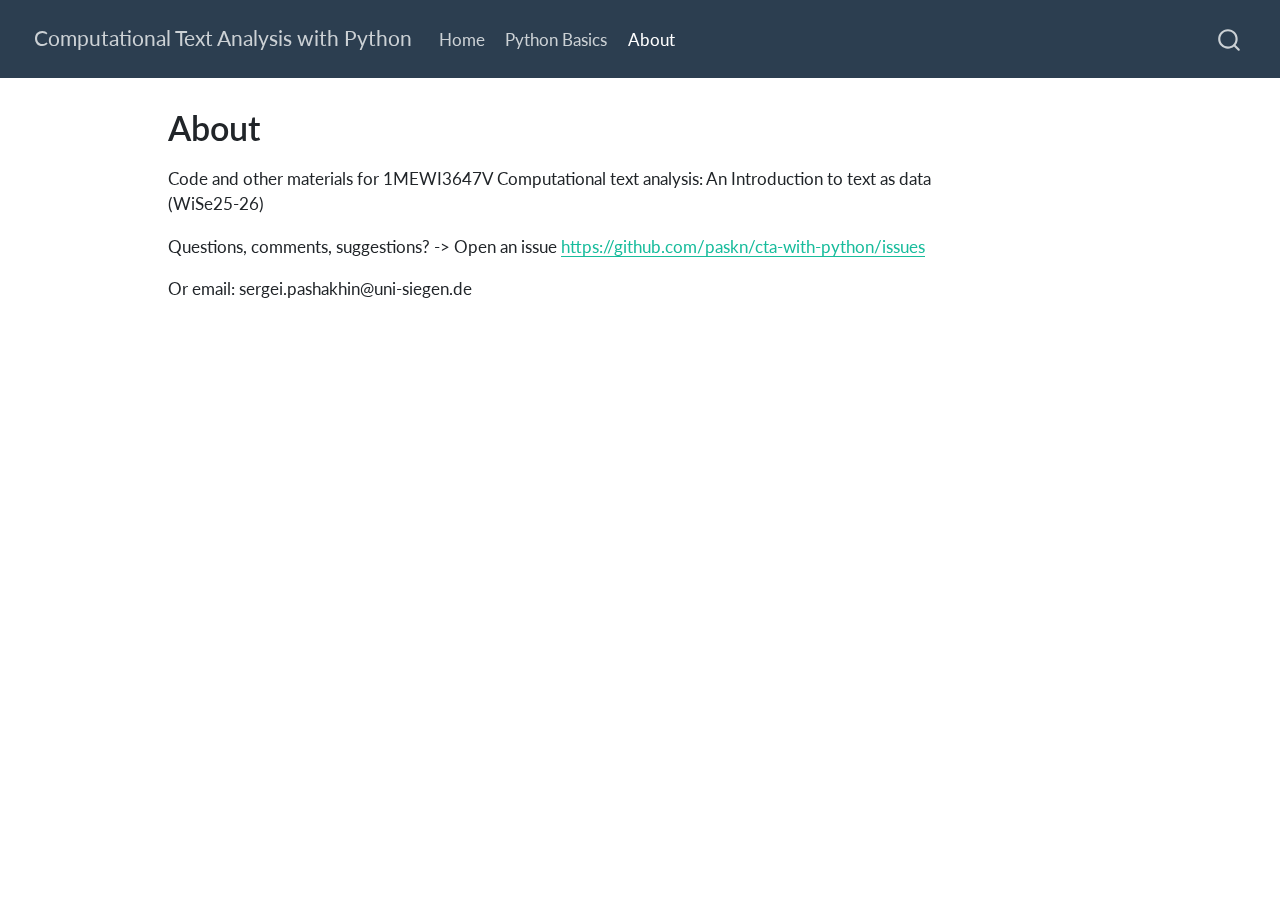
<file: about.html>
<!DOCTYPE html>
<html xmlns="http://www.w3.org/1999/xhtml" lang="en" xml:lang="en"><head>

<meta charset="utf-8">
<meta name="generator" content="quarto-1.8.25">

<meta name="viewport" content="width=device-width, initial-scale=1.0, user-scalable=yes">


<title>About – Computational Text Analysis with Python</title>
<style>
code{white-space: pre-wrap;}
span.smallcaps{font-variant: small-caps;}
div.columns{display: flex; gap: min(4vw, 1.5em);}
div.column{flex: auto; overflow-x: auto;}
div.hanging-indent{margin-left: 1.5em; text-indent: -1.5em;}
ul.task-list{list-style: none;}
ul.task-list li input[type="checkbox"] {
  width: 0.8em;
  margin: 0 0.8em 0.2em -1em; /* quarto-specific, see https://github.com/quarto-dev/quarto-cli/issues/4556 */ 
  vertical-align: middle;
}
</style>


<script src="site_libs/quarto-nav/quarto-nav.js"></script>
<script src="site_libs/quarto-nav/headroom.min.js"></script>
<script src="site_libs/clipboard/clipboard.min.js"></script>
<script src="site_libs/quarto-search/autocomplete.umd.js"></script>
<script src="site_libs/quarto-search/fuse.min.js"></script>
<script src="site_libs/quarto-search/quarto-search.js"></script>
<meta name="quarto:offset" content="./">
<script src="site_libs/quarto-html/quarto.js" type="module"></script>
<script src="site_libs/quarto-html/tabsets/tabsets.js" type="module"></script>
<script src="site_libs/quarto-html/axe/axe-check.js" type="module"></script>
<script src="site_libs/quarto-html/popper.min.js"></script>
<script src="site_libs/quarto-html/tippy.umd.min.js"></script>
<script src="site_libs/quarto-html/anchor.min.js"></script>
<link href="site_libs/quarto-html/tippy.css" rel="stylesheet">
<link href="site_libs/quarto-html/quarto-syntax-highlighting-7b89279ff1a6dce999919e0e67d4d9ec.css" rel="stylesheet" id="quarto-text-highlighting-styles">
<script src="site_libs/bootstrap/bootstrap.min.js"></script>
<link href="site_libs/bootstrap/bootstrap-icons.css" rel="stylesheet">
<link href="site_libs/bootstrap/bootstrap-1713a1406d2974de726a81ab5f352b8f.min.css" rel="stylesheet" append-hash="true" id="quarto-bootstrap" data-mode="light">
<script id="quarto-search-options" type="application/json">{
  "location": "navbar",
  "copy-button": false,
  "collapse-after": 3,
  "panel-placement": "end",
  "type": "overlay",
  "limit": 50,
  "keyboard-shortcut": [
    "f",
    "/",
    "s"
  ],
  "show-item-context": false,
  "language": {
    "search-no-results-text": "No results",
    "search-matching-documents-text": "matching documents",
    "search-copy-link-title": "Copy link to search",
    "search-hide-matches-text": "Hide additional matches",
    "search-more-match-text": "more match in this document",
    "search-more-matches-text": "more matches in this document",
    "search-clear-button-title": "Clear",
    "search-text-placeholder": "",
    "search-detached-cancel-button-title": "Cancel",
    "search-submit-button-title": "Submit",
    "search-label": "Search"
  }
}</script>


<link rel="stylesheet" href="styles.css">
</head>

<body class="nav-fixed quarto-light">

<div id="quarto-search-results"></div>
  <header id="quarto-header" class="headroom fixed-top">
    <nav class="navbar navbar-expand-lg " data-bs-theme="dark">
      <div class="navbar-container container-fluid">
      <div class="navbar-brand-container mx-auto">
    <a href="./index.html" class="navbar-brand navbar-brand-logo">
    </a>
    <a class="navbar-brand" href="./index.html">
    <span class="navbar-title">Computational Text Analysis with Python</span>
    </a>
  </div>
            <div id="quarto-search" class="" title="Search"></div>
          <button class="navbar-toggler" type="button" data-bs-toggle="collapse" data-bs-target="#navbarCollapse" aria-controls="navbarCollapse" role="menu" aria-expanded="false" aria-label="Toggle navigation" onclick="if (window.quartoToggleHeadroom) { window.quartoToggleHeadroom(); }">
  <span class="navbar-toggler-icon"></span>
</button>
          <div class="collapse navbar-collapse" id="navbarCollapse">
            <ul class="navbar-nav navbar-nav-scroll me-auto">
  <li class="nav-item">
    <a class="nav-link" href="./index.html"> 
<span class="menu-text">Home</span></a>
  </li>  
  <li class="nav-item">
    <a class="nav-link" href="./basic-python.html"> 
<span class="menu-text">Python Basics</span></a>
  </li>  
  <li class="nav-item">
    <a class="nav-link active" href="./about.html" aria-current="page"> 
<span class="menu-text">About</span></a>
  </li>  
</ul>
          </div> <!-- /navcollapse -->
            <div class="quarto-navbar-tools">
</div>
      </div> <!-- /container-fluid -->
    </nav>
</header>
<!-- content -->
<div id="quarto-content" class="quarto-container page-columns page-rows-contents page-layout-article page-navbar">
<!-- sidebar -->
<!-- margin-sidebar -->
    <div id="quarto-margin-sidebar" class="sidebar margin-sidebar zindex-bottom">
        
    </div>
<!-- main -->
<main class="content" id="quarto-document-content">

<header id="title-block-header" class="quarto-title-block default">
<div class="quarto-title">
<h1 class="title">About</h1>
</div>



<div class="quarto-title-meta">

    
  
    
  </div>
  


</header>


<p>Code and other materials for 1MEWI3647V Computational text analysis: An Introduction to text as data (WiSe25-26)</p>
<p>Questions, comments, suggestions? -&gt; Open an issue <a href="https://github.com/paskn/cta-with-python/issues">https://github.com/paskn/cta-with-python/issues</a></p>
<p>Or email: sergei.pashakhin@uni-siegen.de</p>



</main> <!-- /main -->
<script id="quarto-html-after-body" type="application/javascript">
  window.document.addEventListener("DOMContentLoaded", function (event) {
    const icon = "";
    const anchorJS = new window.AnchorJS();
    anchorJS.options = {
      placement: 'right',
      icon: icon
    };
    anchorJS.add('.anchored');
    const isCodeAnnotation = (el) => {
      for (const clz of el.classList) {
        if (clz.startsWith('code-annotation-')) {                     
          return true;
        }
      }
      return false;
    }
    const onCopySuccess = function(e) {
      // button target
      const button = e.trigger;
      // don't keep focus
      button.blur();
      // flash "checked"
      button.classList.add('code-copy-button-checked');
      var currentTitle = button.getAttribute("title");
      button.setAttribute("title", "Copied!");
      let tooltip;
      if (window.bootstrap) {
        button.setAttribute("data-bs-toggle", "tooltip");
        button.setAttribute("data-bs-placement", "left");
        button.setAttribute("data-bs-title", "Copied!");
        tooltip = new bootstrap.Tooltip(button, 
          { trigger: "manual", 
            customClass: "code-copy-button-tooltip",
            offset: [0, -8]});
        tooltip.show();    
      }
      setTimeout(function() {
        if (tooltip) {
          tooltip.hide();
          button.removeAttribute("data-bs-title");
          button.removeAttribute("data-bs-toggle");
          button.removeAttribute("data-bs-placement");
        }
        button.setAttribute("title", currentTitle);
        button.classList.remove('code-copy-button-checked');
      }, 1000);
      // clear code selection
      e.clearSelection();
    }
    const getTextToCopy = function(trigger) {
      const outerScaffold = trigger.parentElement.cloneNode(true);
      const codeEl = outerScaffold.querySelector('code');
      for (const childEl of codeEl.children) {
        if (isCodeAnnotation(childEl)) {
          childEl.remove();
        }
      }
      return codeEl.innerText;
    }
    const clipboard = new window.ClipboardJS('.code-copy-button:not([data-in-quarto-modal])', {
      text: getTextToCopy
    });
    clipboard.on('success', onCopySuccess);
    if (window.document.getElementById('quarto-embedded-source-code-modal')) {
      const clipboardModal = new window.ClipboardJS('.code-copy-button[data-in-quarto-modal]', {
        text: getTextToCopy,
        container: window.document.getElementById('quarto-embedded-source-code-modal')
      });
      clipboardModal.on('success', onCopySuccess);
    }
      var localhostRegex = new RegExp(/^(?:http|https):\/\/localhost\:?[0-9]*\//);
      var mailtoRegex = new RegExp(/^mailto:/);
        var filterRegex = new RegExp("https:\/\/paskn\.github\.io\/cta-with-python\/");
      var isInternal = (href) => {
          return filterRegex.test(href) || localhostRegex.test(href) || mailtoRegex.test(href);
      }
      // Inspect non-navigation links and adorn them if external
     var links = window.document.querySelectorAll('a[href]:not(.nav-link):not(.navbar-brand):not(.toc-action):not(.sidebar-link):not(.sidebar-item-toggle):not(.pagination-link):not(.no-external):not([aria-hidden]):not(.dropdown-item):not(.quarto-navigation-tool):not(.about-link)');
      for (var i=0; i<links.length; i++) {
        const link = links[i];
        if (!isInternal(link.href)) {
          // undo the damage that might have been done by quarto-nav.js in the case of
          // links that we want to consider external
          if (link.dataset.originalHref !== undefined) {
            link.href = link.dataset.originalHref;
          }
        }
      }
    function tippyHover(el, contentFn, onTriggerFn, onUntriggerFn) {
      const config = {
        allowHTML: true,
        maxWidth: 500,
        delay: 100,
        arrow: false,
        appendTo: function(el) {
            return el.parentElement;
        },
        interactive: true,
        interactiveBorder: 10,
        theme: 'quarto',
        placement: 'bottom-start',
      };
      if (contentFn) {
        config.content = contentFn;
      }
      if (onTriggerFn) {
        config.onTrigger = onTriggerFn;
      }
      if (onUntriggerFn) {
        config.onUntrigger = onUntriggerFn;
      }
      window.tippy(el, config); 
    }
    const noterefs = window.document.querySelectorAll('a[role="doc-noteref"]');
    for (var i=0; i<noterefs.length; i++) {
      const ref = noterefs[i];
      tippyHover(ref, function() {
        // use id or data attribute instead here
        let href = ref.getAttribute('data-footnote-href') || ref.getAttribute('href');
        try { href = new URL(href).hash; } catch {}
        const id = href.replace(/^#\/?/, "");
        const note = window.document.getElementById(id);
        if (note) {
          return note.innerHTML;
        } else {
          return "";
        }
      });
    }
    const xrefs = window.document.querySelectorAll('a.quarto-xref');
    const processXRef = (id, note) => {
      // Strip column container classes
      const stripColumnClz = (el) => {
        el.classList.remove("page-full", "page-columns");
        if (el.children) {
          for (const child of el.children) {
            stripColumnClz(child);
          }
        }
      }
      stripColumnClz(note)
      if (id === null || id.startsWith('sec-')) {
        // Special case sections, only their first couple elements
        const container = document.createElement("div");
        if (note.children && note.children.length > 2) {
          container.appendChild(note.children[0].cloneNode(true));
          for (let i = 1; i < note.children.length; i++) {
            const child = note.children[i];
            if (child.tagName === "P" && child.innerText === "") {
              continue;
            } else {
              container.appendChild(child.cloneNode(true));
              break;
            }
          }
          if (window.Quarto?.typesetMath) {
            window.Quarto.typesetMath(container);
          }
          return container.innerHTML
        } else {
          if (window.Quarto?.typesetMath) {
            window.Quarto.typesetMath(note);
          }
          return note.innerHTML;
        }
      } else {
        // Remove any anchor links if they are present
        const anchorLink = note.querySelector('a.anchorjs-link');
        if (anchorLink) {
          anchorLink.remove();
        }
        if (window.Quarto?.typesetMath) {
          window.Quarto.typesetMath(note);
        }
        if (note.classList.contains("callout")) {
          return note.outerHTML;
        } else {
          return note.innerHTML;
        }
      }
    }
    for (var i=0; i<xrefs.length; i++) {
      const xref = xrefs[i];
      tippyHover(xref, undefined, function(instance) {
        instance.disable();
        let url = xref.getAttribute('href');
        let hash = undefined; 
        if (url.startsWith('#')) {
          hash = url;
        } else {
          try { hash = new URL(url).hash; } catch {}
        }
        if (hash) {
          const id = hash.replace(/^#\/?/, "");
          const note = window.document.getElementById(id);
          if (note !== null) {
            try {
              const html = processXRef(id, note.cloneNode(true));
              instance.setContent(html);
            } finally {
              instance.enable();
              instance.show();
            }
          } else {
            // See if we can fetch this
            fetch(url.split('#')[0])
            .then(res => res.text())
            .then(html => {
              const parser = new DOMParser();
              const htmlDoc = parser.parseFromString(html, "text/html");
              const note = htmlDoc.getElementById(id);
              if (note !== null) {
                const html = processXRef(id, note);
                instance.setContent(html);
              } 
            }).finally(() => {
              instance.enable();
              instance.show();
            });
          }
        } else {
          // See if we can fetch a full url (with no hash to target)
          // This is a special case and we should probably do some content thinning / targeting
          fetch(url)
          .then(res => res.text())
          .then(html => {
            const parser = new DOMParser();
            const htmlDoc = parser.parseFromString(html, "text/html");
            const note = htmlDoc.querySelector('main.content');
            if (note !== null) {
              // This should only happen for chapter cross references
              // (since there is no id in the URL)
              // remove the first header
              if (note.children.length > 0 && note.children[0].tagName === "HEADER") {
                note.children[0].remove();
              }
              const html = processXRef(null, note);
              instance.setContent(html);
            } 
          }).finally(() => {
            instance.enable();
            instance.show();
          });
        }
      }, function(instance) {
      });
    }
        let selectedAnnoteEl;
        const selectorForAnnotation = ( cell, annotation) => {
          let cellAttr = 'data-code-cell="' + cell + '"';
          let lineAttr = 'data-code-annotation="' +  annotation + '"';
          const selector = 'span[' + cellAttr + '][' + lineAttr + ']';
          return selector;
        }
        const selectCodeLines = (annoteEl) => {
          const doc = window.document;
          const targetCell = annoteEl.getAttribute("data-target-cell");
          const targetAnnotation = annoteEl.getAttribute("data-target-annotation");
          const annoteSpan = window.document.querySelector(selectorForAnnotation(targetCell, targetAnnotation));
          const lines = annoteSpan.getAttribute("data-code-lines").split(",");
          const lineIds = lines.map((line) => {
            return targetCell + "-" + line;
          })
          let top = null;
          let height = null;
          let parent = null;
          if (lineIds.length > 0) {
              //compute the position of the single el (top and bottom and make a div)
              const el = window.document.getElementById(lineIds[0]);
              top = el.offsetTop;
              height = el.offsetHeight;
              parent = el.parentElement.parentElement;
            if (lineIds.length > 1) {
              const lastEl = window.document.getElementById(lineIds[lineIds.length - 1]);
              const bottom = lastEl.offsetTop + lastEl.offsetHeight;
              height = bottom - top;
            }
            if (top !== null && height !== null && parent !== null) {
              // cook up a div (if necessary) and position it 
              let div = window.document.getElementById("code-annotation-line-highlight");
              if (div === null) {
                div = window.document.createElement("div");
                div.setAttribute("id", "code-annotation-line-highlight");
                div.style.position = 'absolute';
                parent.appendChild(div);
              }
              div.style.top = top - 2 + "px";
              div.style.height = height + 4 + "px";
              div.style.left = 0;
              let gutterDiv = window.document.getElementById("code-annotation-line-highlight-gutter");
              if (gutterDiv === null) {
                gutterDiv = window.document.createElement("div");
                gutterDiv.setAttribute("id", "code-annotation-line-highlight-gutter");
                gutterDiv.style.position = 'absolute';
                const codeCell = window.document.getElementById(targetCell);
                const gutter = codeCell.querySelector('.code-annotation-gutter');
                gutter.appendChild(gutterDiv);
              }
              gutterDiv.style.top = top - 2 + "px";
              gutterDiv.style.height = height + 4 + "px";
            }
            selectedAnnoteEl = annoteEl;
          }
        };
        const unselectCodeLines = () => {
          const elementsIds = ["code-annotation-line-highlight", "code-annotation-line-highlight-gutter"];
          elementsIds.forEach((elId) => {
            const div = window.document.getElementById(elId);
            if (div) {
              div.remove();
            }
          });
          selectedAnnoteEl = undefined;
        };
          // Handle positioning of the toggle
      window.addEventListener(
        "resize",
        throttle(() => {
          elRect = undefined;
          if (selectedAnnoteEl) {
            selectCodeLines(selectedAnnoteEl);
          }
        }, 10)
      );
      function throttle(fn, ms) {
      let throttle = false;
      let timer;
        return (...args) => {
          if(!throttle) { // first call gets through
              fn.apply(this, args);
              throttle = true;
          } else { // all the others get throttled
              if(timer) clearTimeout(timer); // cancel #2
              timer = setTimeout(() => {
                fn.apply(this, args);
                timer = throttle = false;
              }, ms);
          }
        };
      }
        // Attach click handler to the DT
        const annoteDls = window.document.querySelectorAll('dt[data-target-cell]');
        for (const annoteDlNode of annoteDls) {
          annoteDlNode.addEventListener('click', (event) => {
            const clickedEl = event.target;
            if (clickedEl !== selectedAnnoteEl) {
              unselectCodeLines();
              const activeEl = window.document.querySelector('dt[data-target-cell].code-annotation-active');
              if (activeEl) {
                activeEl.classList.remove('code-annotation-active');
              }
              selectCodeLines(clickedEl);
              clickedEl.classList.add('code-annotation-active');
            } else {
              // Unselect the line
              unselectCodeLines();
              clickedEl.classList.remove('code-annotation-active');
            }
          });
        }
    const findCites = (el) => {
      const parentEl = el.parentElement;
      if (parentEl) {
        const cites = parentEl.dataset.cites;
        if (cites) {
          return {
            el,
            cites: cites.split(' ')
          };
        } else {
          return findCites(el.parentElement)
        }
      } else {
        return undefined;
      }
    };
    var bibliorefs = window.document.querySelectorAll('a[role="doc-biblioref"]');
    for (var i=0; i<bibliorefs.length; i++) {
      const ref = bibliorefs[i];
      const citeInfo = findCites(ref);
      if (citeInfo) {
        tippyHover(citeInfo.el, function() {
          var popup = window.document.createElement('div');
          citeInfo.cites.forEach(function(cite) {
            var citeDiv = window.document.createElement('div');
            citeDiv.classList.add('hanging-indent');
            citeDiv.classList.add('csl-entry');
            var biblioDiv = window.document.getElementById('ref-' + cite);
            if (biblioDiv) {
              citeDiv.innerHTML = biblioDiv.innerHTML;
            }
            popup.appendChild(citeDiv);
          });
          return popup.innerHTML;
        });
      }
    }
  });
  </script>
</div> <!-- /content -->




</body></html>
</file>
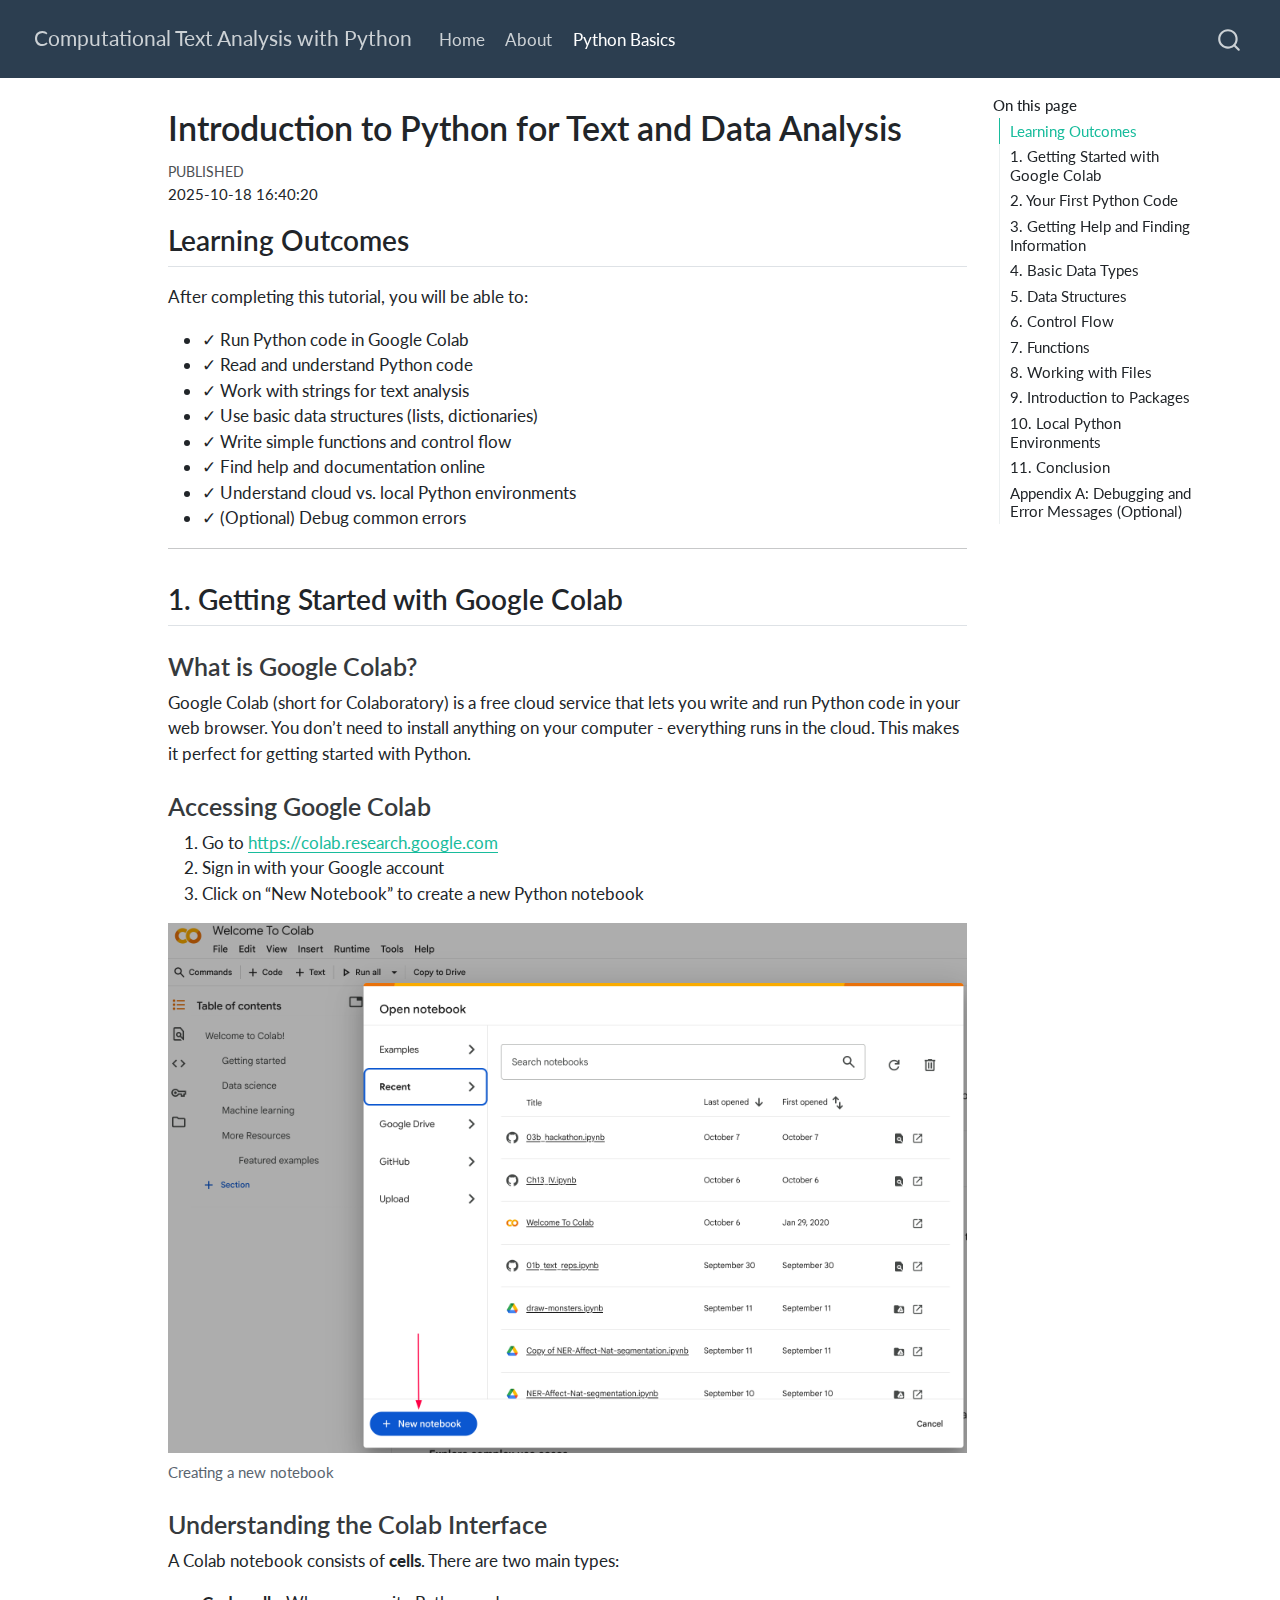
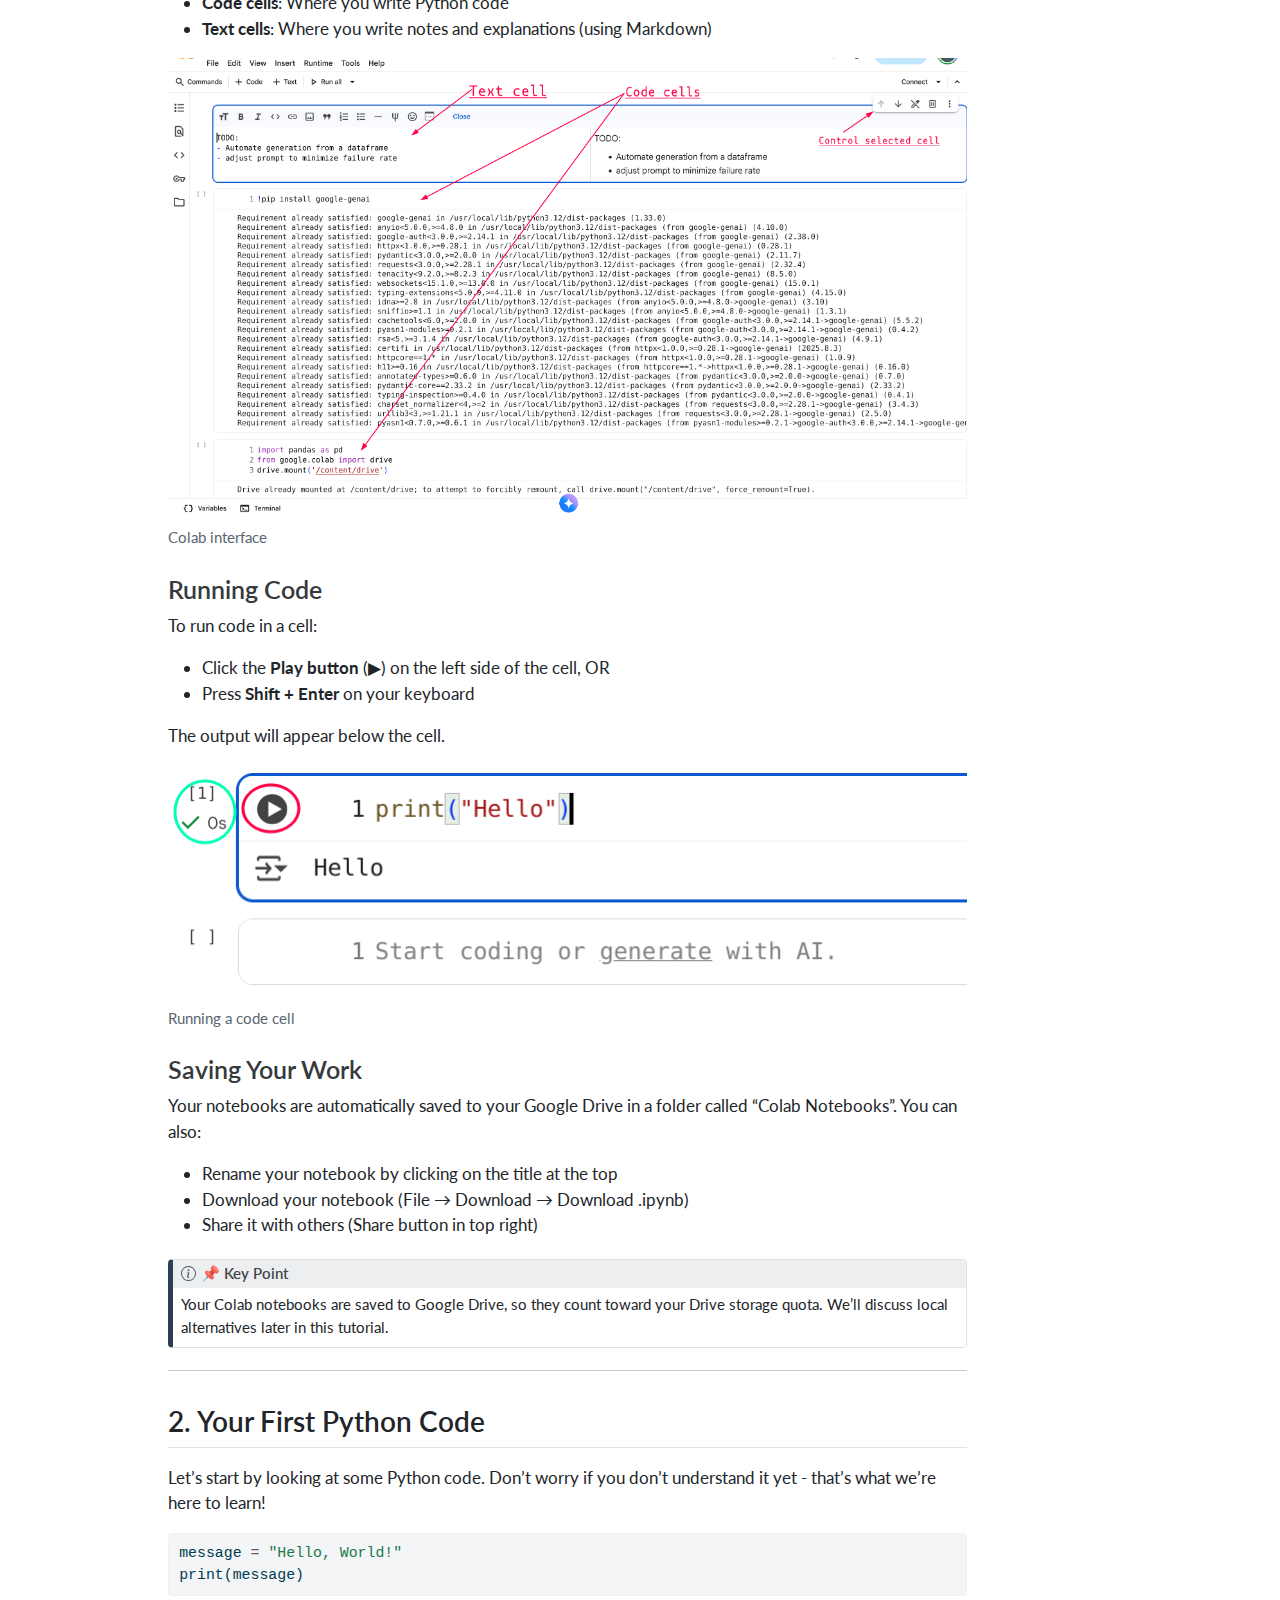
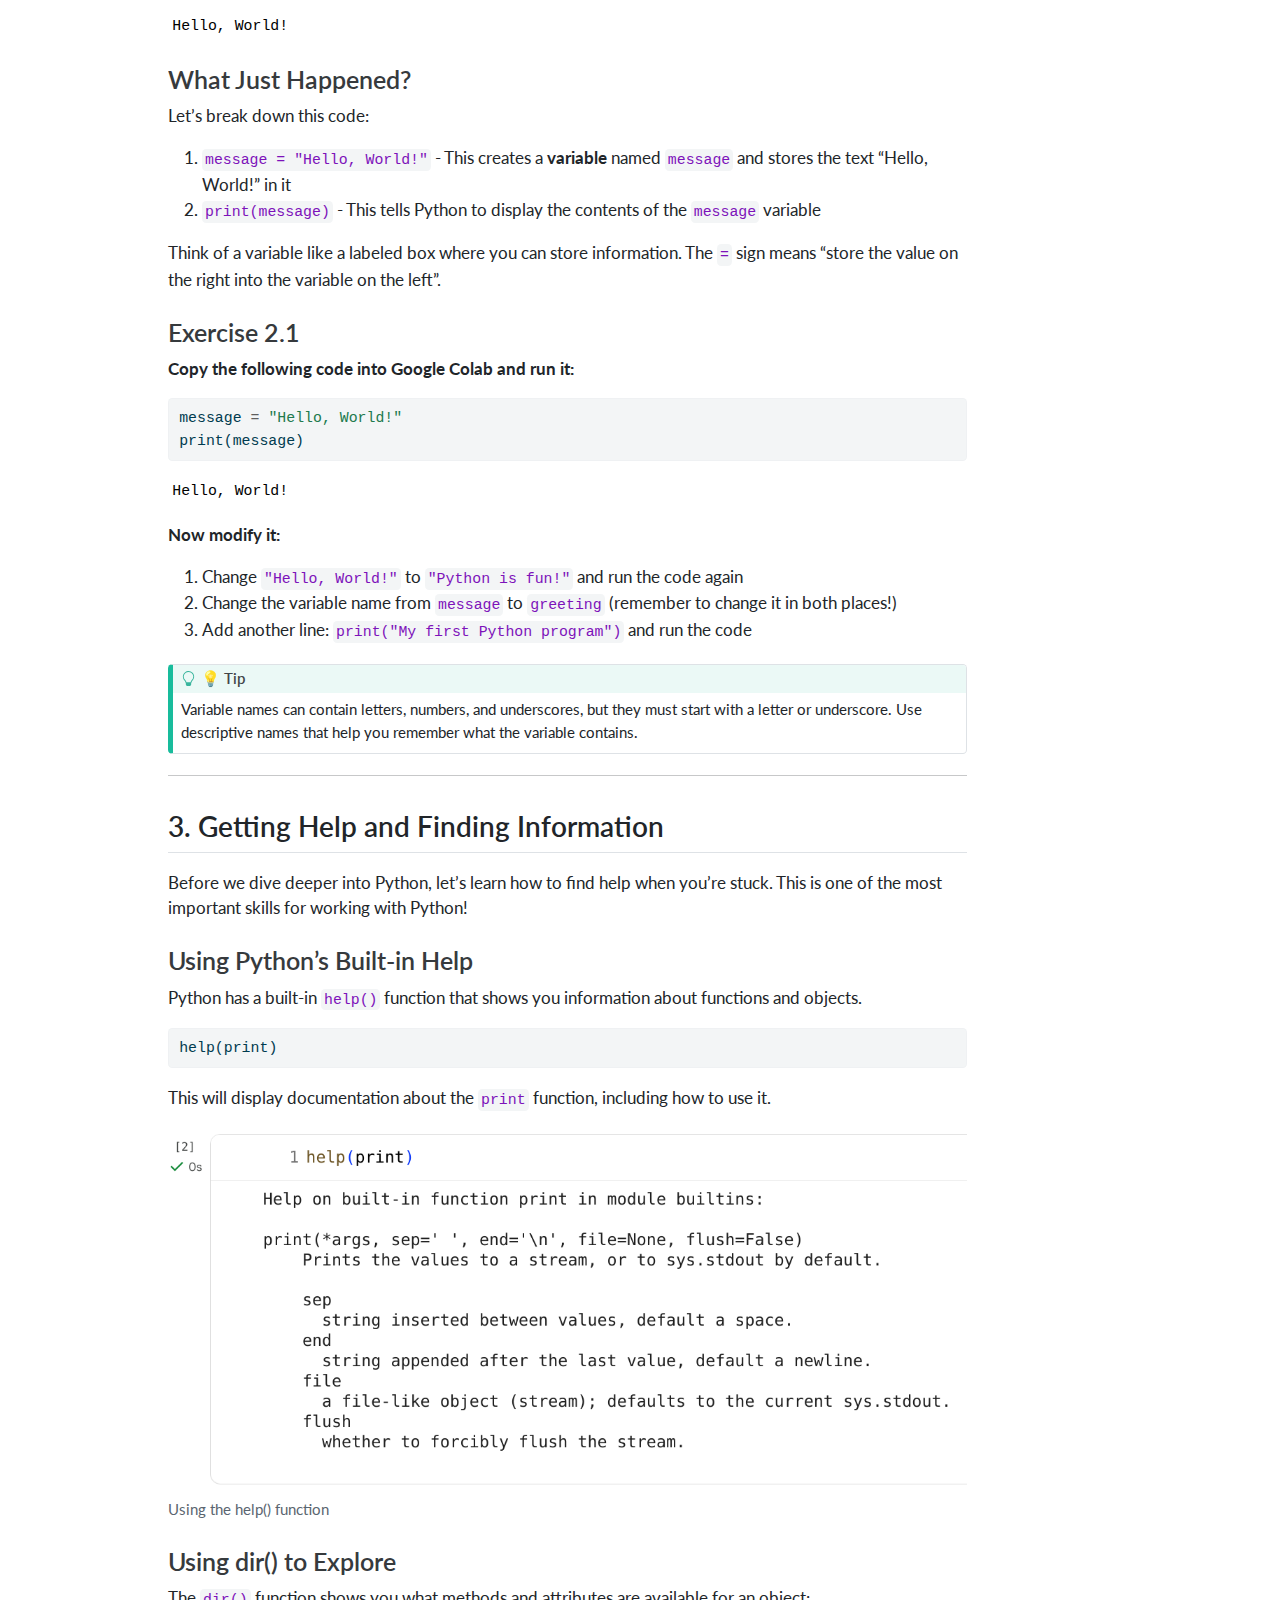
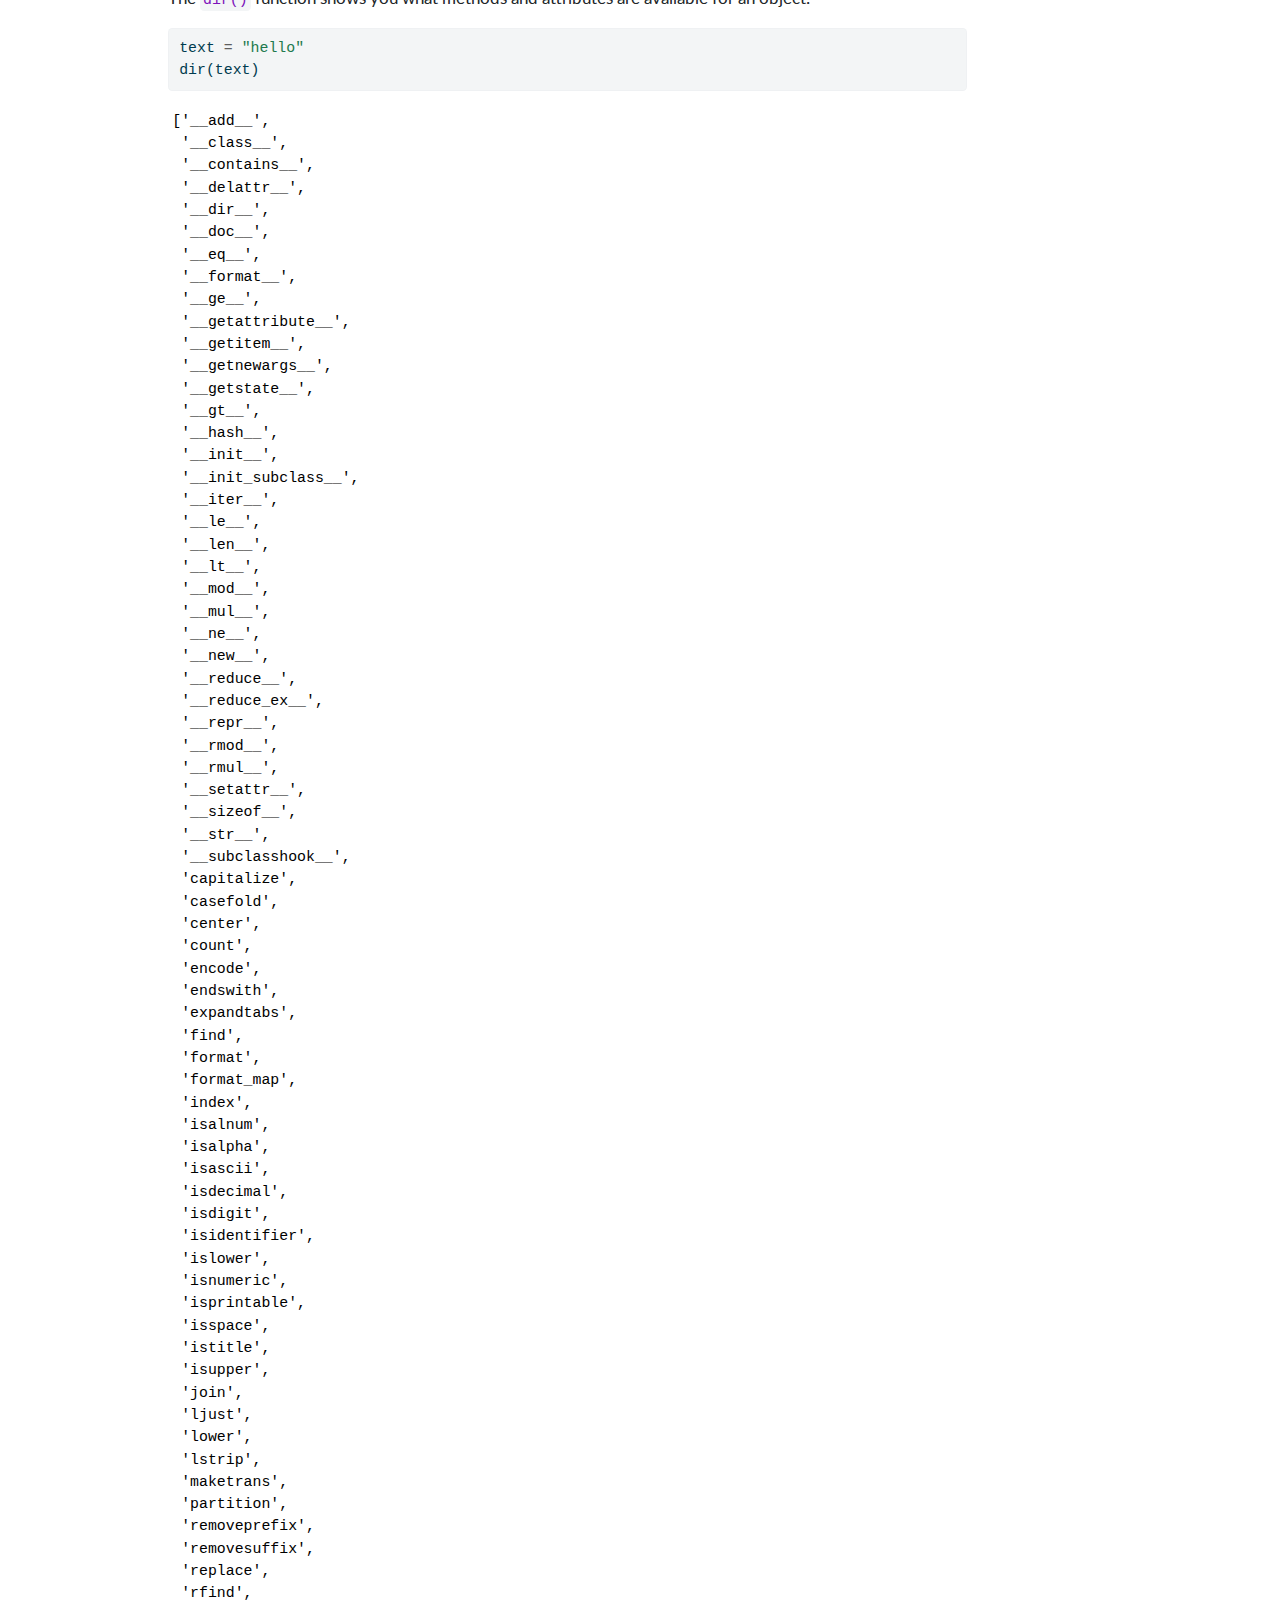
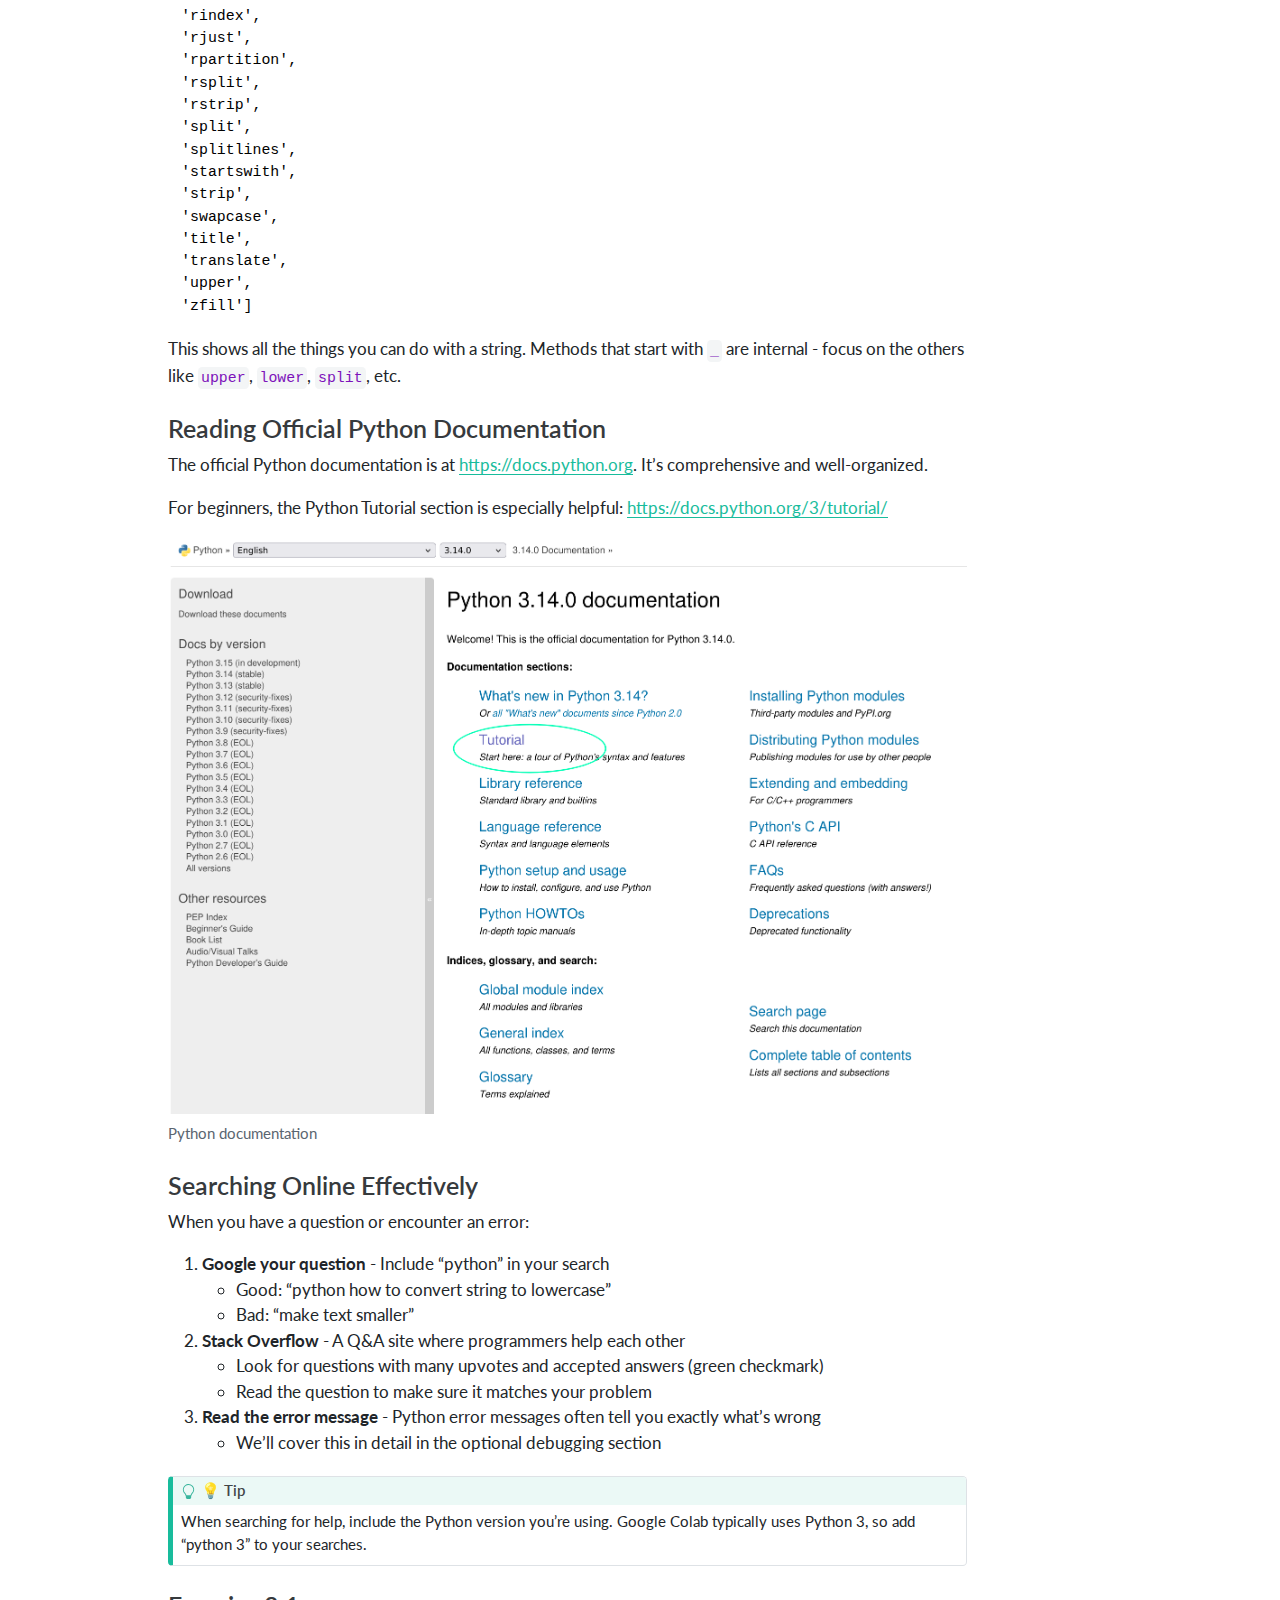
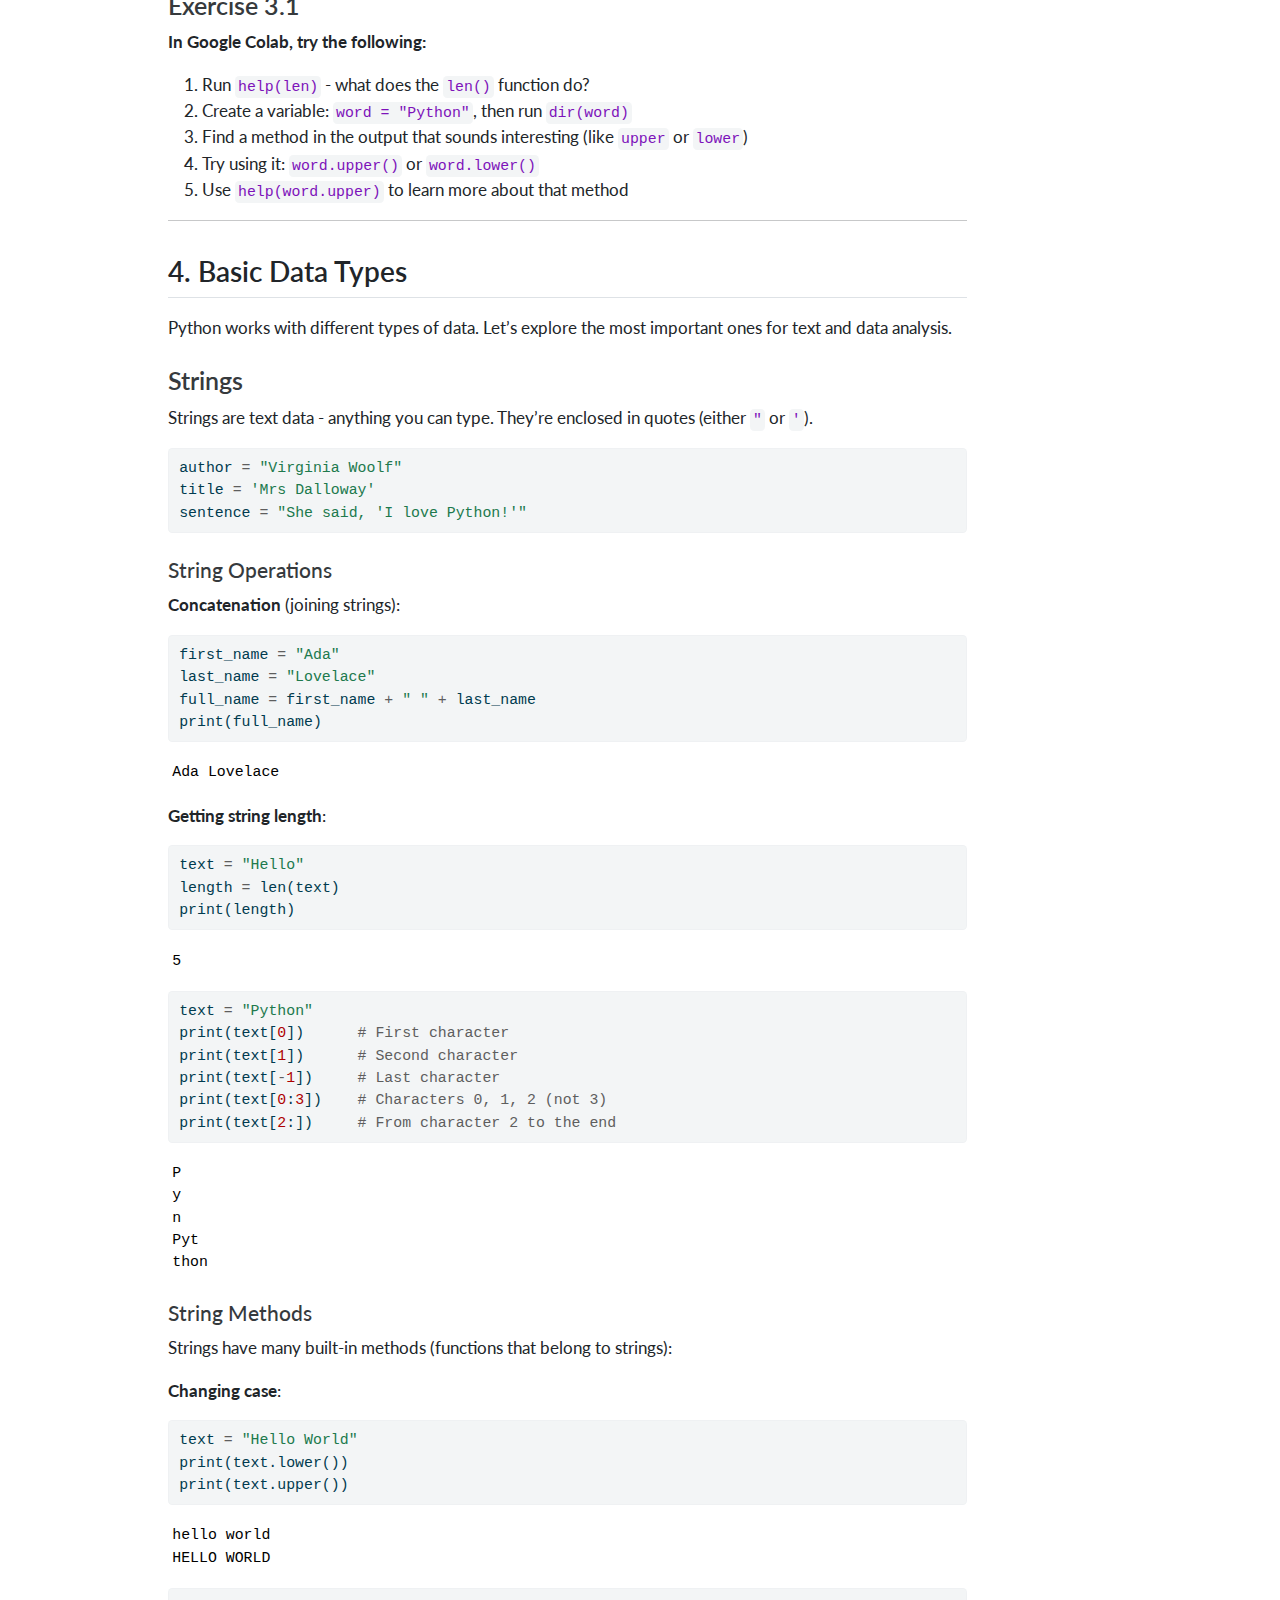
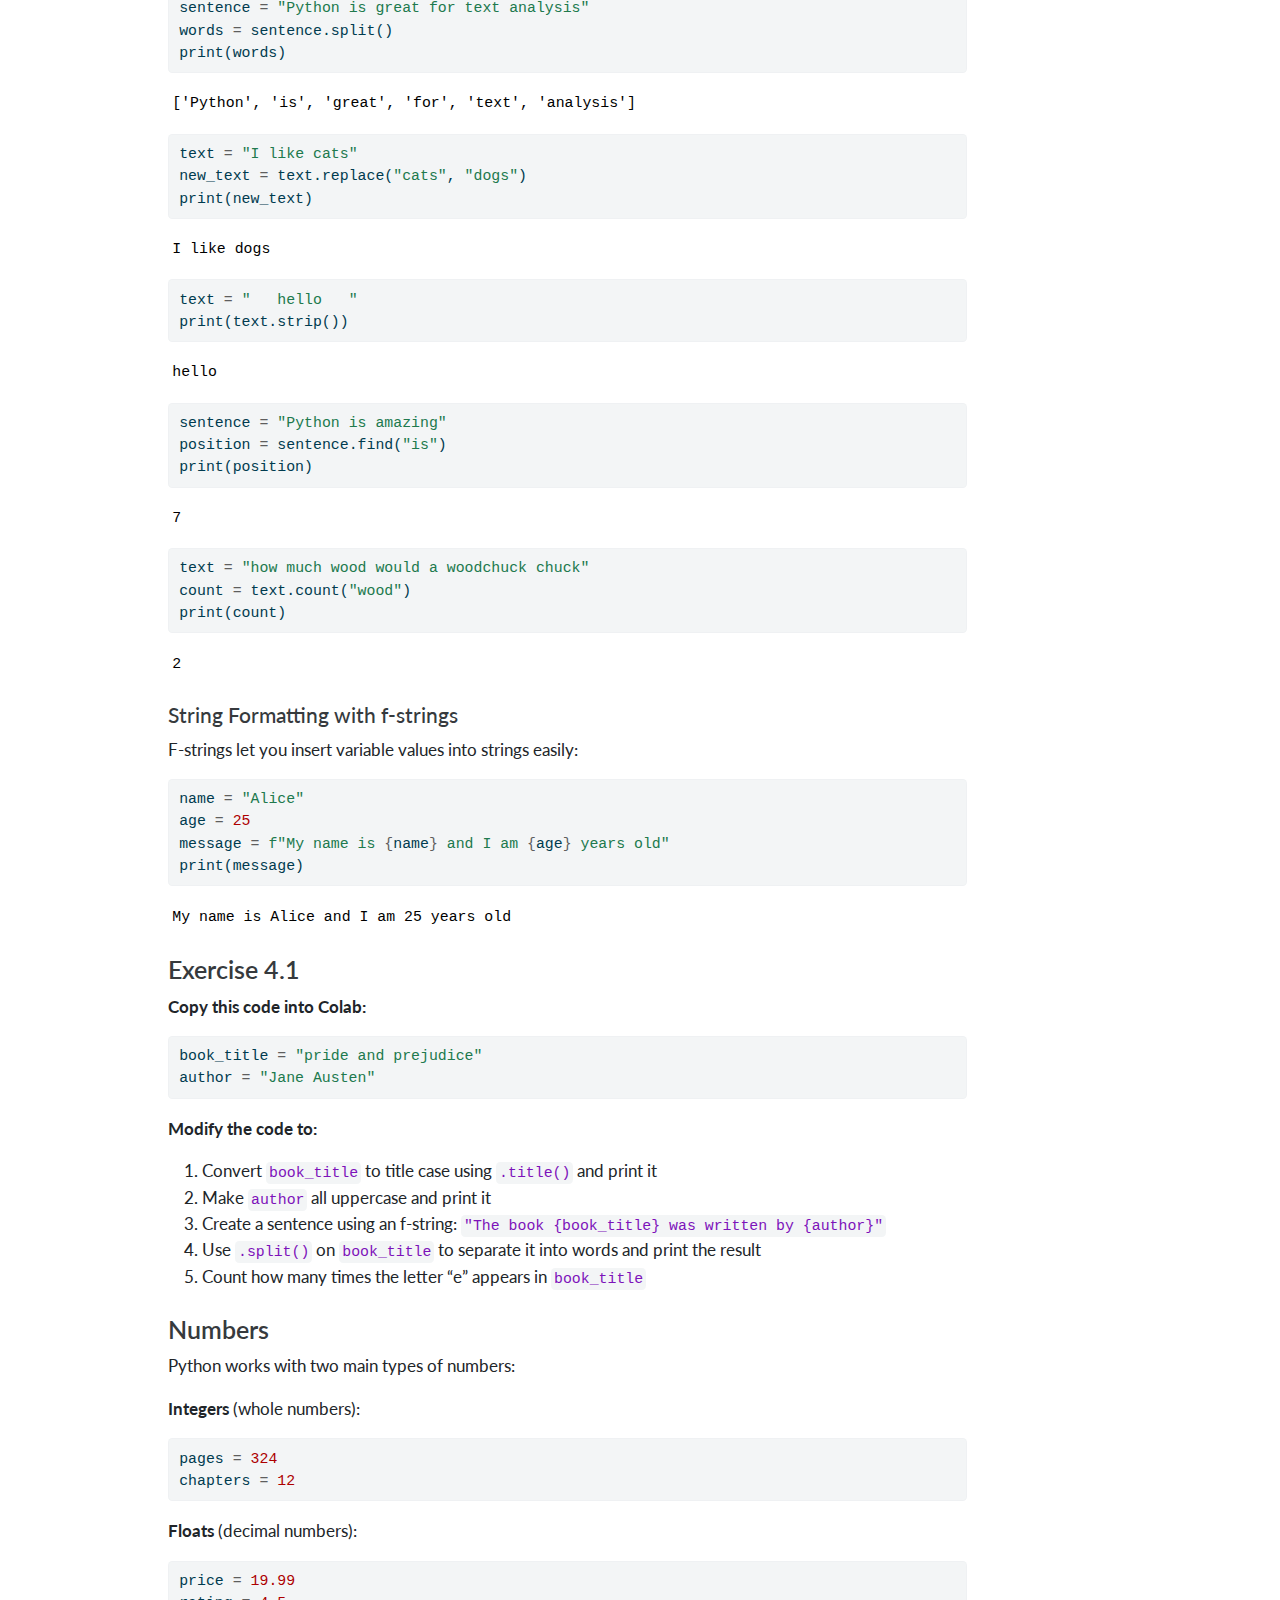
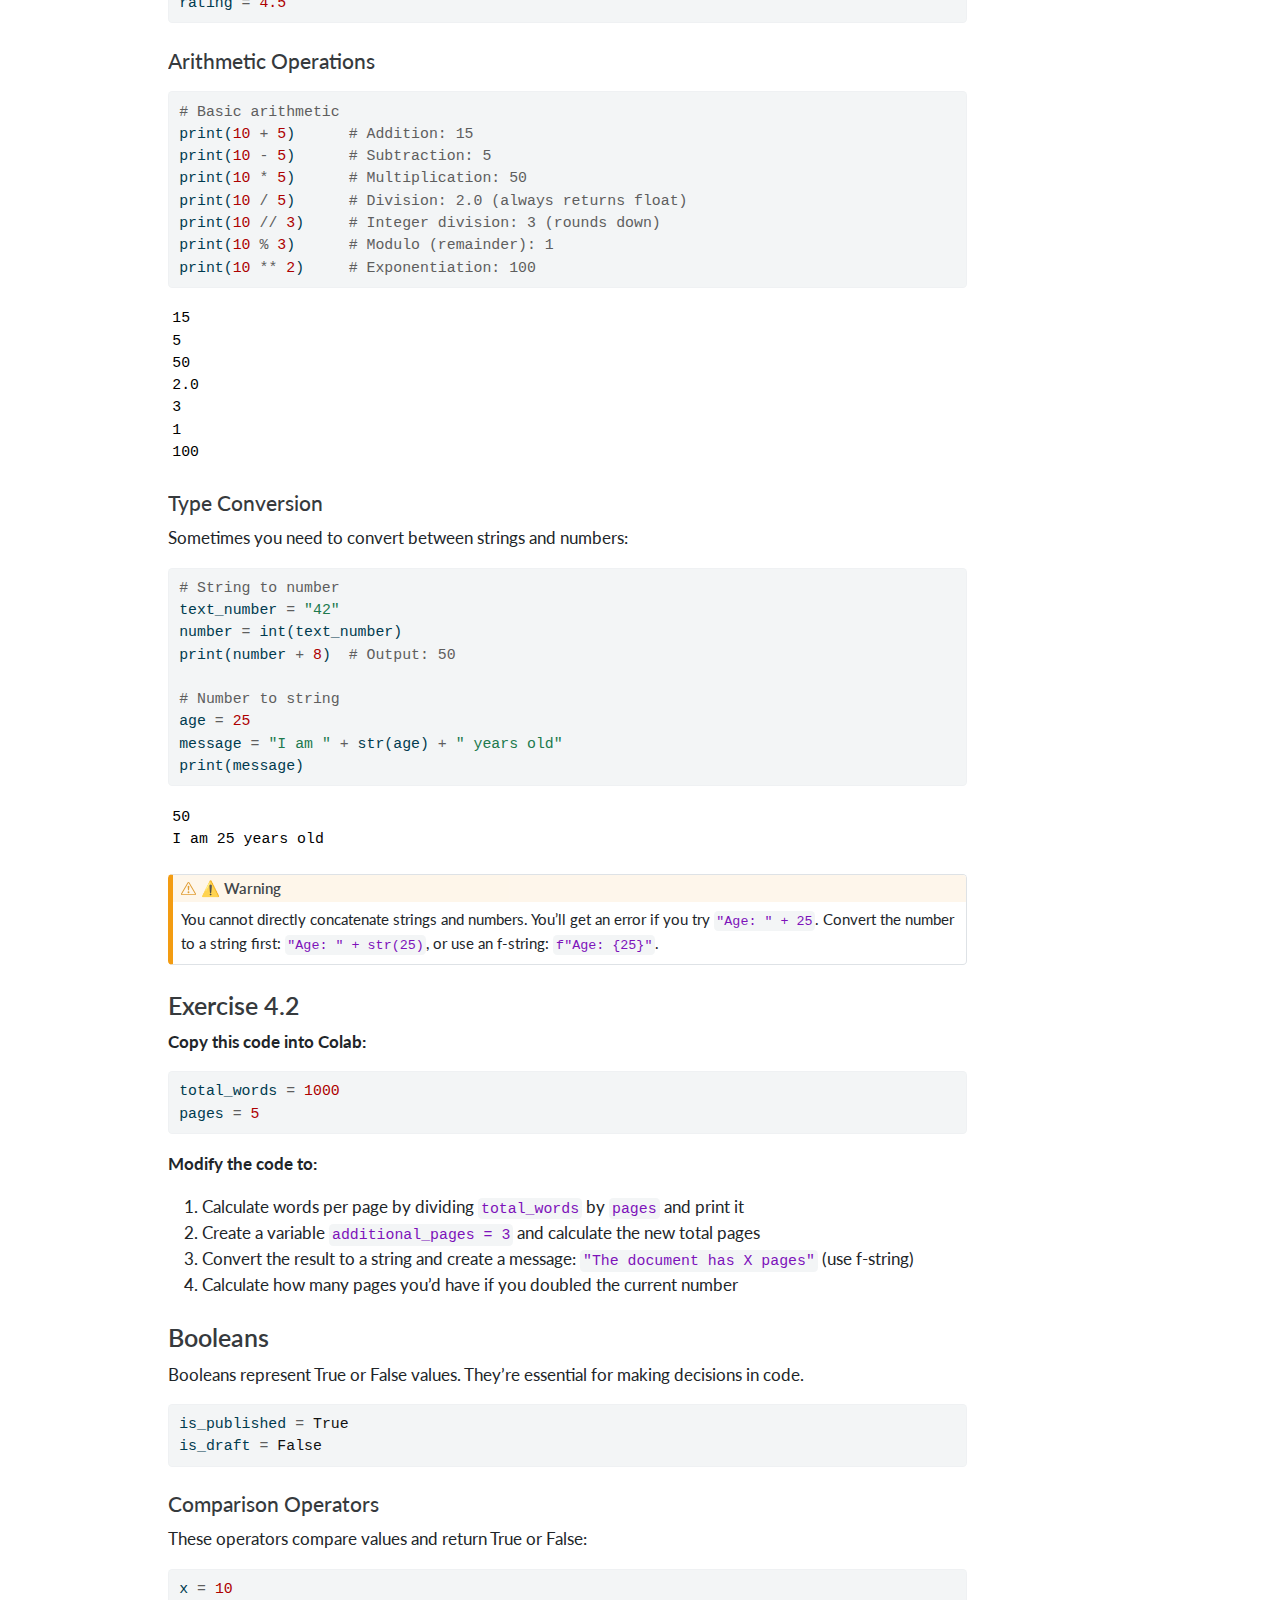
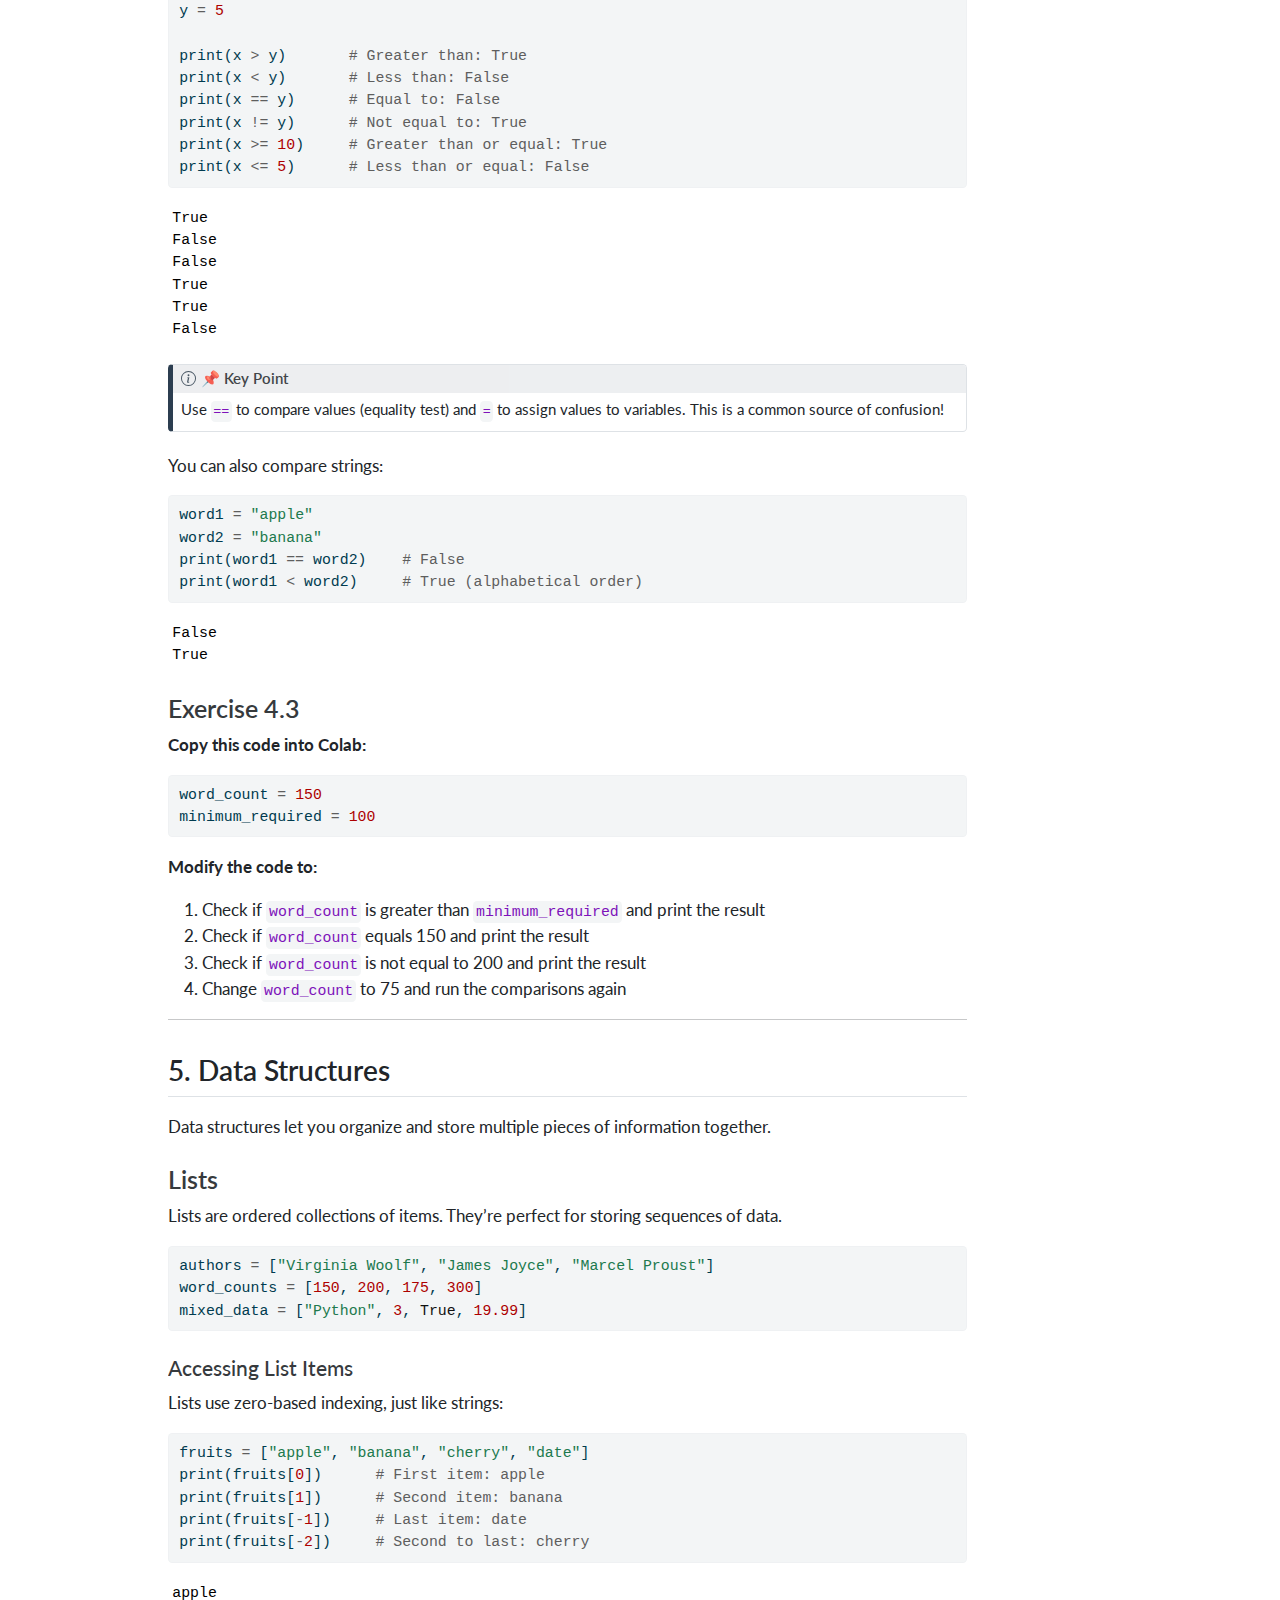
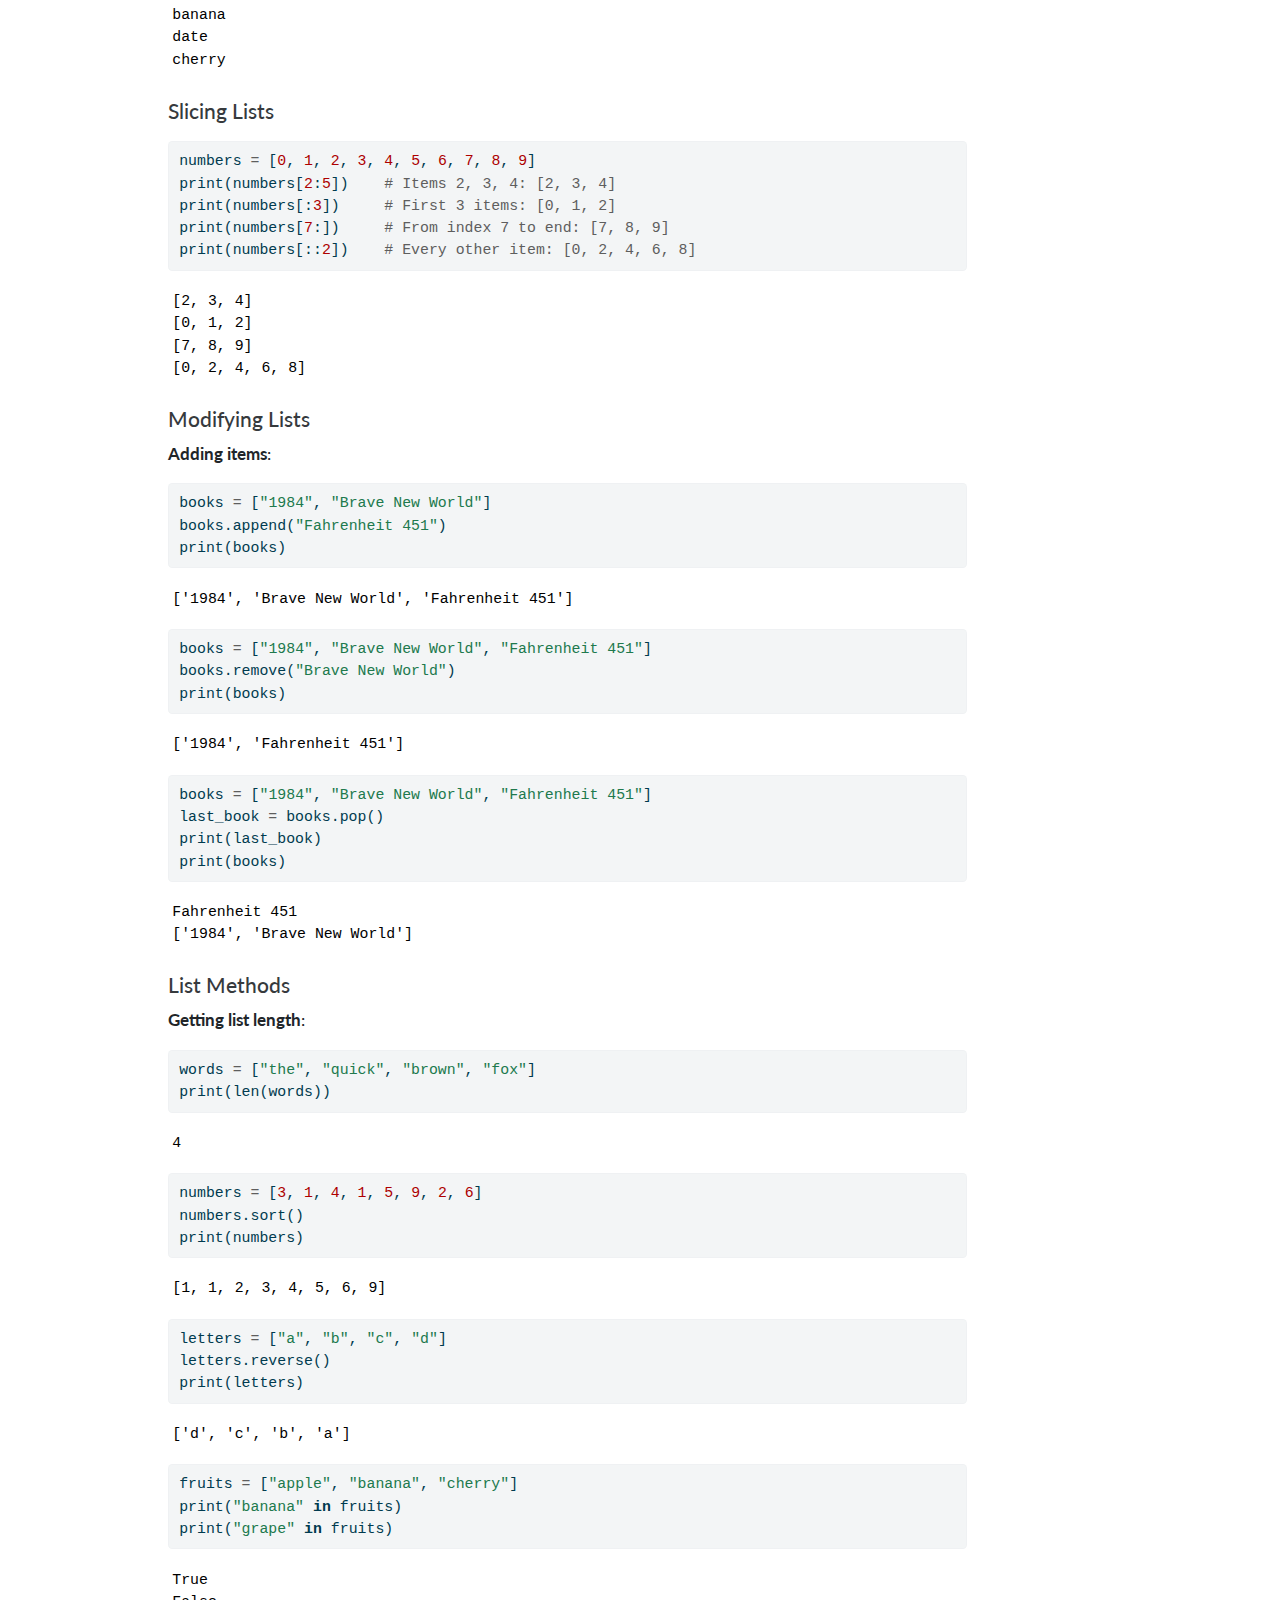
<file: basic-python.html>
<!DOCTYPE html>
<html xmlns="http://www.w3.org/1999/xhtml" lang="en" xml:lang="en"><head>

<meta charset="utf-8">
<meta name="generator" content="quarto-1.8.25">

<meta name="viewport" content="width=device-width, initial-scale=1.0, user-scalable=yes">


<title>Introduction to Python for Text and Data Analysis – Computational Text Analysis with Python</title>
<style>
code{white-space: pre-wrap;}
span.smallcaps{font-variant: small-caps;}
div.columns{display: flex; gap: min(4vw, 1.5em);}
div.column{flex: auto; overflow-x: auto;}
div.hanging-indent{margin-left: 1.5em; text-indent: -1.5em;}
ul.task-list{list-style: none;}
ul.task-list li input[type="checkbox"] {
  width: 0.8em;
  margin: 0 0.8em 0.2em -1em; /* quarto-specific, see https://github.com/quarto-dev/quarto-cli/issues/4556 */ 
  vertical-align: middle;
}
/* CSS for syntax highlighting */
html { -webkit-text-size-adjust: 100%; }
pre > code.sourceCode { white-space: pre; position: relative; }
pre > code.sourceCode > span { display: inline-block; line-height: 1.25; }
pre > code.sourceCode > span:empty { height: 1.2em; }
.sourceCode { overflow: visible; }
code.sourceCode > span { color: inherit; text-decoration: inherit; }
div.sourceCode { margin: 1em 0; }
pre.sourceCode { margin: 0; }
@media screen {
div.sourceCode { overflow: auto; }
}
@media print {
pre > code.sourceCode { white-space: pre-wrap; }
pre > code.sourceCode > span { text-indent: -5em; padding-left: 5em; }
}
pre.numberSource code
  { counter-reset: source-line 0; }
pre.numberSource code > span
  { position: relative; left: -4em; counter-increment: source-line; }
pre.numberSource code > span > a:first-child::before
  { content: counter(source-line);
    position: relative; left: -1em; text-align: right; vertical-align: baseline;
    border: none; display: inline-block;
    -webkit-touch-callout: none; -webkit-user-select: none;
    -khtml-user-select: none; -moz-user-select: none;
    -ms-user-select: none; user-select: none;
    padding: 0 4px; width: 4em;
  }
pre.numberSource { margin-left: 3em;  padding-left: 4px; }
div.sourceCode
  {   }
@media screen {
pre > code.sourceCode > span > a:first-child::before { text-decoration: underline; }
}
</style>


<script src="site_libs/quarto-nav/quarto-nav.js"></script>
<script src="site_libs/quarto-nav/headroom.min.js"></script>
<script src="site_libs/clipboard/clipboard.min.js"></script>
<script src="site_libs/quarto-search/autocomplete.umd.js"></script>
<script src="site_libs/quarto-search/fuse.min.js"></script>
<script src="site_libs/quarto-search/quarto-search.js"></script>
<meta name="quarto:offset" content="./">
<script src="site_libs/quarto-html/quarto.js" type="module"></script>
<script src="site_libs/quarto-html/tabsets/tabsets.js" type="module"></script>
<script src="site_libs/quarto-html/axe/axe-check.js" type="module"></script>
<script src="site_libs/quarto-html/popper.min.js"></script>
<script src="site_libs/quarto-html/tippy.umd.min.js"></script>
<script src="site_libs/quarto-html/anchor.min.js"></script>
<link href="site_libs/quarto-html/tippy.css" rel="stylesheet">
<link href="site_libs/quarto-html/quarto-syntax-highlighting-7b89279ff1a6dce999919e0e67d4d9ec.css" rel="stylesheet" id="quarto-text-highlighting-styles">
<script src="site_libs/bootstrap/bootstrap.min.js"></script>
<link href="site_libs/bootstrap/bootstrap-icons.css" rel="stylesheet">
<link href="site_libs/bootstrap/bootstrap-1713a1406d2974de726a81ab5f352b8f.min.css" rel="stylesheet" append-hash="true" id="quarto-bootstrap" data-mode="light">
<script id="quarto-search-options" type="application/json">{
  "location": "navbar",
  "copy-button": false,
  "collapse-after": 3,
  "panel-placement": "end",
  "type": "overlay",
  "limit": 50,
  "keyboard-shortcut": [
    "f",
    "/",
    "s"
  ],
  "show-item-context": false,
  "language": {
    "search-no-results-text": "No results",
    "search-matching-documents-text": "matching documents",
    "search-copy-link-title": "Copy link to search",
    "search-hide-matches-text": "Hide additional matches",
    "search-more-match-text": "more match in this document",
    "search-more-matches-text": "more matches in this document",
    "search-clear-button-title": "Clear",
    "search-text-placeholder": "",
    "search-detached-cancel-button-title": "Cancel",
    "search-submit-button-title": "Submit",
    "search-label": "Search"
  }
}</script>


<link rel="stylesheet" href="styles.css">
</head>

<body class="nav-fixed quarto-light">

<div id="quarto-search-results"></div>
  <header id="quarto-header" class="headroom fixed-top">
    <nav class="navbar navbar-expand-lg " data-bs-theme="dark">
      <div class="navbar-container container-fluid">
      <div class="navbar-brand-container mx-auto">
    <a href="./index.html" class="navbar-brand navbar-brand-logo">
    </a>
    <a class="navbar-brand" href="./index.html">
    <span class="navbar-title">Computational Text Analysis with Python</span>
    </a>
  </div>
            <div id="quarto-search" class="" title="Search"></div>
          <button class="navbar-toggler" type="button" data-bs-toggle="collapse" data-bs-target="#navbarCollapse" aria-controls="navbarCollapse" role="menu" aria-expanded="false" aria-label="Toggle navigation" onclick="if (window.quartoToggleHeadroom) { window.quartoToggleHeadroom(); }">
  <span class="navbar-toggler-icon"></span>
</button>
          <div class="collapse navbar-collapse" id="navbarCollapse">
            <ul class="navbar-nav navbar-nav-scroll me-auto">
  <li class="nav-item">
    <a class="nav-link" href="./index.html"> 
<span class="menu-text">Home</span></a>
  </li>  
  <li class="nav-item">
    <a class="nav-link" href="./about.html"> 
<span class="menu-text">About</span></a>
  </li>  
  <li class="nav-item">
    <a class="nav-link active" href="./basic-python.html" aria-current="page"> 
<span class="menu-text">Python Basics</span></a>
  </li>  
</ul>
          </div> <!-- /navcollapse -->
            <div class="quarto-navbar-tools">
</div>
      </div> <!-- /container-fluid -->
    </nav>
</header>
<!-- content -->
<div id="quarto-content" class="quarto-container page-columns page-rows-contents page-layout-article page-navbar">
<!-- sidebar -->
<!-- margin-sidebar -->
    <div id="quarto-margin-sidebar" class="sidebar margin-sidebar">
        <nav id="TOC" role="doc-toc" class="toc-active">
    <h2 id="toc-title">On this page</h2>
   
  <ul>
  <li><a href="#learning-outcomes" id="toc-learning-outcomes" class="nav-link active" data-scroll-target="#learning-outcomes">Learning Outcomes</a></li>
  <li><a href="#getting-started-with-google-colab" id="toc-getting-started-with-google-colab" class="nav-link" data-scroll-target="#getting-started-with-google-colab">1. Getting Started with Google Colab</a>
  <ul class="collapse">
  <li><a href="#what-is-google-colab" id="toc-what-is-google-colab" class="nav-link" data-scroll-target="#what-is-google-colab">What is Google Colab?</a></li>
  <li><a href="#accessing-google-colab" id="toc-accessing-google-colab" class="nav-link" data-scroll-target="#accessing-google-colab">Accessing Google Colab</a></li>
  <li><a href="#understanding-the-colab-interface" id="toc-understanding-the-colab-interface" class="nav-link" data-scroll-target="#understanding-the-colab-interface">Understanding the Colab Interface</a></li>
  <li><a href="#running-code" id="toc-running-code" class="nav-link" data-scroll-target="#running-code">Running Code</a></li>
  <li><a href="#saving-your-work" id="toc-saving-your-work" class="nav-link" data-scroll-target="#saving-your-work">Saving Your Work</a></li>
  </ul></li>
  <li><a href="#your-first-python-code" id="toc-your-first-python-code" class="nav-link" data-scroll-target="#your-first-python-code">2. Your First Python Code</a>
  <ul class="collapse">
  <li><a href="#what-just-happened" id="toc-what-just-happened" class="nav-link" data-scroll-target="#what-just-happened">What Just Happened?</a></li>
  <li><a href="#exercise-2.1" id="toc-exercise-2.1" class="nav-link" data-scroll-target="#exercise-2.1">Exercise 2.1</a></li>
  </ul></li>
  <li><a href="#getting-help-and-finding-information" id="toc-getting-help-and-finding-information" class="nav-link" data-scroll-target="#getting-help-and-finding-information">3. Getting Help and Finding Information</a>
  <ul class="collapse">
  <li><a href="#using-pythons-built-in-help" id="toc-using-pythons-built-in-help" class="nav-link" data-scroll-target="#using-pythons-built-in-help">Using Python’s Built-in Help</a></li>
  <li><a href="#using-dir-to-explore" id="toc-using-dir-to-explore" class="nav-link" data-scroll-target="#using-dir-to-explore">Using dir() to Explore</a></li>
  <li><a href="#reading-official-python-documentation" id="toc-reading-official-python-documentation" class="nav-link" data-scroll-target="#reading-official-python-documentation">Reading Official Python Documentation</a></li>
  <li><a href="#searching-online-effectively" id="toc-searching-online-effectively" class="nav-link" data-scroll-target="#searching-online-effectively">Searching Online Effectively</a></li>
  <li><a href="#exercise-3.1" id="toc-exercise-3.1" class="nav-link" data-scroll-target="#exercise-3.1">Exercise 3.1</a></li>
  </ul></li>
  <li><a href="#basic-data-types" id="toc-basic-data-types" class="nav-link" data-scroll-target="#basic-data-types">4. Basic Data Types</a>
  <ul class="collapse">
  <li><a href="#strings" id="toc-strings" class="nav-link" data-scroll-target="#strings">Strings</a></li>
  <li><a href="#exercise-4.1" id="toc-exercise-4.1" class="nav-link" data-scroll-target="#exercise-4.1">Exercise 4.1</a></li>
  <li><a href="#numbers" id="toc-numbers" class="nav-link" data-scroll-target="#numbers">Numbers</a></li>
  <li><a href="#exercise-4.2" id="toc-exercise-4.2" class="nav-link" data-scroll-target="#exercise-4.2">Exercise 4.2</a></li>
  <li><a href="#booleans" id="toc-booleans" class="nav-link" data-scroll-target="#booleans">Booleans</a></li>
  <li><a href="#exercise-4.3" id="toc-exercise-4.3" class="nav-link" data-scroll-target="#exercise-4.3">Exercise 4.3</a></li>
  </ul></li>
  <li><a href="#data-structures" id="toc-data-structures" class="nav-link" data-scroll-target="#data-structures">5. Data Structures</a>
  <ul class="collapse">
  <li><a href="#lists" id="toc-lists" class="nav-link" data-scroll-target="#lists">Lists</a></li>
  <li><a href="#exercise-5.1" id="toc-exercise-5.1" class="nav-link" data-scroll-target="#exercise-5.1">Exercise 5.1</a></li>
  <li><a href="#dictionaries" id="toc-dictionaries" class="nav-link" data-scroll-target="#dictionaries">Dictionaries</a></li>
  <li><a href="#exercise-5.2" id="toc-exercise-5.2" class="nav-link" data-scroll-target="#exercise-5.2">Exercise 5.2</a></li>
  </ul></li>
  <li><a href="#control-flow" id="toc-control-flow" class="nav-link" data-scroll-target="#control-flow">6. Control Flow</a>
  <ul class="collapse">
  <li><a href="#if-statements" id="toc-if-statements" class="nav-link" data-scroll-target="#if-statements">If Statements</a></li>
  <li><a href="#exercise-6.1" id="toc-exercise-6.1" class="nav-link" data-scroll-target="#exercise-6.1">Exercise 6.1</a></li>
  <li><a href="#loops" id="toc-loops" class="nav-link" data-scroll-target="#loops">Loops</a></li>
  <li><a href="#exercise-6.2" id="toc-exercise-6.2" class="nav-link" data-scroll-target="#exercise-6.2">Exercise 6.2</a></li>
  </ul></li>
  <li><a href="#functions" id="toc-functions" class="nav-link" data-scroll-target="#functions">7. Functions</a>
  <ul class="collapse">
  <li><a href="#looking-at-function-code-first" id="toc-looking-at-function-code-first" class="nav-link" data-scroll-target="#looking-at-function-code-first">Looking at Function Code First</a></li>
  <li><a href="#what-are-functions" id="toc-what-are-functions" class="nav-link" data-scroll-target="#what-are-functions">What Are Functions?</a></li>
  <li><a href="#built-in-functions-review" id="toc-built-in-functions-review" class="nav-link" data-scroll-target="#built-in-functions-review">Built-in Functions Review</a></li>
  <li><a href="#creating-custom-functions" id="toc-creating-custom-functions" class="nav-link" data-scroll-target="#creating-custom-functions">Creating Custom Functions</a></li>
  <li><a href="#exercise-7.1" id="toc-exercise-7.1" class="nav-link" data-scroll-target="#exercise-7.1">Exercise 7.1</a></li>
  </ul></li>
  <li><a href="#working-with-files" id="toc-working-with-files" class="nav-link" data-scroll-target="#working-with-files">8. Working with Files</a>
  <ul class="collapse">
  <li><a href="#reading-text-files" id="toc-reading-text-files" class="nav-link" data-scroll-target="#reading-text-files">Reading Text Files</a></li>
  <li><a href="#writing-to-text-files" id="toc-writing-to-text-files" class="nav-link" data-scroll-target="#writing-to-text-files">Writing to Text Files</a></li>
  <li><a href="#file-paths-in-google-colab" id="toc-file-paths-in-google-colab" class="nav-link" data-scroll-target="#file-paths-in-google-colab">File Paths in Google Colab</a></li>
  <li><a href="#text-analysis-example" id="toc-text-analysis-example" class="nav-link" data-scroll-target="#text-analysis-example">Text Analysis Example</a></li>
  <li><a href="#exercise-8.1" id="toc-exercise-8.1" class="nav-link" data-scroll-target="#exercise-8.1">Exercise 8.1</a></li>
  </ul></li>
  <li><a href="#introduction-to-packages" id="toc-introduction-to-packages" class="nav-link" data-scroll-target="#introduction-to-packages">9. Introduction to Packages</a>
  <ul class="collapse">
  <li><a href="#what-are-packages" id="toc-what-are-packages" class="nav-link" data-scroll-target="#what-are-packages">What Are Packages?</a></li>
  <li><a href="#importing-packages" id="toc-importing-packages" class="nav-link" data-scroll-target="#importing-packages">Importing Packages</a></li>
  <li><a href="#installing-packages-in-colab" id="toc-installing-packages-in-colab" class="nav-link" data-scroll-target="#installing-packages-in-colab">Installing Packages in Colab</a></li>
  <li><a href="#example-reading-csv-with-pandas" id="toc-example-reading-csv-with-pandas" class="nav-link" data-scroll-target="#example-reading-csv-with-pandas">Example: Reading CSV with Pandas</a></li>
  <li><a href="#exercise-9.1" id="toc-exercise-9.1" class="nav-link" data-scroll-target="#exercise-9.1">Exercise 9.1</a></li>
  </ul></li>
  <li><a href="#local-python-environments" id="toc-local-python-environments" class="nav-link" data-scroll-target="#local-python-environments">10. Local Python Environments</a>
  <ul class="collapse">
  <li><a href="#cloud-vs.-local-development" id="toc-cloud-vs.-local-development" class="nav-link" data-scroll-target="#cloud-vs.-local-development">Cloud vs.&nbsp;Local Development</a></li>
  <li><a href="#introduction-to-uv-recommended" id="toc-introduction-to-uv-recommended" class="nav-link" data-scroll-target="#introduction-to-uv-recommended">Introduction to uv (Recommended)</a></li>
  <li><a href="#introduction-to-conda-fallback-option" id="toc-introduction-to-conda-fallback-option" class="nav-link" data-scroll-target="#introduction-to-conda-fallback-option">Introduction to Conda (Fallback Option)</a></li>
  <li><a href="#using-jupyter-locally" id="toc-using-jupyter-locally" class="nav-link" data-scroll-target="#using-jupyter-locally">Using Jupyter Locally</a></li>
  <li><a href="#when-to-use-which-tool" id="toc-when-to-use-which-tool" class="nav-link" data-scroll-target="#when-to-use-which-tool">When to Use Which Tool</a></li>
  <li><a href="#exercise-10.1" id="toc-exercise-10.1" class="nav-link" data-scroll-target="#exercise-10.1">Exercise 10.1</a></li>
  </ul></li>
  <li><a href="#conclusion" id="toc-conclusion" class="nav-link" data-scroll-target="#conclusion">11. Conclusion</a>
  <ul class="collapse">
  <li><a href="#what-youve-learned" id="toc-what-youve-learned" class="nav-link" data-scroll-target="#what-youve-learned">What You’ve Learned</a></li>
  <li><a href="#next-steps" id="toc-next-steps" class="nav-link" data-scroll-target="#next-steps">Next Steps</a></li>
  <li><a href="#resources-for-continued-learning" id="toc-resources-for-continued-learning" class="nav-link" data-scroll-target="#resources-for-continued-learning">Resources for Continued Learning</a></li>
  <li><a href="#keep-learning" id="toc-keep-learning" class="nav-link" data-scroll-target="#keep-learning">Keep Learning!</a></li>
  </ul></li>
  <li><a href="#appendix-a-debugging-and-error-messages-optional" id="toc-appendix-a-debugging-and-error-messages-optional" class="nav-link" data-scroll-target="#appendix-a-debugging-and-error-messages-optional">Appendix A: Debugging and Error Messages (Optional)</a>
  <ul class="collapse">
  <li><a href="#why-errors-are-helpful" id="toc-why-errors-are-helpful" class="nav-link" data-scroll-target="#why-errors-are-helpful">Why Errors Are Helpful</a></li>
  <li><a href="#common-error-types" id="toc-common-error-types" class="nav-link" data-scroll-target="#common-error-types">Common Error Types</a></li>
  <li><a href="#how-to-read-error-messages" id="toc-how-to-read-error-messages" class="nav-link" data-scroll-target="#how-to-read-error-messages">How to Read Error Messages</a></li>
  <li><a href="#common-beginner-mistakes" id="toc-common-beginner-mistakes" class="nav-link" data-scroll-target="#common-beginner-mistakes">Common Beginner Mistakes</a></li>
  <li><a href="#debugging-strategies" id="toc-debugging-strategies" class="nav-link" data-scroll-target="#debugging-strategies">Debugging Strategies</a></li>
  <li><a href="#exercise-a.1" id="toc-exercise-a.1" class="nav-link" data-scroll-target="#exercise-a.1">Exercise A.1</a></li>
  <li><a href="#final-debugging-tips" id="toc-final-debugging-tips" class="nav-link" data-scroll-target="#final-debugging-tips">Final Debugging Tips</a></li>
  </ul></li>
  </ul>
</nav>
    </div>
<!-- main -->
<main class="content" id="quarto-document-content">

<header id="title-block-header" class="quarto-title-block default">
<div class="quarto-title">
<h1 class="title">Introduction to Python for Text and Data Analysis</h1>
</div>



<div class="quarto-title-meta">

    
    <div>
    <div class="quarto-title-meta-heading">Published</div>
    <div class="quarto-title-meta-contents">
      <p class="date">2025-10-18 16:40:20</p>
    </div>
  </div>
  
    
  </div>
  


</header>


<section id="learning-outcomes" class="level2">
<h2 class="anchored" data-anchor-id="learning-outcomes">Learning Outcomes</h2>
<p>After completing this tutorial, you will be able to:</p>
<ul>
<li>✓ Run Python code in Google Colab</li>
<li>✓ Read and understand Python code</li>
<li>✓ Work with strings for text analysis</li>
<li>✓ Use basic data structures (lists, dictionaries)</li>
<li>✓ Write simple functions and control flow</li>
<li>✓ Find help and documentation online</li>
<li>✓ Understand cloud vs.&nbsp;local Python environments</li>
<li>✓ (Optional) Debug common errors</li>
</ul>
<hr>
</section>
<section id="getting-started-with-google-colab" class="level2">
<h2 class="anchored" data-anchor-id="getting-started-with-google-colab">1. Getting Started with Google Colab</h2>
<section id="what-is-google-colab" class="level3">
<h3 class="anchored" data-anchor-id="what-is-google-colab">What is Google Colab?</h3>
<p>Google Colab (short for Colaboratory) is a free cloud service that lets you write and run Python code in your web browser. You don’t need to install anything on your computer - everything runs in the cloud. This makes it perfect for getting started with Python.</p>
</section>
<section id="accessing-google-colab" class="level3">
<h3 class="anchored" data-anchor-id="accessing-google-colab">Accessing Google Colab</h3>
<ol type="1">
<li>Go to <a href="https://colab.research.google.com">https://colab.research.google.com</a></li>
<li>Sign in with your Google account</li>
<li>Click on “New Notebook” to create a new Python notebook</li>
</ol>
<div class="quarto-figure quarto-figure-center">
<figure class="figure">
<p><img src="img/colab-new-notebook.png" class="img-fluid figure-img"></p>
<figcaption>Creating a new notebook</figcaption>
</figure>
</div>
</section>
<section id="understanding-the-colab-interface" class="level3">
<h3 class="anchored" data-anchor-id="understanding-the-colab-interface">Understanding the Colab Interface</h3>
<p>A Colab notebook consists of <strong>cells</strong>. There are two main types:</p>
<ul>
<li><strong>Code cells</strong>: Where you write Python code</li>
<li><strong>Text cells</strong>: Where you write notes and explanations (using Markdown)</li>
</ul>
<div class="quarto-figure quarto-figure-center">
<figure class="figure">
<p><img src="img/colab-interface.png" class="img-fluid figure-img"></p>
<figcaption>Colab interface</figcaption>
</figure>
</div>
</section>
<section id="running-code" class="level3">
<h3 class="anchored" data-anchor-id="running-code">Running Code</h3>
<p>To run code in a cell:</p>
<ul>
<li>Click the <strong>Play button</strong> (▶) on the left side of the cell, OR</li>
<li>Press <strong>Shift + Enter</strong> on your keyboard</li>
</ul>
<p>The output will appear below the cell.</p>
<div class="quarto-figure quarto-figure-center">
<figure class="figure">
<p><img src="img/colab-run-cell.png" class="img-fluid figure-img"></p>
<figcaption>Running a code cell</figcaption>
</figure>
</div>
</section>
<section id="saving-your-work" class="level3">
<h3 class="anchored" data-anchor-id="saving-your-work">Saving Your Work</h3>
<p>Your notebooks are automatically saved to your Google Drive in a folder called “Colab Notebooks”. You can also:</p>
<ul>
<li>Rename your notebook by clicking on the title at the top</li>
<li>Download your notebook (File → Download → Download .ipynb)</li>
<li>Share it with others (Share button in top right)</li>
</ul>
<div class="callout callout-style-default callout-note callout-titled">
<div class="callout-header d-flex align-content-center">
<div class="callout-icon-container">
<i class="callout-icon"></i>
</div>
<div class="callout-title-container flex-fill">
<span class="screen-reader-only">Note</span>📌 Key Point
</div>
</div>
<div class="callout-body-container callout-body">
<p>Your Colab notebooks are saved to Google Drive, so they count toward your Drive storage quota. We’ll discuss local alternatives later in this tutorial.</p>
</div>
</div>
<hr>
</section>
</section>
<section id="your-first-python-code" class="level2">
<h2 class="anchored" data-anchor-id="your-first-python-code">2. Your First Python Code</h2>
<p>Let’s start by looking at some Python code. Don’t worry if you don’t understand it yet - that’s what we’re here to learn!</p>
<div id="44b0071b" class="cell" data-execution_count="1">
<div class="code-copy-outer-scaffold"><div class="sourceCode cell-code" id="cb1"><pre class="sourceCode python code-with-copy"><code class="sourceCode python"><span id="cb1-1"><a href="#cb1-1" aria-hidden="true" tabindex="-1"></a>message <span class="op">=</span> <span class="st">"Hello, World!"</span></span>
<span id="cb1-2"><a href="#cb1-2" aria-hidden="true" tabindex="-1"></a><span class="bu">print</span>(message)</span></code></pre></div><button title="Copy to Clipboard" class="code-copy-button"><i class="bi"></i></button></div>
<div class="cell-output cell-output-stdout">
<pre><code>Hello, World!</code></pre>
</div>
</div>
<section id="what-just-happened" class="level3">
<h3 class="anchored" data-anchor-id="what-just-happened">What Just Happened?</h3>
<p>Let’s break down this code:</p>
<ol type="1">
<li><code>message = "Hello, World!"</code> - This creates a <strong>variable</strong> named <code>message</code> and stores the text “Hello, World!” in it</li>
<li><code>print(message)</code> - This tells Python to display the contents of the <code>message</code> variable</li>
</ol>
<p>Think of a variable like a labeled box where you can store information. The <code>=</code> sign means “store the value on the right into the variable on the left”.</p>
</section>
<section id="exercise-2.1" class="level3">
<h3 class="anchored" data-anchor-id="exercise-2.1">Exercise 2.1</h3>
<p><strong>Copy the following code into Google Colab and run it:</strong></p>
<div id="e467d7a7" class="cell" data-execution_count="2">
<div class="code-copy-outer-scaffold"><div class="sourceCode cell-code" id="cb3"><pre class="sourceCode python code-with-copy"><code class="sourceCode python"><span id="cb3-1"><a href="#cb3-1" aria-hidden="true" tabindex="-1"></a>message <span class="op">=</span> <span class="st">"Hello, World!"</span></span>
<span id="cb3-2"><a href="#cb3-2" aria-hidden="true" tabindex="-1"></a><span class="bu">print</span>(message)</span></code></pre></div><button title="Copy to Clipboard" class="code-copy-button"><i class="bi"></i></button></div>
<div class="cell-output cell-output-stdout">
<pre><code>Hello, World!</code></pre>
</div>
</div>
<p><strong>Now modify it:</strong></p>
<ol type="1">
<li>Change <code>"Hello, World!"</code> to <code>"Python is fun!"</code> and run the code again</li>
<li>Change the variable name from <code>message</code> to <code>greeting</code> (remember to change it in both places!)</li>
<li>Add another line: <code>print("My first Python program")</code> and run the code</li>
</ol>
<div class="callout callout-style-default callout-tip callout-titled">
<div class="callout-header d-flex align-content-center">
<div class="callout-icon-container">
<i class="callout-icon"></i>
</div>
<div class="callout-title-container flex-fill">
<span class="screen-reader-only">Tip</span>💡 Tip
</div>
</div>
<div class="callout-body-container callout-body">
<p>Variable names can contain letters, numbers, and underscores, but they must start with a letter or underscore. Use descriptive names that help you remember what the variable contains.</p>
</div>
</div>
<hr>
</section>
</section>
<section id="getting-help-and-finding-information" class="level2">
<h2 class="anchored" data-anchor-id="getting-help-and-finding-information">3. Getting Help and Finding Information</h2>
<p>Before we dive deeper into Python, let’s learn how to find help when you’re stuck. This is one of the most important skills for working with Python!</p>
<section id="using-pythons-built-in-help" class="level3">
<h3 class="anchored" data-anchor-id="using-pythons-built-in-help">Using Python’s Built-in Help</h3>
<p>Python has a built-in <code>help()</code> function that shows you information about functions and objects.</p>
<div id="23fd4dcc" class="cell" data-execution_count="3">
<div class="code-copy-outer-scaffold"><div class="sourceCode cell-code" id="cb5"><pre class="sourceCode python code-with-copy"><code class="sourceCode python"><span id="cb5-1"><a href="#cb5-1" aria-hidden="true" tabindex="-1"></a><span class="bu">help</span>(<span class="bu">print</span>)</span></code></pre></div><button title="Copy to Clipboard" class="code-copy-button"><i class="bi"></i></button></div>
</div>
<p>This will display documentation about the <code>print</code> function, including how to use it.</p>
<div class="quarto-figure quarto-figure-center">
<figure class="figure">
<p><img src="img/help-function.png" class="img-fluid figure-img"></p>
<figcaption>Using the help() function</figcaption>
</figure>
</div>
</section>
<section id="using-dir-to-explore" class="level3">
<h3 class="anchored" data-anchor-id="using-dir-to-explore">Using dir() to Explore</h3>
<p>The <code>dir()</code> function shows you what methods and attributes are available for an object:</p>
<div id="e80b5db0" class="cell" data-execution_count="4">
<div class="code-copy-outer-scaffold"><div class="sourceCode cell-code" id="cb6"><pre class="sourceCode python code-with-copy"><code class="sourceCode python"><span id="cb6-1"><a href="#cb6-1" aria-hidden="true" tabindex="-1"></a>text <span class="op">=</span> <span class="st">"hello"</span></span>
<span id="cb6-2"><a href="#cb6-2" aria-hidden="true" tabindex="-1"></a><span class="bu">dir</span>(text)</span></code></pre></div><button title="Copy to Clipboard" class="code-copy-button"><i class="bi"></i></button></div>
<div class="cell-output cell-output-display" data-execution_count="3">
<pre><code>['__add__',
 '__class__',
 '__contains__',
 '__delattr__',
 '__dir__',
 '__doc__',
 '__eq__',
 '__format__',
 '__ge__',
 '__getattribute__',
 '__getitem__',
 '__getnewargs__',
 '__getstate__',
 '__gt__',
 '__hash__',
 '__init__',
 '__init_subclass__',
 '__iter__',
 '__le__',
 '__len__',
 '__lt__',
 '__mod__',
 '__mul__',
 '__ne__',
 '__new__',
 '__reduce__',
 '__reduce_ex__',
 '__repr__',
 '__rmod__',
 '__rmul__',
 '__setattr__',
 '__sizeof__',
 '__str__',
 '__subclasshook__',
 'capitalize',
 'casefold',
 'center',
 'count',
 'encode',
 'endswith',
 'expandtabs',
 'find',
 'format',
 'format_map',
 'index',
 'isalnum',
 'isalpha',
 'isascii',
 'isdecimal',
 'isdigit',
 'isidentifier',
 'islower',
 'isnumeric',
 'isprintable',
 'isspace',
 'istitle',
 'isupper',
 'join',
 'ljust',
 'lower',
 'lstrip',
 'maketrans',
 'partition',
 'removeprefix',
 'removesuffix',
 'replace',
 'rfind',
 'rindex',
 'rjust',
 'rpartition',
 'rsplit',
 'rstrip',
 'split',
 'splitlines',
 'startswith',
 'strip',
 'swapcase',
 'title',
 'translate',
 'upper',
 'zfill']</code></pre>
</div>
</div>
<p>This shows all the things you can do with a string. Methods that start with <code>_</code> are internal - focus on the others like <code>upper</code>, <code>lower</code>, <code>split</code>, etc.</p>
</section>
<section id="reading-official-python-documentation" class="level3">
<h3 class="anchored" data-anchor-id="reading-official-python-documentation">Reading Official Python Documentation</h3>
<p>The official Python documentation is at <a href="https://docs.python.org">https://docs.python.org</a>. It’s comprehensive and well-organized.</p>
<p>For beginners, the Python Tutorial section is especially helpful: <a href="https://docs.python.org/3/tutorial/">https://docs.python.org/3/tutorial/</a></p>
<div class="quarto-figure quarto-figure-center">
<figure class="figure">
<p><img src="img/python-docs.png" class="img-fluid figure-img"></p>
<figcaption>Python documentation</figcaption>
</figure>
</div>
</section>
<section id="searching-online-effectively" class="level3">
<h3 class="anchored" data-anchor-id="searching-online-effectively">Searching Online Effectively</h3>
<p>When you have a question or encounter an error:</p>
<ol type="1">
<li><strong>Google your question</strong> - Include “python” in your search
<ul>
<li>Good: “python how to convert string to lowercase”</li>
<li>Bad: “make text smaller”</li>
</ul></li>
<li><strong>Stack Overflow</strong> - A Q&amp;A site where programmers help each other
<ul>
<li>Look for questions with many upvotes and accepted answers (green checkmark)</li>
<li>Read the question to make sure it matches your problem</li>
</ul></li>
<li><strong>Read the error message</strong> - Python error messages often tell you exactly what’s wrong
<ul>
<li>We’ll cover this in detail in the optional debugging section</li>
</ul></li>
</ol>
<div class="callout callout-style-default callout-tip callout-titled">
<div class="callout-header d-flex align-content-center">
<div class="callout-icon-container">
<i class="callout-icon"></i>
</div>
<div class="callout-title-container flex-fill">
<span class="screen-reader-only">Tip</span>💡 Tip
</div>
</div>
<div class="callout-body-container callout-body">
<p>When searching for help, include the Python version you’re using. Google Colab typically uses Python 3, so add “python 3” to your searches.</p>
</div>
</div>
</section>
<section id="exercise-3.1" class="level3">
<h3 class="anchored" data-anchor-id="exercise-3.1">Exercise 3.1</h3>
<p><strong>In Google Colab, try the following:</strong></p>
<ol type="1">
<li>Run <code>help(len)</code> - what does the <code>len()</code> function do?</li>
<li>Create a variable: <code>word = "Python"</code>, then run <code>dir(word)</code></li>
<li>Find a method in the output that sounds interesting (like <code>upper</code> or <code>lower</code>)</li>
<li>Try using it: <code>word.upper()</code> or <code>word.lower()</code></li>
<li>Use <code>help(word.upper)</code> to learn more about that method</li>
</ol>
<hr>
</section>
</section>
<section id="basic-data-types" class="level2">
<h2 class="anchored" data-anchor-id="basic-data-types">4. Basic Data Types</h2>
<p>Python works with different types of data. Let’s explore the most important ones for text and data analysis.</p>
<section id="strings" class="level3">
<h3 class="anchored" data-anchor-id="strings">Strings</h3>
<p>Strings are text data - anything you can type. They’re enclosed in quotes (either <code>"</code> or <code>'</code>).</p>
<div id="fbe2a33a" class="cell" data-execution_count="5">
<div class="code-copy-outer-scaffold"><div class="sourceCode cell-code" id="cb8"><pre class="sourceCode python code-with-copy"><code class="sourceCode python"><span id="cb8-1"><a href="#cb8-1" aria-hidden="true" tabindex="-1"></a>author <span class="op">=</span> <span class="st">"Virginia Woolf"</span></span>
<span id="cb8-2"><a href="#cb8-2" aria-hidden="true" tabindex="-1"></a>title <span class="op">=</span> <span class="st">'Mrs Dalloway'</span></span>
<span id="cb8-3"><a href="#cb8-3" aria-hidden="true" tabindex="-1"></a>sentence <span class="op">=</span> <span class="st">"She said, 'I love Python!'"</span></span></code></pre></div><button title="Copy to Clipboard" class="code-copy-button"><i class="bi"></i></button></div>
</div>
<section id="string-operations" class="level4">
<h4 class="anchored" data-anchor-id="string-operations">String Operations</h4>
<p><strong>Concatenation</strong> (joining strings):</p>
<div id="9be22b63" class="cell" data-execution_count="6">
<div class="code-copy-outer-scaffold"><div class="sourceCode cell-code" id="cb9"><pre class="sourceCode python code-with-copy"><code class="sourceCode python"><span id="cb9-1"><a href="#cb9-1" aria-hidden="true" tabindex="-1"></a>first_name <span class="op">=</span> <span class="st">"Ada"</span></span>
<span id="cb9-2"><a href="#cb9-2" aria-hidden="true" tabindex="-1"></a>last_name <span class="op">=</span> <span class="st">"Lovelace"</span></span>
<span id="cb9-3"><a href="#cb9-3" aria-hidden="true" tabindex="-1"></a>full_name <span class="op">=</span> first_name <span class="op">+</span> <span class="st">" "</span> <span class="op">+</span> last_name</span>
<span id="cb9-4"><a href="#cb9-4" aria-hidden="true" tabindex="-1"></a><span class="bu">print</span>(full_name)</span></code></pre></div><button title="Copy to Clipboard" class="code-copy-button"><i class="bi"></i></button></div>
<div class="cell-output cell-output-stdout">
<pre><code>Ada Lovelace</code></pre>
</div>
</div>
<p><strong>Getting string length</strong>:</p>
<div id="9e4f19d0" class="cell" data-execution_count="7">
<div class="code-copy-outer-scaffold"><div class="sourceCode cell-code" id="cb11"><pre class="sourceCode python code-with-copy"><code class="sourceCode python"><span id="cb11-1"><a href="#cb11-1" aria-hidden="true" tabindex="-1"></a>text <span class="op">=</span> <span class="st">"Hello"</span></span>
<span id="cb11-2"><a href="#cb11-2" aria-hidden="true" tabindex="-1"></a>length <span class="op">=</span> <span class="bu">len</span>(text)</span>
<span id="cb11-3"><a href="#cb11-3" aria-hidden="true" tabindex="-1"></a><span class="bu">print</span>(length)</span></code></pre></div><button title="Copy to Clipboard" class="code-copy-button"><i class="bi"></i></button></div>
<div class="cell-output cell-output-stdout">
<pre><code>5</code></pre>
</div>
</div>
<div id="52983e43" class="cell" data-execution_count="8">
<div class="code-copy-outer-scaffold"><div class="sourceCode cell-code" id="cb13"><pre class="sourceCode python code-with-copy"><code class="sourceCode python"><span id="cb13-1"><a href="#cb13-1" aria-hidden="true" tabindex="-1"></a>text <span class="op">=</span> <span class="st">"Python"</span></span>
<span id="cb13-2"><a href="#cb13-2" aria-hidden="true" tabindex="-1"></a><span class="bu">print</span>(text[<span class="dv">0</span>])      <span class="co"># First character</span></span>
<span id="cb13-3"><a href="#cb13-3" aria-hidden="true" tabindex="-1"></a><span class="bu">print</span>(text[<span class="dv">1</span>])      <span class="co"># Second character</span></span>
<span id="cb13-4"><a href="#cb13-4" aria-hidden="true" tabindex="-1"></a><span class="bu">print</span>(text[<span class="op">-</span><span class="dv">1</span>])     <span class="co"># Last character</span></span>
<span id="cb13-5"><a href="#cb13-5" aria-hidden="true" tabindex="-1"></a><span class="bu">print</span>(text[<span class="dv">0</span>:<span class="dv">3</span>])    <span class="co"># Characters 0, 1, 2 (not 3)</span></span>
<span id="cb13-6"><a href="#cb13-6" aria-hidden="true" tabindex="-1"></a><span class="bu">print</span>(text[<span class="dv">2</span>:])     <span class="co"># From character 2 to the end</span></span></code></pre></div><button title="Copy to Clipboard" class="code-copy-button"><i class="bi"></i></button></div>
<div class="cell-output cell-output-stdout">
<pre><code>P
y
n
Pyt
thon</code></pre>
</div>
</div>
</section>
<section id="string-methods" class="level4">
<h4 class="anchored" data-anchor-id="string-methods">String Methods</h4>
<p>Strings have many built-in methods (functions that belong to strings):</p>
<p><strong>Changing case</strong>:</p>
<div id="478bf842" class="cell" data-execution_count="9">
<div class="code-copy-outer-scaffold"><div class="sourceCode cell-code" id="cb15"><pre class="sourceCode python code-with-copy"><code class="sourceCode python"><span id="cb15-1"><a href="#cb15-1" aria-hidden="true" tabindex="-1"></a>text <span class="op">=</span> <span class="st">"Hello World"</span></span>
<span id="cb15-2"><a href="#cb15-2" aria-hidden="true" tabindex="-1"></a><span class="bu">print</span>(text.lower())</span>
<span id="cb15-3"><a href="#cb15-3" aria-hidden="true" tabindex="-1"></a><span class="bu">print</span>(text.upper())</span></code></pre></div><button title="Copy to Clipboard" class="code-copy-button"><i class="bi"></i></button></div>
<div class="cell-output cell-output-stdout">
<pre><code>hello world
HELLO WORLD</code></pre>
</div>
</div>
<div id="ea1e781d" class="cell" data-execution_count="10">
<div class="code-copy-outer-scaffold"><div class="sourceCode cell-code" id="cb17"><pre class="sourceCode python code-with-copy"><code class="sourceCode python"><span id="cb17-1"><a href="#cb17-1" aria-hidden="true" tabindex="-1"></a>sentence <span class="op">=</span> <span class="st">"Python is great for text analysis"</span></span>
<span id="cb17-2"><a href="#cb17-2" aria-hidden="true" tabindex="-1"></a>words <span class="op">=</span> sentence.split()</span>
<span id="cb17-3"><a href="#cb17-3" aria-hidden="true" tabindex="-1"></a><span class="bu">print</span>(words)</span></code></pre></div><button title="Copy to Clipboard" class="code-copy-button"><i class="bi"></i></button></div>
<div class="cell-output cell-output-stdout">
<pre><code>['Python', 'is', 'great', 'for', 'text', 'analysis']</code></pre>
</div>
</div>
<div id="e4f3cde6" class="cell" data-execution_count="11">
<div class="code-copy-outer-scaffold"><div class="sourceCode cell-code" id="cb19"><pre class="sourceCode python code-with-copy"><code class="sourceCode python"><span id="cb19-1"><a href="#cb19-1" aria-hidden="true" tabindex="-1"></a>text <span class="op">=</span> <span class="st">"I like cats"</span></span>
<span id="cb19-2"><a href="#cb19-2" aria-hidden="true" tabindex="-1"></a>new_text <span class="op">=</span> text.replace(<span class="st">"cats"</span>, <span class="st">"dogs"</span>)</span>
<span id="cb19-3"><a href="#cb19-3" aria-hidden="true" tabindex="-1"></a><span class="bu">print</span>(new_text)</span></code></pre></div><button title="Copy to Clipboard" class="code-copy-button"><i class="bi"></i></button></div>
<div class="cell-output cell-output-stdout">
<pre><code>I like dogs</code></pre>
</div>
</div>
<div id="d6d8856f" class="cell" data-execution_count="12">
<div class="code-copy-outer-scaffold"><div class="sourceCode cell-code" id="cb21"><pre class="sourceCode python code-with-copy"><code class="sourceCode python"><span id="cb21-1"><a href="#cb21-1" aria-hidden="true" tabindex="-1"></a>text <span class="op">=</span> <span class="st">"   hello   "</span></span>
<span id="cb21-2"><a href="#cb21-2" aria-hidden="true" tabindex="-1"></a><span class="bu">print</span>(text.strip())</span></code></pre></div><button title="Copy to Clipboard" class="code-copy-button"><i class="bi"></i></button></div>
<div class="cell-output cell-output-stdout">
<pre><code>hello</code></pre>
</div>
</div>
<div id="63f4a7ec" class="cell" data-execution_count="13">
<div class="code-copy-outer-scaffold"><div class="sourceCode cell-code" id="cb23"><pre class="sourceCode python code-with-copy"><code class="sourceCode python"><span id="cb23-1"><a href="#cb23-1" aria-hidden="true" tabindex="-1"></a>sentence <span class="op">=</span> <span class="st">"Python is amazing"</span></span>
<span id="cb23-2"><a href="#cb23-2" aria-hidden="true" tabindex="-1"></a>position <span class="op">=</span> sentence.find(<span class="st">"is"</span>)</span>
<span id="cb23-3"><a href="#cb23-3" aria-hidden="true" tabindex="-1"></a><span class="bu">print</span>(position)</span></code></pre></div><button title="Copy to Clipboard" class="code-copy-button"><i class="bi"></i></button></div>
<div class="cell-output cell-output-stdout">
<pre><code>7</code></pre>
</div>
</div>
<div id="0ebceaea" class="cell" data-execution_count="14">
<div class="code-copy-outer-scaffold"><div class="sourceCode cell-code" id="cb25"><pre class="sourceCode python code-with-copy"><code class="sourceCode python"><span id="cb25-1"><a href="#cb25-1" aria-hidden="true" tabindex="-1"></a>text <span class="op">=</span> <span class="st">"how much wood would a woodchuck chuck"</span></span>
<span id="cb25-2"><a href="#cb25-2" aria-hidden="true" tabindex="-1"></a>count <span class="op">=</span> text.count(<span class="st">"wood"</span>)</span>
<span id="cb25-3"><a href="#cb25-3" aria-hidden="true" tabindex="-1"></a><span class="bu">print</span>(count)</span></code></pre></div><button title="Copy to Clipboard" class="code-copy-button"><i class="bi"></i></button></div>
<div class="cell-output cell-output-stdout">
<pre><code>2</code></pre>
</div>
</div>
</section>
<section id="string-formatting-with-f-strings" class="level4">
<h4 class="anchored" data-anchor-id="string-formatting-with-f-strings">String Formatting with f-strings</h4>
<p>F-strings let you insert variable values into strings easily:</p>
<div id="d09e571a" class="cell" data-execution_count="15">
<div class="code-copy-outer-scaffold"><div class="sourceCode cell-code" id="cb27"><pre class="sourceCode python code-with-copy"><code class="sourceCode python"><span id="cb27-1"><a href="#cb27-1" aria-hidden="true" tabindex="-1"></a>name <span class="op">=</span> <span class="st">"Alice"</span></span>
<span id="cb27-2"><a href="#cb27-2" aria-hidden="true" tabindex="-1"></a>age <span class="op">=</span> <span class="dv">25</span></span>
<span id="cb27-3"><a href="#cb27-3" aria-hidden="true" tabindex="-1"></a>message <span class="op">=</span> <span class="ss">f"My name is </span><span class="sc">{</span>name<span class="sc">}</span><span class="ss"> and I am </span><span class="sc">{</span>age<span class="sc">}</span><span class="ss"> years old"</span></span>
<span id="cb27-4"><a href="#cb27-4" aria-hidden="true" tabindex="-1"></a><span class="bu">print</span>(message)</span></code></pre></div><button title="Copy to Clipboard" class="code-copy-button"><i class="bi"></i></button></div>
<div class="cell-output cell-output-stdout">
<pre><code>My name is Alice and I am 25 years old</code></pre>
</div>
</div>
</section>
</section>
<section id="exercise-4.1" class="level3">
<h3 class="anchored" data-anchor-id="exercise-4.1">Exercise 4.1</h3>
<p><strong>Copy this code into Colab:</strong></p>
<div id="33fc3f87" class="cell" data-execution_count="16">
<div class="code-copy-outer-scaffold"><div class="sourceCode cell-code" id="cb29"><pre class="sourceCode python code-with-copy"><code class="sourceCode python"><span id="cb29-1"><a href="#cb29-1" aria-hidden="true" tabindex="-1"></a>book_title <span class="op">=</span> <span class="st">"pride and prejudice"</span></span>
<span id="cb29-2"><a href="#cb29-2" aria-hidden="true" tabindex="-1"></a>author <span class="op">=</span> <span class="st">"Jane Austen"</span></span></code></pre></div><button title="Copy to Clipboard" class="code-copy-button"><i class="bi"></i></button></div>
</div>
<p><strong>Modify the code to:</strong></p>
<ol type="1">
<li>Convert <code>book_title</code> to title case using <code>.title()</code> and print it</li>
<li>Make <code>author</code> all uppercase and print it</li>
<li>Create a sentence using an f-string: <code>"The book {book_title} was written by {author}"</code></li>
<li>Use <code>.split()</code> on <code>book_title</code> to separate it into words and print the result</li>
<li>Count how many times the letter “e” appears in <code>book_title</code></li>
</ol>
</section>
<section id="numbers" class="level3">
<h3 class="anchored" data-anchor-id="numbers">Numbers</h3>
<p>Python works with two main types of numbers:</p>
<p><strong>Integers</strong> (whole numbers):</p>
<div id="e3d0ddba" class="cell" data-execution_count="17">
<div class="code-copy-outer-scaffold"><div class="sourceCode cell-code" id="cb30"><pre class="sourceCode python code-with-copy"><code class="sourceCode python"><span id="cb30-1"><a href="#cb30-1" aria-hidden="true" tabindex="-1"></a>pages <span class="op">=</span> <span class="dv">324</span></span>
<span id="cb30-2"><a href="#cb30-2" aria-hidden="true" tabindex="-1"></a>chapters <span class="op">=</span> <span class="dv">12</span></span></code></pre></div><button title="Copy to Clipboard" class="code-copy-button"><i class="bi"></i></button></div>
</div>
<p><strong>Floats</strong> (decimal numbers):</p>
<div id="1e446c01" class="cell" data-execution_count="18">
<div class="code-copy-outer-scaffold"><div class="sourceCode cell-code" id="cb31"><pre class="sourceCode python code-with-copy"><code class="sourceCode python"><span id="cb31-1"><a href="#cb31-1" aria-hidden="true" tabindex="-1"></a>price <span class="op">=</span> <span class="fl">19.99</span></span>
<span id="cb31-2"><a href="#cb31-2" aria-hidden="true" tabindex="-1"></a>rating <span class="op">=</span> <span class="fl">4.5</span></span></code></pre></div><button title="Copy to Clipboard" class="code-copy-button"><i class="bi"></i></button></div>
</div>
<section id="arithmetic-operations" class="level4">
<h4 class="anchored" data-anchor-id="arithmetic-operations">Arithmetic Operations</h4>
<div id="a69af94d" class="cell" data-execution_count="19">
<div class="code-copy-outer-scaffold"><div class="sourceCode cell-code" id="cb32"><pre class="sourceCode python code-with-copy"><code class="sourceCode python"><span id="cb32-1"><a href="#cb32-1" aria-hidden="true" tabindex="-1"></a><span class="co"># Basic arithmetic</span></span>
<span id="cb32-2"><a href="#cb32-2" aria-hidden="true" tabindex="-1"></a><span class="bu">print</span>(<span class="dv">10</span> <span class="op">+</span> <span class="dv">5</span>)      <span class="co"># Addition: 15</span></span>
<span id="cb32-3"><a href="#cb32-3" aria-hidden="true" tabindex="-1"></a><span class="bu">print</span>(<span class="dv">10</span> <span class="op">-</span> <span class="dv">5</span>)      <span class="co"># Subtraction: 5</span></span>
<span id="cb32-4"><a href="#cb32-4" aria-hidden="true" tabindex="-1"></a><span class="bu">print</span>(<span class="dv">10</span> <span class="op">*</span> <span class="dv">5</span>)      <span class="co"># Multiplication: 50</span></span>
<span id="cb32-5"><a href="#cb32-5" aria-hidden="true" tabindex="-1"></a><span class="bu">print</span>(<span class="dv">10</span> <span class="op">/</span> <span class="dv">5</span>)      <span class="co"># Division: 2.0 (always returns float)</span></span>
<span id="cb32-6"><a href="#cb32-6" aria-hidden="true" tabindex="-1"></a><span class="bu">print</span>(<span class="dv">10</span> <span class="op">//</span> <span class="dv">3</span>)     <span class="co"># Integer division: 3 (rounds down)</span></span>
<span id="cb32-7"><a href="#cb32-7" aria-hidden="true" tabindex="-1"></a><span class="bu">print</span>(<span class="dv">10</span> <span class="op">%</span> <span class="dv">3</span>)      <span class="co"># Modulo (remainder): 1</span></span>
<span id="cb32-8"><a href="#cb32-8" aria-hidden="true" tabindex="-1"></a><span class="bu">print</span>(<span class="dv">10</span> <span class="op">**</span> <span class="dv">2</span>)     <span class="co"># Exponentiation: 100</span></span></code></pre></div><button title="Copy to Clipboard" class="code-copy-button"><i class="bi"></i></button></div>
<div class="cell-output cell-output-stdout">
<pre><code>15
5
50
2.0
3
1
100</code></pre>
</div>
</div>
</section>
<section id="type-conversion" class="level4">
<h4 class="anchored" data-anchor-id="type-conversion">Type Conversion</h4>
<p>Sometimes you need to convert between strings and numbers:</p>
<div id="50522134" class="cell" data-execution_count="20">
<div class="code-copy-outer-scaffold"><div class="sourceCode cell-code" id="cb34"><pre class="sourceCode python code-with-copy"><code class="sourceCode python"><span id="cb34-1"><a href="#cb34-1" aria-hidden="true" tabindex="-1"></a><span class="co"># String to number</span></span>
<span id="cb34-2"><a href="#cb34-2" aria-hidden="true" tabindex="-1"></a>text_number <span class="op">=</span> <span class="st">"42"</span></span>
<span id="cb34-3"><a href="#cb34-3" aria-hidden="true" tabindex="-1"></a>number <span class="op">=</span> <span class="bu">int</span>(text_number)</span>
<span id="cb34-4"><a href="#cb34-4" aria-hidden="true" tabindex="-1"></a><span class="bu">print</span>(number <span class="op">+</span> <span class="dv">8</span>)  <span class="co"># Output: 50</span></span>
<span id="cb34-5"><a href="#cb34-5" aria-hidden="true" tabindex="-1"></a></span>
<span id="cb34-6"><a href="#cb34-6" aria-hidden="true" tabindex="-1"></a><span class="co"># Number to string</span></span>
<span id="cb34-7"><a href="#cb34-7" aria-hidden="true" tabindex="-1"></a>age <span class="op">=</span> <span class="dv">25</span></span>
<span id="cb34-8"><a href="#cb34-8" aria-hidden="true" tabindex="-1"></a>message <span class="op">=</span> <span class="st">"I am "</span> <span class="op">+</span> <span class="bu">str</span>(age) <span class="op">+</span> <span class="st">" years old"</span></span>
<span id="cb34-9"><a href="#cb34-9" aria-hidden="true" tabindex="-1"></a><span class="bu">print</span>(message)</span></code></pre></div><button title="Copy to Clipboard" class="code-copy-button"><i class="bi"></i></button></div>
<div class="cell-output cell-output-stdout">
<pre><code>50
I am 25 years old</code></pre>
</div>
</div>
<div class="callout callout-style-default callout-warning callout-titled">
<div class="callout-header d-flex align-content-center">
<div class="callout-icon-container">
<i class="callout-icon"></i>
</div>
<div class="callout-title-container flex-fill">
<span class="screen-reader-only">Warning</span>⚠️ Warning
</div>
</div>
<div class="callout-body-container callout-body">
<p>You cannot directly concatenate strings and numbers. You’ll get an error if you try <code>"Age: " + 25</code>. Convert the number to a string first: <code>"Age: " + str(25)</code>, or use an f-string: <code>f"Age: {25}"</code>.</p>
</div>
</div>
</section>
</section>
<section id="exercise-4.2" class="level3">
<h3 class="anchored" data-anchor-id="exercise-4.2">Exercise 4.2</h3>
<p><strong>Copy this code into Colab:</strong></p>
<div id="70d595bc" class="cell" data-execution_count="21">
<div class="code-copy-outer-scaffold"><div class="sourceCode cell-code" id="cb36"><pre class="sourceCode python code-with-copy"><code class="sourceCode python"><span id="cb36-1"><a href="#cb36-1" aria-hidden="true" tabindex="-1"></a>total_words <span class="op">=</span> <span class="dv">1000</span></span>
<span id="cb36-2"><a href="#cb36-2" aria-hidden="true" tabindex="-1"></a>pages <span class="op">=</span> <span class="dv">5</span></span></code></pre></div><button title="Copy to Clipboard" class="code-copy-button"><i class="bi"></i></button></div>
</div>
<p><strong>Modify the code to:</strong></p>
<ol type="1">
<li>Calculate words per page by dividing <code>total_words</code> by <code>pages</code> and print it</li>
<li>Create a variable <code>additional_pages = 3</code> and calculate the new total pages</li>
<li>Convert the result to a string and create a message: <code>"The document has X pages"</code> (use f-string)</li>
<li>Calculate how many pages you’d have if you doubled the current number</li>
</ol>
</section>
<section id="booleans" class="level3">
<h3 class="anchored" data-anchor-id="booleans">Booleans</h3>
<p>Booleans represent True or False values. They’re essential for making decisions in code.</p>
<div id="45e40fcf" class="cell" data-execution_count="22">
<div class="code-copy-outer-scaffold"><div class="sourceCode cell-code" id="cb37"><pre class="sourceCode python code-with-copy"><code class="sourceCode python"><span id="cb37-1"><a href="#cb37-1" aria-hidden="true" tabindex="-1"></a>is_published <span class="op">=</span> <span class="va">True</span></span>
<span id="cb37-2"><a href="#cb37-2" aria-hidden="true" tabindex="-1"></a>is_draft <span class="op">=</span> <span class="va">False</span></span></code></pre></div><button title="Copy to Clipboard" class="code-copy-button"><i class="bi"></i></button></div>
</div>
<section id="comparison-operators" class="level4">
<h4 class="anchored" data-anchor-id="comparison-operators">Comparison Operators</h4>
<p>These operators compare values and return True or False:</p>
<div id="57079a53" class="cell" data-execution_count="23">
<div class="code-copy-outer-scaffold"><div class="sourceCode cell-code" id="cb38"><pre class="sourceCode python code-with-copy"><code class="sourceCode python"><span id="cb38-1"><a href="#cb38-1" aria-hidden="true" tabindex="-1"></a>x <span class="op">=</span> <span class="dv">10</span></span>
<span id="cb38-2"><a href="#cb38-2" aria-hidden="true" tabindex="-1"></a>y <span class="op">=</span> <span class="dv">5</span></span>
<span id="cb38-3"><a href="#cb38-3" aria-hidden="true" tabindex="-1"></a></span>
<span id="cb38-4"><a href="#cb38-4" aria-hidden="true" tabindex="-1"></a><span class="bu">print</span>(x <span class="op">&gt;</span> y)       <span class="co"># Greater than: True</span></span>
<span id="cb38-5"><a href="#cb38-5" aria-hidden="true" tabindex="-1"></a><span class="bu">print</span>(x <span class="op">&lt;</span> y)       <span class="co"># Less than: False</span></span>
<span id="cb38-6"><a href="#cb38-6" aria-hidden="true" tabindex="-1"></a><span class="bu">print</span>(x <span class="op">==</span> y)      <span class="co"># Equal to: False</span></span>
<span id="cb38-7"><a href="#cb38-7" aria-hidden="true" tabindex="-1"></a><span class="bu">print</span>(x <span class="op">!=</span> y)      <span class="co"># Not equal to: True</span></span>
<span id="cb38-8"><a href="#cb38-8" aria-hidden="true" tabindex="-1"></a><span class="bu">print</span>(x <span class="op">&gt;=</span> <span class="dv">10</span>)     <span class="co"># Greater than or equal: True</span></span>
<span id="cb38-9"><a href="#cb38-9" aria-hidden="true" tabindex="-1"></a><span class="bu">print</span>(x <span class="op">&lt;=</span> <span class="dv">5</span>)      <span class="co"># Less than or equal: False</span></span></code></pre></div><button title="Copy to Clipboard" class="code-copy-button"><i class="bi"></i></button></div>
<div class="cell-output cell-output-stdout">
<pre><code>True
False
False
True
True
False</code></pre>
</div>
</div>
<div class="callout callout-style-default callout-note callout-titled">
<div class="callout-header d-flex align-content-center">
<div class="callout-icon-container">
<i class="callout-icon"></i>
</div>
<div class="callout-title-container flex-fill">
<span class="screen-reader-only">Note</span>📌 Key Point
</div>
</div>
<div class="callout-body-container callout-body">
<p>Use <code>==</code> to compare values (equality test) and <code>=</code> to assign values to variables. This is a common source of confusion!</p>
</div>
</div>
<p>You can also compare strings:</p>
<div id="5ada0d13" class="cell" data-execution_count="24">
<div class="code-copy-outer-scaffold"><div class="sourceCode cell-code" id="cb40"><pre class="sourceCode python code-with-copy"><code class="sourceCode python"><span id="cb40-1"><a href="#cb40-1" aria-hidden="true" tabindex="-1"></a>word1 <span class="op">=</span> <span class="st">"apple"</span></span>
<span id="cb40-2"><a href="#cb40-2" aria-hidden="true" tabindex="-1"></a>word2 <span class="op">=</span> <span class="st">"banana"</span></span>
<span id="cb40-3"><a href="#cb40-3" aria-hidden="true" tabindex="-1"></a><span class="bu">print</span>(word1 <span class="op">==</span> word2)    <span class="co"># False</span></span>
<span id="cb40-4"><a href="#cb40-4" aria-hidden="true" tabindex="-1"></a><span class="bu">print</span>(word1 <span class="op">&lt;</span> word2)     <span class="co"># True (alphabetical order)</span></span></code></pre></div><button title="Copy to Clipboard" class="code-copy-button"><i class="bi"></i></button></div>
<div class="cell-output cell-output-stdout">
<pre><code>False
True</code></pre>
</div>
</div>
</section>
</section>
<section id="exercise-4.3" class="level3">
<h3 class="anchored" data-anchor-id="exercise-4.3">Exercise 4.3</h3>
<p><strong>Copy this code into Colab:</strong></p>
<div id="4fb28935" class="cell" data-execution_count="25">
<div class="code-copy-outer-scaffold"><div class="sourceCode cell-code" id="cb42"><pre class="sourceCode python code-with-copy"><code class="sourceCode python"><span id="cb42-1"><a href="#cb42-1" aria-hidden="true" tabindex="-1"></a>word_count <span class="op">=</span> <span class="dv">150</span></span>
<span id="cb42-2"><a href="#cb42-2" aria-hidden="true" tabindex="-1"></a>minimum_required <span class="op">=</span> <span class="dv">100</span></span></code></pre></div><button title="Copy to Clipboard" class="code-copy-button"><i class="bi"></i></button></div>
</div>
<p><strong>Modify the code to:</strong></p>
<ol type="1">
<li>Check if <code>word_count</code> is greater than <code>minimum_required</code> and print the result</li>
<li>Check if <code>word_count</code> equals 150 and print the result</li>
<li>Check if <code>word_count</code> is not equal to 200 and print the result</li>
<li>Change <code>word_count</code> to 75 and run the comparisons again</li>
</ol>
<hr>
</section>
</section>
<section id="data-structures" class="level2">
<h2 class="anchored" data-anchor-id="data-structures">5. Data Structures</h2>
<p>Data structures let you organize and store multiple pieces of information together.</p>
<section id="lists" class="level3">
<h3 class="anchored" data-anchor-id="lists">Lists</h3>
<p>Lists are ordered collections of items. They’re perfect for storing sequences of data.</p>
<div id="7c8c92e9" class="cell" data-execution_count="26">
<div class="code-copy-outer-scaffold"><div class="sourceCode cell-code" id="cb43"><pre class="sourceCode python code-with-copy"><code class="sourceCode python"><span id="cb43-1"><a href="#cb43-1" aria-hidden="true" tabindex="-1"></a>authors <span class="op">=</span> [<span class="st">"Virginia Woolf"</span>, <span class="st">"James Joyce"</span>, <span class="st">"Marcel Proust"</span>]</span>
<span id="cb43-2"><a href="#cb43-2" aria-hidden="true" tabindex="-1"></a>word_counts <span class="op">=</span> [<span class="dv">150</span>, <span class="dv">200</span>, <span class="dv">175</span>, <span class="dv">300</span>]</span>
<span id="cb43-3"><a href="#cb43-3" aria-hidden="true" tabindex="-1"></a>mixed_data <span class="op">=</span> [<span class="st">"Python"</span>, <span class="dv">3</span>, <span class="va">True</span>, <span class="fl">19.99</span>]</span></code></pre></div><button title="Copy to Clipboard" class="code-copy-button"><i class="bi"></i></button></div>
</div>
<section id="accessing-list-items" class="level4">
<h4 class="anchored" data-anchor-id="accessing-list-items">Accessing List Items</h4>
<p>Lists use zero-based indexing, just like strings:</p>
<div id="98e16ad7" class="cell" data-execution_count="27">
<div class="code-copy-outer-scaffold"><div class="sourceCode cell-code" id="cb44"><pre class="sourceCode python code-with-copy"><code class="sourceCode python"><span id="cb44-1"><a href="#cb44-1" aria-hidden="true" tabindex="-1"></a>fruits <span class="op">=</span> [<span class="st">"apple"</span>, <span class="st">"banana"</span>, <span class="st">"cherry"</span>, <span class="st">"date"</span>]</span>
<span id="cb44-2"><a href="#cb44-2" aria-hidden="true" tabindex="-1"></a><span class="bu">print</span>(fruits[<span class="dv">0</span>])      <span class="co"># First item: apple</span></span>
<span id="cb44-3"><a href="#cb44-3" aria-hidden="true" tabindex="-1"></a><span class="bu">print</span>(fruits[<span class="dv">1</span>])      <span class="co"># Second item: banana</span></span>
<span id="cb44-4"><a href="#cb44-4" aria-hidden="true" tabindex="-1"></a><span class="bu">print</span>(fruits[<span class="op">-</span><span class="dv">1</span>])     <span class="co"># Last item: date</span></span>
<span id="cb44-5"><a href="#cb44-5" aria-hidden="true" tabindex="-1"></a><span class="bu">print</span>(fruits[<span class="op">-</span><span class="dv">2</span>])     <span class="co"># Second to last: cherry</span></span></code></pre></div><button title="Copy to Clipboard" class="code-copy-button"><i class="bi"></i></button></div>
<div class="cell-output cell-output-stdout">
<pre><code>apple
banana
date
cherry</code></pre>
</div>
</div>
</section>
<section id="slicing-lists" class="level4">
<h4 class="anchored" data-anchor-id="slicing-lists">Slicing Lists</h4>
<div id="56b98e83" class="cell" data-execution_count="28">
<div class="code-copy-outer-scaffold"><div class="sourceCode cell-code" id="cb46"><pre class="sourceCode python code-with-copy"><code class="sourceCode python"><span id="cb46-1"><a href="#cb46-1" aria-hidden="true" tabindex="-1"></a>numbers <span class="op">=</span> [<span class="dv">0</span>, <span class="dv">1</span>, <span class="dv">2</span>, <span class="dv">3</span>, <span class="dv">4</span>, <span class="dv">5</span>, <span class="dv">6</span>, <span class="dv">7</span>, <span class="dv">8</span>, <span class="dv">9</span>]</span>
<span id="cb46-2"><a href="#cb46-2" aria-hidden="true" tabindex="-1"></a><span class="bu">print</span>(numbers[<span class="dv">2</span>:<span class="dv">5</span>])    <span class="co"># Items 2, 3, 4: [2, 3, 4]</span></span>
<span id="cb46-3"><a href="#cb46-3" aria-hidden="true" tabindex="-1"></a><span class="bu">print</span>(numbers[:<span class="dv">3</span>])     <span class="co"># First 3 items: [0, 1, 2]</span></span>
<span id="cb46-4"><a href="#cb46-4" aria-hidden="true" tabindex="-1"></a><span class="bu">print</span>(numbers[<span class="dv">7</span>:])     <span class="co"># From index 7 to end: [7, 8, 9]</span></span>
<span id="cb46-5"><a href="#cb46-5" aria-hidden="true" tabindex="-1"></a><span class="bu">print</span>(numbers[::<span class="dv">2</span>])    <span class="co"># Every other item: [0, 2, 4, 6, 8]</span></span></code></pre></div><button title="Copy to Clipboard" class="code-copy-button"><i class="bi"></i></button></div>
<div class="cell-output cell-output-stdout">
<pre><code>[2, 3, 4]
[0, 1, 2]
[7, 8, 9]
[0, 2, 4, 6, 8]</code></pre>
</div>
</div>
</section>
<section id="modifying-lists" class="level4">
<h4 class="anchored" data-anchor-id="modifying-lists">Modifying Lists</h4>
<p><strong>Adding items</strong>:</p>
<div id="628f9f87" class="cell" data-execution_count="29">
<div class="code-copy-outer-scaffold"><div class="sourceCode cell-code" id="cb48"><pre class="sourceCode python code-with-copy"><code class="sourceCode python"><span id="cb48-1"><a href="#cb48-1" aria-hidden="true" tabindex="-1"></a>books <span class="op">=</span> [<span class="st">"1984"</span>, <span class="st">"Brave New World"</span>]</span>
<span id="cb48-2"><a href="#cb48-2" aria-hidden="true" tabindex="-1"></a>books.append(<span class="st">"Fahrenheit 451"</span>)</span>
<span id="cb48-3"><a href="#cb48-3" aria-hidden="true" tabindex="-1"></a><span class="bu">print</span>(books)</span></code></pre></div><button title="Copy to Clipboard" class="code-copy-button"><i class="bi"></i></button></div>
<div class="cell-output cell-output-stdout">
<pre><code>['1984', 'Brave New World', 'Fahrenheit 451']</code></pre>
</div>
</div>
<div id="c55a1590" class="cell" data-execution_count="30">
<div class="code-copy-outer-scaffold"><div class="sourceCode cell-code" id="cb50"><pre class="sourceCode python code-with-copy"><code class="sourceCode python"><span id="cb50-1"><a href="#cb50-1" aria-hidden="true" tabindex="-1"></a>books <span class="op">=</span> [<span class="st">"1984"</span>, <span class="st">"Brave New World"</span>, <span class="st">"Fahrenheit 451"</span>]</span>
<span id="cb50-2"><a href="#cb50-2" aria-hidden="true" tabindex="-1"></a>books.remove(<span class="st">"Brave New World"</span>)</span>
<span id="cb50-3"><a href="#cb50-3" aria-hidden="true" tabindex="-1"></a><span class="bu">print</span>(books)</span></code></pre></div><button title="Copy to Clipboard" class="code-copy-button"><i class="bi"></i></button></div>
<div class="cell-output cell-output-stdout">
<pre><code>['1984', 'Fahrenheit 451']</code></pre>
</div>
</div>
<div id="0c313322" class="cell" data-execution_count="31">
<div class="code-copy-outer-scaffold"><div class="sourceCode cell-code" id="cb52"><pre class="sourceCode python code-with-copy"><code class="sourceCode python"><span id="cb52-1"><a href="#cb52-1" aria-hidden="true" tabindex="-1"></a>books <span class="op">=</span> [<span class="st">"1984"</span>, <span class="st">"Brave New World"</span>, <span class="st">"Fahrenheit 451"</span>]</span>
<span id="cb52-2"><a href="#cb52-2" aria-hidden="true" tabindex="-1"></a>last_book <span class="op">=</span> books.pop()</span>
<span id="cb52-3"><a href="#cb52-3" aria-hidden="true" tabindex="-1"></a><span class="bu">print</span>(last_book)</span>
<span id="cb52-4"><a href="#cb52-4" aria-hidden="true" tabindex="-1"></a><span class="bu">print</span>(books)</span></code></pre></div><button title="Copy to Clipboard" class="code-copy-button"><i class="bi"></i></button></div>
<div class="cell-output cell-output-stdout">
<pre><code>Fahrenheit 451
['1984', 'Brave New World']</code></pre>
</div>
</div>
</section>
<section id="list-methods" class="level4">
<h4 class="anchored" data-anchor-id="list-methods">List Methods</h4>
<p><strong>Getting list length</strong>:</p>
<div id="d992e3ce" class="cell" data-execution_count="32">
<div class="code-copy-outer-scaffold"><div class="sourceCode cell-code" id="cb54"><pre class="sourceCode python code-with-copy"><code class="sourceCode python"><span id="cb54-1"><a href="#cb54-1" aria-hidden="true" tabindex="-1"></a>words <span class="op">=</span> [<span class="st">"the"</span>, <span class="st">"quick"</span>, <span class="st">"brown"</span>, <span class="st">"fox"</span>]</span>
<span id="cb54-2"><a href="#cb54-2" aria-hidden="true" tabindex="-1"></a><span class="bu">print</span>(<span class="bu">len</span>(words))</span></code></pre></div><button title="Copy to Clipboard" class="code-copy-button"><i class="bi"></i></button></div>
<div class="cell-output cell-output-stdout">
<pre><code>4</code></pre>
</div>
</div>
<div id="7b916e39" class="cell" data-execution_count="33">
<div class="code-copy-outer-scaffold"><div class="sourceCode cell-code" id="cb56"><pre class="sourceCode python code-with-copy"><code class="sourceCode python"><span id="cb56-1"><a href="#cb56-1" aria-hidden="true" tabindex="-1"></a>numbers <span class="op">=</span> [<span class="dv">3</span>, <span class="dv">1</span>, <span class="dv">4</span>, <span class="dv">1</span>, <span class="dv">5</span>, <span class="dv">9</span>, <span class="dv">2</span>, <span class="dv">6</span>]</span>
<span id="cb56-2"><a href="#cb56-2" aria-hidden="true" tabindex="-1"></a>numbers.sort()</span>
<span id="cb56-3"><a href="#cb56-3" aria-hidden="true" tabindex="-1"></a><span class="bu">print</span>(numbers)</span></code></pre></div><button title="Copy to Clipboard" class="code-copy-button"><i class="bi"></i></button></div>
<div class="cell-output cell-output-stdout">
<pre><code>[1, 1, 2, 3, 4, 5, 6, 9]</code></pre>
</div>
</div>
<div id="a8039251" class="cell" data-execution_count="34">
<div class="code-copy-outer-scaffold"><div class="sourceCode cell-code" id="cb58"><pre class="sourceCode python code-with-copy"><code class="sourceCode python"><span id="cb58-1"><a href="#cb58-1" aria-hidden="true" tabindex="-1"></a>letters <span class="op">=</span> [<span class="st">"a"</span>, <span class="st">"b"</span>, <span class="st">"c"</span>, <span class="st">"d"</span>]</span>
<span id="cb58-2"><a href="#cb58-2" aria-hidden="true" tabindex="-1"></a>letters.reverse()</span>
<span id="cb58-3"><a href="#cb58-3" aria-hidden="true" tabindex="-1"></a><span class="bu">print</span>(letters)</span></code></pre></div><button title="Copy to Clipboard" class="code-copy-button"><i class="bi"></i></button></div>
<div class="cell-output cell-output-stdout">
<pre><code>['d', 'c', 'b', 'a']</code></pre>
</div>
</div>
<div id="d9d7d5a3" class="cell" data-execution_count="35">
<div class="code-copy-outer-scaffold"><div class="sourceCode cell-code" id="cb60"><pre class="sourceCode python code-with-copy"><code class="sourceCode python"><span id="cb60-1"><a href="#cb60-1" aria-hidden="true" tabindex="-1"></a>fruits <span class="op">=</span> [<span class="st">"apple"</span>, <span class="st">"banana"</span>, <span class="st">"cherry"</span>]</span>
<span id="cb60-2"><a href="#cb60-2" aria-hidden="true" tabindex="-1"></a><span class="bu">print</span>(<span class="st">"banana"</span> <span class="kw">in</span> fruits)</span>
<span id="cb60-3"><a href="#cb60-3" aria-hidden="true" tabindex="-1"></a><span class="bu">print</span>(<span class="st">"grape"</span> <span class="kw">in</span> fruits)</span></code></pre></div><button title="Copy to Clipboard" class="code-copy-button"><i class="bi"></i></button></div>
<div class="cell-output cell-output-stdout">
<pre><code>True
False</code></pre>
</div>
</div>
</section>
<section id="lists-of-strings-text-analysis" class="level4">
<h4 class="anchored" data-anchor-id="lists-of-strings-text-analysis">Lists of Strings (Text Analysis)</h4>
<p>Lists are especially useful for working with text data:</p>
<div id="369d6f76" class="cell" data-execution_count="36">
<div class="code-copy-outer-scaffold"><div class="sourceCode cell-code" id="cb62"><pre class="sourceCode python code-with-copy"><code class="sourceCode python"><span id="cb62-1"><a href="#cb62-1" aria-hidden="true" tabindex="-1"></a>sentence <span class="op">=</span> <span class="st">"Python is great for text analysis"</span></span>
<span id="cb62-2"><a href="#cb62-2" aria-hidden="true" tabindex="-1"></a>words <span class="op">=</span> sentence.split()</span>
<span id="cb62-3"><a href="#cb62-3" aria-hidden="true" tabindex="-1"></a><span class="bu">print</span>(words)</span>
<span id="cb62-4"><a href="#cb62-4" aria-hidden="true" tabindex="-1"></a><span class="bu">print</span>(<span class="ss">f"Number of words: </span><span class="sc">{</span><span class="bu">len</span>(words)<span class="sc">}</span><span class="ss">"</span>)</span>
<span id="cb62-5"><a href="#cb62-5" aria-hidden="true" tabindex="-1"></a><span class="bu">print</span>(<span class="ss">f"First word: </span><span class="sc">{</span>words[<span class="dv">0</span>]<span class="sc">}</span><span class="ss">"</span>)</span>
<span id="cb62-6"><a href="#cb62-6" aria-hidden="true" tabindex="-1"></a><span class="bu">print</span>(<span class="ss">f"Last word: </span><span class="sc">{</span>words[<span class="op">-</span><span class="dv">1</span>]<span class="sc">}</span><span class="ss">"</span>)</span></code></pre></div><button title="Copy to Clipboard" class="code-copy-button"><i class="bi"></i></button></div>
<div class="cell-output cell-output-stdout">
<pre><code>['Python', 'is', 'great', 'for', 'text', 'analysis']
Number of words: 6
First word: Python
Last word: analysis</code></pre>
</div>
</div>
</section>
</section>
<section id="exercise-5.1" class="level3">
<h3 class="anchored" data-anchor-id="exercise-5.1">Exercise 5.1</h3>
<p><strong>Copy this code into Colab:</strong></p>
<div id="f644bc57" class="cell" data-execution_count="37">
<div class="code-copy-outer-scaffold"><div class="sourceCode cell-code" id="cb64"><pre class="sourceCode python code-with-copy"><code class="sourceCode python"><span id="cb64-1"><a href="#cb64-1" aria-hidden="true" tabindex="-1"></a>text <span class="op">=</span> <span class="st">"to be or not to be that is the question"</span></span>
<span id="cb64-2"><a href="#cb64-2" aria-hidden="true" tabindex="-1"></a>words <span class="op">=</span> text.split()</span></code></pre></div><button title="Copy to Clipboard" class="code-copy-button"><i class="bi"></i></button></div>
</div>
<p><strong>Modify the code to:</strong></p>
<ol type="1">
<li>Print the length of the <code>words</code> list</li>
<li>Print the first word and the last word</li>
<li>Use <code>.append()</code> to add the word “indeed” to the end of the list</li>
<li>Use <code>.remove()</code> to remove the first occurrence of “to”</li>
<li>Sort the words alphabetically and print the result</li>
</ol>
</section>
<section id="dictionaries" class="level3">
<h3 class="anchored" data-anchor-id="dictionaries">Dictionaries</h3>
<p>Dictionaries store data as <strong>key-value pairs</strong>. They’re like a real dictionary where you look up a word (key) to find its definition (value).</p>
<div id="a6b828a7" class="cell" data-execution_count="38">
<div class="code-copy-outer-scaffold"><div class="sourceCode cell-code" id="cb65"><pre class="sourceCode python code-with-copy"><code class="sourceCode python"><span id="cb65-1"><a href="#cb65-1" aria-hidden="true" tabindex="-1"></a>book <span class="op">=</span> {</span>
<span id="cb65-2"><a href="#cb65-2" aria-hidden="true" tabindex="-1"></a>    <span class="st">"title"</span>: <span class="st">"1984"</span>,</span>
<span id="cb65-3"><a href="#cb65-3" aria-hidden="true" tabindex="-1"></a>    <span class="st">"author"</span>: <span class="st">"George Orwell"</span>,</span>
<span id="cb65-4"><a href="#cb65-4" aria-hidden="true" tabindex="-1"></a>    <span class="st">"year"</span>: <span class="dv">1949</span>,</span>
<span id="cb65-5"><a href="#cb65-5" aria-hidden="true" tabindex="-1"></a>    <span class="st">"pages"</span>: <span class="dv">328</span></span>
<span id="cb65-6"><a href="#cb65-6" aria-hidden="true" tabindex="-1"></a>}</span></code></pre></div><button title="Copy to Clipboard" class="code-copy-button"><i class="bi"></i></button></div>
</div>
<section id="accessing-dictionary-values" class="level4">
<h4 class="anchored" data-anchor-id="accessing-dictionary-values">Accessing Dictionary Values</h4>
<p>Use keys to access values:</p>
<div id="987acdb0" class="cell" data-execution_count="39">
<div class="code-copy-outer-scaffold"><div class="sourceCode cell-code" id="cb66"><pre class="sourceCode python code-with-copy"><code class="sourceCode python"><span id="cb66-1"><a href="#cb66-1" aria-hidden="true" tabindex="-1"></a>book <span class="op">=</span> {</span>
<span id="cb66-2"><a href="#cb66-2" aria-hidden="true" tabindex="-1"></a>    <span class="st">"title"</span>: <span class="st">"1984"</span>,</span>
<span id="cb66-3"><a href="#cb66-3" aria-hidden="true" tabindex="-1"></a>    <span class="st">"author"</span>: <span class="st">"George Orwell"</span>,</span>
<span id="cb66-4"><a href="#cb66-4" aria-hidden="true" tabindex="-1"></a>    <span class="st">"year"</span>: <span class="dv">1949</span></span>
<span id="cb66-5"><a href="#cb66-5" aria-hidden="true" tabindex="-1"></a>}</span>
<span id="cb66-6"><a href="#cb66-6" aria-hidden="true" tabindex="-1"></a></span>
<span id="cb66-7"><a href="#cb66-7" aria-hidden="true" tabindex="-1"></a><span class="bu">print</span>(book[<span class="st">"title"</span>])</span>
<span id="cb66-8"><a href="#cb66-8" aria-hidden="true" tabindex="-1"></a><span class="bu">print</span>(book[<span class="st">"author"</span>])</span></code></pre></div><button title="Copy to Clipboard" class="code-copy-button"><i class="bi"></i></button></div>
<div class="cell-output cell-output-stdout">
<pre><code>1984
George Orwell</code></pre>
</div>
</div>
</section>
<section id="adding-or-modifying-entries" class="level4">
<h4 class="anchored" data-anchor-id="adding-or-modifying-entries">Adding or Modifying Entries</h4>
<div id="bdefbe8b" class="cell" data-execution_count="40">
<div class="code-copy-outer-scaffold"><div class="sourceCode cell-code" id="cb68"><pre class="sourceCode python code-with-copy"><code class="sourceCode python"><span id="cb68-1"><a href="#cb68-1" aria-hidden="true" tabindex="-1"></a>book <span class="op">=</span> {<span class="st">"title"</span>: <span class="st">"1984"</span>, <span class="st">"author"</span>: <span class="st">"George Orwell"</span>}</span>
<span id="cb68-2"><a href="#cb68-2" aria-hidden="true" tabindex="-1"></a></span>
<span id="cb68-3"><a href="#cb68-3" aria-hidden="true" tabindex="-1"></a><span class="co"># Add a new entry</span></span>
<span id="cb68-4"><a href="#cb68-4" aria-hidden="true" tabindex="-1"></a>book[<span class="st">"year"</span>] <span class="op">=</span> <span class="dv">1949</span></span>
<span id="cb68-5"><a href="#cb68-5" aria-hidden="true" tabindex="-1"></a><span class="bu">print</span>(book)</span>
<span id="cb68-6"><a href="#cb68-6" aria-hidden="true" tabindex="-1"></a></span>
<span id="cb68-7"><a href="#cb68-7" aria-hidden="true" tabindex="-1"></a><span class="co"># Modify an existing entry</span></span>
<span id="cb68-8"><a href="#cb68-8" aria-hidden="true" tabindex="-1"></a>book[<span class="st">"year"</span>] <span class="op">=</span> <span class="dv">1950</span></span>
<span id="cb68-9"><a href="#cb68-9" aria-hidden="true" tabindex="-1"></a><span class="bu">print</span>(book)</span></code></pre></div><button title="Copy to Clipboard" class="code-copy-button"><i class="bi"></i></button></div>
<div class="cell-output cell-output-stdout">
<pre><code>{'title': '1984', 'author': 'George Orwell', 'year': 1949}
{'title': '1984', 'author': 'George Orwell', 'year': 1950}</code></pre>
</div>
</div>
</section>
<section id="dictionary-methods" class="level4">
<h4 class="anchored" data-anchor-id="dictionary-methods">Dictionary Methods</h4>
<p><strong>Getting all keys</strong>:</p>
<div id="d0c90db4" class="cell" data-execution_count="41">
<div class="code-copy-outer-scaffold"><div class="sourceCode cell-code" id="cb70"><pre class="sourceCode python code-with-copy"><code class="sourceCode python"><span id="cb70-1"><a href="#cb70-1" aria-hidden="true" tabindex="-1"></a>book <span class="op">=</span> {<span class="st">"title"</span>: <span class="st">"1984"</span>, <span class="st">"author"</span>: <span class="st">"George Orwell"</span>, <span class="st">"year"</span>: <span class="dv">1949</span>}</span>
<span id="cb70-2"><a href="#cb70-2" aria-hidden="true" tabindex="-1"></a><span class="bu">print</span>(book.keys())</span></code></pre></div><button title="Copy to Clipboard" class="code-copy-button"><i class="bi"></i></button></div>
<div class="cell-output cell-output-stdout">
<pre><code>dict_keys(['title', 'author', 'year'])</code></pre>
</div>
</div>
<div id="30b9029e" class="cell" data-execution_count="42">
<div class="code-copy-outer-scaffold"><div class="sourceCode cell-code" id="cb72"><pre class="sourceCode python code-with-copy"><code class="sourceCode python"><span id="cb72-1"><a href="#cb72-1" aria-hidden="true" tabindex="-1"></a><span class="bu">print</span>(book.values())</span></code></pre></div><button title="Copy to Clipboard" class="code-copy-button"><i class="bi"></i></button></div>
<div class="cell-output cell-output-stdout">
<pre><code>dict_values(['1984', 'George Orwell', 1949])</code></pre>
</div>
</div>
<div id="c8eaa9b7" class="cell" data-execution_count="43">
<div class="code-copy-outer-scaffold"><div class="sourceCode cell-code" id="cb74"><pre class="sourceCode python code-with-copy"><code class="sourceCode python"><span id="cb74-1"><a href="#cb74-1" aria-hidden="true" tabindex="-1"></a><span class="bu">print</span>(book.items())</span></code></pre></div><button title="Copy to Clipboard" class="code-copy-button"><i class="bi"></i></button></div>
<div class="cell-output cell-output-stdout">
<pre><code>dict_items([('title', '1984'), ('author', 'George Orwell'), ('year', 1949)])</code></pre>
</div>
</div>
<div id="cf1ca304" class="cell" data-execution_count="44">
<div class="code-copy-outer-scaffold"><div class="sourceCode cell-code" id="cb76"><pre class="sourceCode python code-with-copy"><code class="sourceCode python"><span id="cb76-1"><a href="#cb76-1" aria-hidden="true" tabindex="-1"></a><span class="bu">print</span>(<span class="st">"author"</span> <span class="kw">in</span> book)</span>
<span id="cb76-2"><a href="#cb76-2" aria-hidden="true" tabindex="-1"></a><span class="bu">print</span>(<span class="st">"publisher"</span> <span class="kw">in</span> book)</span></code></pre></div><button title="Copy to Clipboard" class="code-copy-button"><i class="bi"></i></button></div>
<div class="cell-output cell-output-stdout">
<pre><code>True
False</code></pre>
</div>
</div>
</section>
<section id="dictionaries-for-text-analysis" class="level4">
<h4 class="anchored" data-anchor-id="dictionaries-for-text-analysis">Dictionaries for Text Analysis</h4>
<p>Dictionaries are useful for counting and organizing text data:</p>
<div id="94d8b23e" class="cell" data-execution_count="45">
<div class="code-copy-outer-scaffold"><div class="sourceCode cell-code" id="cb78"><pre class="sourceCode python code-with-copy"><code class="sourceCode python"><span id="cb78-1"><a href="#cb78-1" aria-hidden="true" tabindex="-1"></a>word_frequencies <span class="op">=</span> {</span>
<span id="cb78-2"><a href="#cb78-2" aria-hidden="true" tabindex="-1"></a>    <span class="st">"the"</span>: <span class="dv">150</span>,</span>
<span id="cb78-3"><a href="#cb78-3" aria-hidden="true" tabindex="-1"></a>    <span class="st">"and"</span>: <span class="dv">89</span>,</span>
<span id="cb78-4"><a href="#cb78-4" aria-hidden="true" tabindex="-1"></a>    <span class="st">"to"</span>: <span class="dv">76</span>,</span>
<span id="cb78-5"><a href="#cb78-5" aria-hidden="true" tabindex="-1"></a>    <span class="st">"of"</span>: <span class="dv">72</span></span>
<span id="cb78-6"><a href="#cb78-6" aria-hidden="true" tabindex="-1"></a>}</span>
<span id="cb78-7"><a href="#cb78-7" aria-hidden="true" tabindex="-1"></a></span>
<span id="cb78-8"><a href="#cb78-8" aria-hidden="true" tabindex="-1"></a><span class="bu">print</span>(<span class="ss">f"The word 'the' appears </span><span class="sc">{</span>word_frequencies[<span class="st">'the'</span>]<span class="sc">}</span><span class="ss"> times"</span>)</span></code></pre></div><button title="Copy to Clipboard" class="code-copy-button"><i class="bi"></i></button></div>
<div class="cell-output cell-output-stdout">
<pre><code>The word 'the' appears 150 times</code></pre>
</div>
</div>
</section>
</section>
<section id="exercise-5.2" class="level3">
<h3 class="anchored" data-anchor-id="exercise-5.2">Exercise 5.2</h3>
<p><strong>Copy this code into Colab:</strong></p>
<div id="0d333a7c" class="cell" data-execution_count="46">
<div class="code-copy-outer-scaffold"><div class="sourceCode cell-code" id="cb80"><pre class="sourceCode python code-with-copy"><code class="sourceCode python"><span id="cb80-1"><a href="#cb80-1" aria-hidden="true" tabindex="-1"></a>poem <span class="op">=</span> {</span>
<span id="cb80-2"><a href="#cb80-2" aria-hidden="true" tabindex="-1"></a>    <span class="st">"title"</span>: <span class="st">"The Road Not Taken"</span>,</span>
<span id="cb80-3"><a href="#cb80-3" aria-hidden="true" tabindex="-1"></a>    <span class="st">"author"</span>: <span class="st">"Robert Frost"</span>,</span>
<span id="cb80-4"><a href="#cb80-4" aria-hidden="true" tabindex="-1"></a>    <span class="st">"year"</span>: <span class="dv">1916</span></span>
<span id="cb80-5"><a href="#cb80-5" aria-hidden="true" tabindex="-1"></a>}</span></code></pre></div><button title="Copy to Clipboard" class="code-copy-button"><i class="bi"></i></button></div>
</div>
<p><strong>Modify the code to:</strong></p>
<ol type="1">
<li>Print the poem’s title</li>
<li>Add a new key “lines” with the value 20</li>
<li>Change the year to 1915</li>
<li>Print all the keys in the dictionary</li>
<li>Print all the values in the dictionary</li>
<li>Check if “publisher” is a key in the dictionary and print the result</li>
</ol>
<hr>
</section>
</section>
<section id="control-flow" class="level2">
<h2 class="anchored" data-anchor-id="control-flow">6. Control Flow</h2>
<p>Control flow lets you make decisions and repeat actions in your code.</p>
<section id="if-statements" class="level3">
<h3 class="anchored" data-anchor-id="if-statements">If Statements</h3>
<p>If statements let your code make decisions based on conditions.</p>
<div id="0ad2242a" class="cell" data-execution_count="47">
<div class="code-copy-outer-scaffold"><div class="sourceCode cell-code" id="cb81"><pre class="sourceCode python code-with-copy"><code class="sourceCode python"><span id="cb81-1"><a href="#cb81-1" aria-hidden="true" tabindex="-1"></a>word_count <span class="op">=</span> <span class="dv">150</span></span>
<span id="cb81-2"><a href="#cb81-2" aria-hidden="true" tabindex="-1"></a>minimum <span class="op">=</span> <span class="dv">100</span></span>
<span id="cb81-3"><a href="#cb81-3" aria-hidden="true" tabindex="-1"></a></span>
<span id="cb81-4"><a href="#cb81-4" aria-hidden="true" tabindex="-1"></a><span class="cf">if</span> word_count <span class="op">&gt;=</span> minimum:</span>
<span id="cb81-5"><a href="#cb81-5" aria-hidden="true" tabindex="-1"></a>    <span class="bu">print</span>(<span class="st">"You have enough words!"</span>)</span>
<span id="cb81-6"><a href="#cb81-6" aria-hidden="true" tabindex="-1"></a>    <span class="bu">print</span>(<span class="st">"Good job!"</span>)</span></code></pre></div><button title="Copy to Clipboard" class="code-copy-button"><i class="bi"></i></button></div>
<div class="cell-output cell-output-stdout">
<pre><code>You have enough words!
Good job!</code></pre>
</div>
</div>
<p>Output (if word_count is 150):</p>
<pre><code>You have enough words!
Good job!</code></pre>
<div class="callout callout-style-default callout-note callout-titled">
<div class="callout-header d-flex align-content-center">
<div class="callout-icon-container">
<i class="callout-icon"></i>
</div>
<div class="callout-title-container flex-fill">
<span class="screen-reader-only">Note</span>📌 Key Point
</div>
</div>
<div class="callout-body-container callout-body">
<p>Notice the <strong>indentation</strong> (spaces at the start of lines). Python uses indentation to group code together. Everything indented under the <code>if</code> statement runs only if the condition is True.</p>
</div>
</div>
<section id="if-else" class="level4">
<h4 class="anchored" data-anchor-id="if-else">If-Else</h4>
<div id="5b569fbd" class="cell" data-execution_count="48">
<div class="code-copy-outer-scaffold"><div class="sourceCode cell-code" id="cb84"><pre class="sourceCode python code-with-copy"><code class="sourceCode python"><span id="cb84-1"><a href="#cb84-1" aria-hidden="true" tabindex="-1"></a>word_count <span class="op">=</span> <span class="dv">75</span></span>
<span id="cb84-2"><a href="#cb84-2" aria-hidden="true" tabindex="-1"></a>minimum <span class="op">=</span> <span class="dv">100</span></span>
<span id="cb84-3"><a href="#cb84-3" aria-hidden="true" tabindex="-1"></a></span>
<span id="cb84-4"><a href="#cb84-4" aria-hidden="true" tabindex="-1"></a><span class="cf">if</span> word_count <span class="op">&gt;=</span> minimum:</span>
<span id="cb84-5"><a href="#cb84-5" aria-hidden="true" tabindex="-1"></a>    <span class="bu">print</span>(<span class="st">"You have enough words!"</span>)</span>
<span id="cb84-6"><a href="#cb84-6" aria-hidden="true" tabindex="-1"></a><span class="cf">else</span>:</span>
<span id="cb84-7"><a href="#cb84-7" aria-hidden="true" tabindex="-1"></a>    <span class="bu">print</span>(<span class="st">"You need more words"</span>)</span>
<span id="cb84-8"><a href="#cb84-8" aria-hidden="true" tabindex="-1"></a>    words_needed <span class="op">=</span> minimum <span class="op">-</span> word_count</span>
<span id="cb84-9"><a href="#cb84-9" aria-hidden="true" tabindex="-1"></a>    <span class="bu">print</span>(<span class="ss">f"You need </span><span class="sc">{</span>words_needed<span class="sc">}</span><span class="ss"> more words"</span>)</span></code></pre></div><button title="Copy to Clipboard" class="code-copy-button"><i class="bi"></i></button></div>
<div class="cell-output cell-output-stdout">
<pre><code>You need more words
You need 25 more words</code></pre>
</div>
</div>
</section>
<section id="if-elif-else" class="level4">
<h4 class="anchored" data-anchor-id="if-elif-else">If-Elif-Else</h4>
<p>Use <code>elif</code> (else-if) for multiple conditions:</p>
<div id="8bae5d07" class="cell" data-execution_count="49">
<div class="code-copy-outer-scaffold"><div class="sourceCode cell-code" id="cb86"><pre class="sourceCode python code-with-copy"><code class="sourceCode python"><span id="cb86-1"><a href="#cb86-1" aria-hidden="true" tabindex="-1"></a>score <span class="op">=</span> <span class="dv">85</span></span>
<span id="cb86-2"><a href="#cb86-2" aria-hidden="true" tabindex="-1"></a></span>
<span id="cb86-3"><a href="#cb86-3" aria-hidden="true" tabindex="-1"></a><span class="cf">if</span> score <span class="op">&gt;=</span> <span class="dv">90</span>:</span>
<span id="cb86-4"><a href="#cb86-4" aria-hidden="true" tabindex="-1"></a>    grade <span class="op">=</span> <span class="st">"A"</span></span>
<span id="cb86-5"><a href="#cb86-5" aria-hidden="true" tabindex="-1"></a><span class="cf">elif</span> score <span class="op">&gt;=</span> <span class="dv">80</span>:</span>
<span id="cb86-6"><a href="#cb86-6" aria-hidden="true" tabindex="-1"></a>    grade <span class="op">=</span> <span class="st">"B"</span></span>
<span id="cb86-7"><a href="#cb86-7" aria-hidden="true" tabindex="-1"></a><span class="cf">elif</span> score <span class="op">&gt;=</span> <span class="dv">70</span>:</span>
<span id="cb86-8"><a href="#cb86-8" aria-hidden="true" tabindex="-1"></a>    grade <span class="op">=</span> <span class="st">"C"</span></span>
<span id="cb86-9"><a href="#cb86-9" aria-hidden="true" tabindex="-1"></a><span class="cf">else</span>:</span>
<span id="cb86-10"><a href="#cb86-10" aria-hidden="true" tabindex="-1"></a>    grade <span class="op">=</span> <span class="st">"F"</span></span>
<span id="cb86-11"><a href="#cb86-11" aria-hidden="true" tabindex="-1"></a></span>
<span id="cb86-12"><a href="#cb86-12" aria-hidden="true" tabindex="-1"></a><span class="bu">print</span>(<span class="ss">f"Your grade is: </span><span class="sc">{</span>grade<span class="sc">}</span><span class="ss">"</span>)</span></code></pre></div><button title="Copy to Clipboard" class="code-copy-button"><i class="bi"></i></button></div>
<div class="cell-output cell-output-stdout">
<pre><code>Your grade is: B</code></pre>
</div>
</div>
</section>
</section>
<section id="exercise-6.1" class="level3">
<h3 class="anchored" data-anchor-id="exercise-6.1">Exercise 6.1</h3>
<p><strong>Copy this code into Colab:</strong></p>
<div id="746c1688" class="cell" data-execution_count="50">
<div class="code-copy-outer-scaffold"><div class="sourceCode cell-code" id="cb88"><pre class="sourceCode python code-with-copy"><code class="sourceCode python"><span id="cb88-1"><a href="#cb88-1" aria-hidden="true" tabindex="-1"></a>text <span class="op">=</span> <span class="st">"Python"</span></span></code></pre></div><button title="Copy to Clipboard" class="code-copy-button"><i class="bi"></i></button></div>
</div>
<p><strong>Modify the code to:</strong></p>
<ol type="1">
<li>Check if the length of <code>text</code> is greater than 5. If it is, print “Long word”, otherwise print “Short word”</li>
<li>Change <code>text</code> to different words and test your code</li>
<li>Modify your code to handle three cases: length &gt; 8 (print “Very long”), length &gt; 5 (print “Medium”), otherwise (print “Short”)</li>
</ol>
</section>
<section id="loops" class="level3">
<h3 class="anchored" data-anchor-id="loops">Loops</h3>
<p>Loops let you repeat actions multiple times.</p>
<section id="for-loops" class="level4">
<h4 class="anchored" data-anchor-id="for-loops">For Loops</h4>
<p>For loops iterate over sequences (lists, strings, etc.):</p>
<p><strong>Looping over a list</strong>:</p>
<div id="6f49ca7d" class="cell" data-execution_count="51">
<div class="code-copy-outer-scaffold"><div class="sourceCode cell-code" id="cb89"><pre class="sourceCode python code-with-copy"><code class="sourceCode python"><span id="cb89-1"><a href="#cb89-1" aria-hidden="true" tabindex="-1"></a>words <span class="op">=</span> [<span class="st">"Python"</span>, <span class="st">"is"</span>, <span class="st">"great"</span>]</span>
<span id="cb89-2"><a href="#cb89-2" aria-hidden="true" tabindex="-1"></a><span class="cf">for</span> word <span class="kw">in</span> words:</span>
<span id="cb89-3"><a href="#cb89-3" aria-hidden="true" tabindex="-1"></a>    <span class="bu">print</span>(word)</span></code></pre></div><button title="Copy to Clipboard" class="code-copy-button"><i class="bi"></i></button></div>
<div class="cell-output cell-output-stdout">
<pre><code>Python
is
great</code></pre>
</div>
</div>
<div id="e68fd15a" class="cell" data-execution_count="52">
<div class="code-copy-outer-scaffold"><div class="sourceCode cell-code" id="cb91"><pre class="sourceCode python code-with-copy"><code class="sourceCode python"><span id="cb91-1"><a href="#cb91-1" aria-hidden="true" tabindex="-1"></a>text <span class="op">=</span> <span class="st">"Python"</span></span>
<span id="cb91-2"><a href="#cb91-2" aria-hidden="true" tabindex="-1"></a><span class="cf">for</span> letter <span class="kw">in</span> text:</span>
<span id="cb91-3"><a href="#cb91-3" aria-hidden="true" tabindex="-1"></a>    <span class="bu">print</span>(letter)</span></code></pre></div><button title="Copy to Clipboard" class="code-copy-button"><i class="bi"></i></button></div>
<div class="cell-output cell-output-stdout">
<pre><code>P
y
t
h
o
n</code></pre>
</div>
</div>
<div id="bdcfd244" class="cell" data-execution_count="53">
<div class="code-copy-outer-scaffold"><div class="sourceCode cell-code" id="cb93"><pre class="sourceCode python code-with-copy"><code class="sourceCode python"><span id="cb93-1"><a href="#cb93-1" aria-hidden="true" tabindex="-1"></a><span class="cf">for</span> i <span class="kw">in</span> <span class="bu">range</span>(<span class="dv">5</span>):</span>
<span id="cb93-2"><a href="#cb93-2" aria-hidden="true" tabindex="-1"></a>    <span class="bu">print</span>(i)</span></code></pre></div><button title="Copy to Clipboard" class="code-copy-button"><i class="bi"></i></button></div>
<div class="cell-output cell-output-stdout">
<pre><code>0
1
2
3
4</code></pre>
</div>
</div>
<div id="fbcbb583" class="cell" data-execution_count="54">
<div class="code-copy-outer-scaffold"><div class="sourceCode cell-code" id="cb95"><pre class="sourceCode python code-with-copy"><code class="sourceCode python"><span id="cb95-1"><a href="#cb95-1" aria-hidden="true" tabindex="-1"></a><span class="co"># From 1 to 5</span></span>
<span id="cb95-2"><a href="#cb95-2" aria-hidden="true" tabindex="-1"></a><span class="cf">for</span> i <span class="kw">in</span> <span class="bu">range</span>(<span class="dv">1</span>, <span class="dv">6</span>):</span>
<span id="cb95-3"><a href="#cb95-3" aria-hidden="true" tabindex="-1"></a>    <span class="bu">print</span>(i)</span>
<span id="cb95-4"><a href="#cb95-4" aria-hidden="true" tabindex="-1"></a></span>
<span id="cb95-5"><a href="#cb95-5" aria-hidden="true" tabindex="-1"></a><span class="co"># From 0 to 10, counting by 2</span></span>
<span id="cb95-6"><a href="#cb95-6" aria-hidden="true" tabindex="-1"></a><span class="cf">for</span> i <span class="kw">in</span> <span class="bu">range</span>(<span class="dv">0</span>, <span class="dv">11</span>, <span class="dv">2</span>):</span>
<span id="cb95-7"><a href="#cb95-7" aria-hidden="true" tabindex="-1"></a>    <span class="bu">print</span>(i)</span></code></pre></div><button title="Copy to Clipboard" class="code-copy-button"><i class="bi"></i></button></div>
<div class="cell-output cell-output-stdout">
<pre><code>1
2
3
4
5
0
2
4
6
8
10</code></pre>
</div>
</div>
<p><strong>Combining loops and if statements</strong>:</p>
<div id="eeb605a2" class="cell" data-execution_count="55">
<div class="code-copy-outer-scaffold"><div class="sourceCode cell-code" id="cb97"><pre class="sourceCode python code-with-copy"><code class="sourceCode python"><span id="cb97-1"><a href="#cb97-1" aria-hidden="true" tabindex="-1"></a>words <span class="op">=</span> [<span class="st">"apple"</span>, <span class="st">"banana"</span>, <span class="st">"cherry"</span>, <span class="st">"date"</span>]</span>
<span id="cb97-2"><a href="#cb97-2" aria-hidden="true" tabindex="-1"></a><span class="cf">for</span> word <span class="kw">in</span> words:</span>
<span id="cb97-3"><a href="#cb97-3" aria-hidden="true" tabindex="-1"></a>    <span class="cf">if</span> <span class="bu">len</span>(word) <span class="op">&gt;</span> <span class="dv">5</span>:</span>
<span id="cb97-4"><a href="#cb97-4" aria-hidden="true" tabindex="-1"></a>        <span class="bu">print</span>(<span class="ss">f"</span><span class="sc">{</span>word<span class="sc">}</span><span class="ss"> is a long word"</span>)</span></code></pre></div><button title="Copy to Clipboard" class="code-copy-button"><i class="bi"></i></button></div>
<div class="cell-output cell-output-stdout">
<pre><code>banana is a long word
cherry is a long word</code></pre>
</div>
</div>
<div id="4c442e5a" class="cell" data-execution_count="56">
<div class="code-copy-outer-scaffold"><div class="sourceCode cell-code" id="cb99"><pre class="sourceCode python code-with-copy"><code class="sourceCode python"><span id="cb99-1"><a href="#cb99-1" aria-hidden="true" tabindex="-1"></a>word_counts <span class="op">=</span> {<span class="st">"the"</span>: <span class="dv">150</span>, <span class="st">"and"</span>: <span class="dv">89</span>, <span class="st">"to"</span>: <span class="dv">76</span>}</span>
<span id="cb99-2"><a href="#cb99-2" aria-hidden="true" tabindex="-1"></a></span>
<span id="cb99-3"><a href="#cb99-3" aria-hidden="true" tabindex="-1"></a><span class="co"># Loop over keys</span></span>
<span id="cb99-4"><a href="#cb99-4" aria-hidden="true" tabindex="-1"></a><span class="cf">for</span> word <span class="kw">in</span> word_counts:</span>
<span id="cb99-5"><a href="#cb99-5" aria-hidden="true" tabindex="-1"></a>    <span class="bu">print</span>(word)</span>
<span id="cb99-6"><a href="#cb99-6" aria-hidden="true" tabindex="-1"></a></span>
<span id="cb99-7"><a href="#cb99-7" aria-hidden="true" tabindex="-1"></a><span class="co"># Loop over keys and values</span></span>
<span id="cb99-8"><a href="#cb99-8" aria-hidden="true" tabindex="-1"></a><span class="cf">for</span> word, count <span class="kw">in</span> word_counts.items():</span>
<span id="cb99-9"><a href="#cb99-9" aria-hidden="true" tabindex="-1"></a>    <span class="bu">print</span>(<span class="ss">f"</span><span class="sc">{</span>word<span class="sc">}</span><span class="ss">: </span><span class="sc">{</span>count<span class="sc">}</span><span class="ss">"</span>)</span></code></pre></div><button title="Copy to Clipboard" class="code-copy-button"><i class="bi"></i></button></div>
<div class="cell-output cell-output-stdout">
<pre><code>the
and
to
the: 150
and: 89
to: 76</code></pre>
</div>
</div>
</section>
<section id="while-loops" class="level4">
<h4 class="anchored" data-anchor-id="while-loops">While Loops</h4>
<p>While loops repeat as long as a condition is True:</p>
<div id="871e4f20" class="cell" data-execution_count="57">
<div class="code-copy-outer-scaffold"><div class="sourceCode cell-code" id="cb101"><pre class="sourceCode python code-with-copy"><code class="sourceCode python"><span id="cb101-1"><a href="#cb101-1" aria-hidden="true" tabindex="-1"></a>count <span class="op">=</span> <span class="dv">0</span></span>
<span id="cb101-2"><a href="#cb101-2" aria-hidden="true" tabindex="-1"></a><span class="cf">while</span> count <span class="op">&lt;</span> <span class="dv">5</span>:</span>
<span id="cb101-3"><a href="#cb101-3" aria-hidden="true" tabindex="-1"></a>    <span class="bu">print</span>(count)</span>
<span id="cb101-4"><a href="#cb101-4" aria-hidden="true" tabindex="-1"></a>    count <span class="op">=</span> count <span class="op">+</span> <span class="dv">1</span></span></code></pre></div><button title="Copy to Clipboard" class="code-copy-button"><i class="bi"></i></button></div>
<div class="cell-output cell-output-stdout">
<pre><code>0
1
2
3
4</code></pre>
</div>
</div>
</section>
</section>
<section id="exercise-6.2" class="level3">
<h3 class="anchored" data-anchor-id="exercise-6.2">Exercise 6.2</h3>
<p><strong>Copy this code into Colab:</strong></p>
<div id="2223f2a9" class="cell" data-execution_count="58">
<div class="code-copy-outer-scaffold"><div class="sourceCode cell-code" id="cb103"><pre class="sourceCode python code-with-copy"><code class="sourceCode python"><span id="cb103-1"><a href="#cb103-1" aria-hidden="true" tabindex="-1"></a>sentence <span class="op">=</span> <span class="st">"the quick brown fox jumps over the lazy dog"</span></span>
<span id="cb103-2"><a href="#cb103-2" aria-hidden="true" tabindex="-1"></a>words <span class="op">=</span> sentence.split()</span></code></pre></div><button title="Copy to Clipboard" class="code-copy-button"><i class="bi"></i></button></div>
</div>
<p><strong>Modify the code to:</strong></p>
<ol type="1">
<li>Use a for loop to print each word in <code>words</code></li>
<li>Use a for loop with an if statement to print only words with more than 3 letters</li>
<li>Use a for loop to count how many words start with the letter “t” (use <code>.startswith("t")</code>)</li>
<li>Use <code>range()</code> to print the first 5 numbers (0-4)</li>
<li>Change the range to print numbers from 1 to 10</li>
</ol>
<hr>
</section>
</section>
<section id="functions" class="level2">
<h2 class="anchored" data-anchor-id="functions">7. Functions</h2>
<p>Functions are reusable blocks of code that perform specific tasks.</p>
<section id="looking-at-function-code-first" class="level3">
<h3 class="anchored" data-anchor-id="looking-at-function-code-first">Looking at Function Code First</h3>
<div id="00966491" class="cell" data-execution_count="59">
<div class="code-copy-outer-scaffold"><div class="sourceCode cell-code" id="cb104"><pre class="sourceCode python code-with-copy"><code class="sourceCode python"><span id="cb104-1"><a href="#cb104-1" aria-hidden="true" tabindex="-1"></a><span class="kw">def</span> greet(name):</span>
<span id="cb104-2"><a href="#cb104-2" aria-hidden="true" tabindex="-1"></a>    message <span class="op">=</span> <span class="ss">f"Hello, </span><span class="sc">{</span>name<span class="sc">}</span><span class="ss">!"</span></span>
<span id="cb104-3"><a href="#cb104-3" aria-hidden="true" tabindex="-1"></a>    <span class="cf">return</span> message</span>
<span id="cb104-4"><a href="#cb104-4" aria-hidden="true" tabindex="-1"></a></span>
<span id="cb104-5"><a href="#cb104-5" aria-hidden="true" tabindex="-1"></a>result <span class="op">=</span> greet(<span class="st">"Alice"</span>)</span>
<span id="cb104-6"><a href="#cb104-6" aria-hidden="true" tabindex="-1"></a><span class="bu">print</span>(result)</span></code></pre></div><button title="Copy to Clipboard" class="code-copy-button"><i class="bi"></i></button></div>
<div class="cell-output cell-output-stdout">
<pre><code>Hello, Alice!</code></pre>
</div>
</div>
</section>
<section id="what-are-functions" class="level3">
<h3 class="anchored" data-anchor-id="what-are-functions">What Are Functions?</h3>
<p>Let’s break down that code:</p>
<ol type="1">
<li><code>def greet(name):</code> - This <strong>defines</strong> a function named <code>greet</code> that takes one <strong>parameter</strong> called <code>name</code></li>
<li>The indented code is the <strong>function body</strong> - what the function does</li>
<li><code>return message</code> - This sends the result back to whoever called the function</li>
<li><code>greet("Alice")</code> - This <strong>calls</strong> (runs) the function with the argument <code>"Alice"</code></li>
</ol>
<p>Think of functions like recipes: you define the recipe once, then you can follow it many times with different ingredients.</p>
</section>
<section id="built-in-functions-review" class="level3">
<h3 class="anchored" data-anchor-id="built-in-functions-review">Built-in Functions Review</h3>
<p>We’ve already been using Python’s built-in functions:</p>
<div id="e472c01e" class="cell" data-execution_count="60">
<div class="code-copy-outer-scaffold"><div class="sourceCode cell-code" id="cb106"><pre class="sourceCode python code-with-copy"><code class="sourceCode python"><span id="cb106-1"><a href="#cb106-1" aria-hidden="true" tabindex="-1"></a><span class="co"># len() - get length</span></span>
<span id="cb106-2"><a href="#cb106-2" aria-hidden="true" tabindex="-1"></a>text <span class="op">=</span> <span class="st">"Python"</span></span>
<span id="cb106-3"><a href="#cb106-3" aria-hidden="true" tabindex="-1"></a><span class="bu">print</span>(<span class="bu">len</span>(text))  <span class="co"># 6</span></span>
<span id="cb106-4"><a href="#cb106-4" aria-hidden="true" tabindex="-1"></a></span>
<span id="cb106-5"><a href="#cb106-5" aria-hidden="true" tabindex="-1"></a><span class="co"># type() - check data type</span></span>
<span id="cb106-6"><a href="#cb106-6" aria-hidden="true" tabindex="-1"></a><span class="bu">print</span>(<span class="bu">type</span>(<span class="dv">42</span>))        <span class="co"># &lt;class 'int'&gt;</span></span>
<span id="cb106-7"><a href="#cb106-7" aria-hidden="true" tabindex="-1"></a><span class="bu">print</span>(<span class="bu">type</span>(<span class="st">"hello"</span>))   <span class="co"># &lt;class 'str'&gt;</span></span>
<span id="cb106-8"><a href="#cb106-8" aria-hidden="true" tabindex="-1"></a><span class="bu">print</span>(<span class="bu">type</span>([<span class="dv">1</span>, <span class="dv">2</span>, <span class="dv">3</span>])) <span class="co"># &lt;class 'list'&gt;</span></span>
<span id="cb106-9"><a href="#cb106-9" aria-hidden="true" tabindex="-1"></a></span>
<span id="cb106-10"><a href="#cb106-10" aria-hidden="true" tabindex="-1"></a><span class="co"># print() - display output</span></span>
<span id="cb106-11"><a href="#cb106-11" aria-hidden="true" tabindex="-1"></a><span class="bu">print</span>(<span class="st">"Hello, World!"</span>)</span>
<span id="cb106-12"><a href="#cb106-12" aria-hidden="true" tabindex="-1"></a></span>
<span id="cb106-13"><a href="#cb106-13" aria-hidden="true" tabindex="-1"></a><span class="co"># input() - get user input (works in Colab!)</span></span>
<span id="cb106-14"><a href="#cb106-14" aria-hidden="true" tabindex="-1"></a>name <span class="op">=</span> <span class="bu">input</span>(<span class="st">"What is your name? "</span>)</span>
<span id="cb106-15"><a href="#cb106-15" aria-hidden="true" tabindex="-1"></a><span class="bu">print</span>(<span class="ss">f"Hello, </span><span class="sc">{</span>name<span class="sc">}</span><span class="ss">"</span>)</span></code></pre></div><button title="Copy to Clipboard" class="code-copy-button"><i class="bi"></i></button></div>
</div>
</section>
<section id="creating-custom-functions" class="level3">
<h3 class="anchored" data-anchor-id="creating-custom-functions">Creating Custom Functions</h3>
<p><strong>Function without parameters</strong>:</p>
<div id="ee57e693" class="cell" data-execution_count="61">
<div class="code-copy-outer-scaffold"><div class="sourceCode cell-code" id="cb107"><pre class="sourceCode python code-with-copy"><code class="sourceCode python"><span id="cb107-1"><a href="#cb107-1" aria-hidden="true" tabindex="-1"></a><span class="kw">def</span> say_hello():</span>
<span id="cb107-2"><a href="#cb107-2" aria-hidden="true" tabindex="-1"></a>    <span class="bu">print</span>(<span class="st">"Hello, World!"</span>)</span>
<span id="cb107-3"><a href="#cb107-3" aria-hidden="true" tabindex="-1"></a>    </span>
<span id="cb107-4"><a href="#cb107-4" aria-hidden="true" tabindex="-1"></a>say_hello()</span></code></pre></div><button title="Copy to Clipboard" class="code-copy-button"><i class="bi"></i></button></div>
<div class="cell-output cell-output-stdout">
<pre><code>Hello, World!</code></pre>
</div>
</div>
<div id="52244200" class="cell" data-execution_count="62">
<div class="code-copy-outer-scaffold"><div class="sourceCode cell-code" id="cb109"><pre class="sourceCode python code-with-copy"><code class="sourceCode python"><span id="cb109-1"><a href="#cb109-1" aria-hidden="true" tabindex="-1"></a><span class="kw">def</span> create_greeting(first_name, last_name):</span>
<span id="cb109-2"><a href="#cb109-2" aria-hidden="true" tabindex="-1"></a>    full_name <span class="op">=</span> <span class="ss">f"</span><span class="sc">{</span>first_name<span class="sc">}</span><span class="ss"> </span><span class="sc">{</span>last_name<span class="sc">}</span><span class="ss">"</span></span>
<span id="cb109-3"><a href="#cb109-3" aria-hidden="true" tabindex="-1"></a>    greeting <span class="op">=</span> <span class="ss">f"Welcome, </span><span class="sc">{</span>full_name<span class="sc">}</span><span class="ss">!"</span></span>
<span id="cb109-4"><a href="#cb109-4" aria-hidden="true" tabindex="-1"></a>    <span class="cf">return</span> greeting</span>
<span id="cb109-5"><a href="#cb109-5" aria-hidden="true" tabindex="-1"></a></span>
<span id="cb109-6"><a href="#cb109-6" aria-hidden="true" tabindex="-1"></a>message <span class="op">=</span> create_greeting(<span class="st">"Ada"</span>, <span class="st">"Lovelace"</span>)</span>
<span id="cb109-7"><a href="#cb109-7" aria-hidden="true" tabindex="-1"></a><span class="bu">print</span>(message)</span></code></pre></div><button title="Copy to Clipboard" class="code-copy-button"><i class="bi"></i></button></div>
<div class="cell-output cell-output-stdout">
<pre><code>Welcome, Ada Lovelace!</code></pre>
</div>
</div>
<div id="abf6ab5a" class="cell" data-execution_count="63">
<div class="code-copy-outer-scaffold"><div class="sourceCode cell-code" id="cb111"><pre class="sourceCode python code-with-copy"><code class="sourceCode python"><span id="cb111-1"><a href="#cb111-1" aria-hidden="true" tabindex="-1"></a><span class="kw">def</span> greet(name, greeting<span class="op">=</span><span class="st">"Hello"</span>):</span>
<span id="cb111-2"><a href="#cb111-2" aria-hidden="true" tabindex="-1"></a>    <span class="cf">return</span> <span class="ss">f"</span><span class="sc">{</span>greeting<span class="sc">}</span><span class="ss">, </span><span class="sc">{</span>name<span class="sc">}</span><span class="ss">!"</span></span>
<span id="cb111-3"><a href="#cb111-3" aria-hidden="true" tabindex="-1"></a></span>
<span id="cb111-4"><a href="#cb111-4" aria-hidden="true" tabindex="-1"></a><span class="bu">print</span>(greet(<span class="st">"Alice"</span>))</span>
<span id="cb111-5"><a href="#cb111-5" aria-hidden="true" tabindex="-1"></a><span class="bu">print</span>(greet(<span class="st">"Bob"</span>, <span class="st">"Hi"</span>))</span></code></pre></div><button title="Copy to Clipboard" class="code-copy-button"><i class="bi"></i></button></div>
<div class="cell-output cell-output-stdout">
<pre><code>Hello, Alice!
Hi, Bob!</code></pre>
</div>
</div>
<div id="5eb6732a" class="cell" data-execution_count="64">
<div class="code-copy-outer-scaffold"><div class="sourceCode cell-code" id="cb113"><pre class="sourceCode python code-with-copy"><code class="sourceCode python"><span id="cb113-1"><a href="#cb113-1" aria-hidden="true" tabindex="-1"></a><span class="kw">def</span> count_words(text):</span>
<span id="cb113-2"><a href="#cb113-2" aria-hidden="true" tabindex="-1"></a>    words <span class="op">=</span> text.split()</span>
<span id="cb113-3"><a href="#cb113-3" aria-hidden="true" tabindex="-1"></a>    <span class="cf">return</span> <span class="bu">len</span>(words)</span>
<span id="cb113-4"><a href="#cb113-4" aria-hidden="true" tabindex="-1"></a></span>
<span id="cb113-5"><a href="#cb113-5" aria-hidden="true" tabindex="-1"></a>sentence <span class="op">=</span> <span class="st">"Python is great for text analysis"</span></span>
<span id="cb113-6"><a href="#cb113-6" aria-hidden="true" tabindex="-1"></a>num_words <span class="op">=</span> count_words(sentence)</span>
<span id="cb113-7"><a href="#cb113-7" aria-hidden="true" tabindex="-1"></a><span class="bu">print</span>(<span class="ss">f"The sentence has </span><span class="sc">{</span>num_words<span class="sc">}</span><span class="ss"> words"</span>)</span></code></pre></div><button title="Copy to Clipboard" class="code-copy-button"><i class="bi"></i></button></div>
<div class="cell-output cell-output-stdout">
<pre><code>The sentence has 6 words</code></pre>
</div>
</div>
<div id="f3931c3c" class="cell" data-execution_count="65">
<div class="code-copy-outer-scaffold"><div class="sourceCode cell-code" id="cb115"><pre class="sourceCode python code-with-copy"><code class="sourceCode python"><span id="cb115-1"><a href="#cb115-1" aria-hidden="true" tabindex="-1"></a><span class="kw">def</span> analyze_text(text):</span>
<span id="cb115-2"><a href="#cb115-2" aria-hidden="true" tabindex="-1"></a>    num_chars <span class="op">=</span> <span class="bu">len</span>(text)</span>
<span id="cb115-3"><a href="#cb115-3" aria-hidden="true" tabindex="-1"></a>    num_words <span class="op">=</span> <span class="bu">len</span>(text.split())</span>
<span id="cb115-4"><a href="#cb115-4" aria-hidden="true" tabindex="-1"></a>    <span class="cf">return</span> num_chars, num_words</span>
<span id="cb115-5"><a href="#cb115-5" aria-hidden="true" tabindex="-1"></a></span>
<span id="cb115-6"><a href="#cb115-6" aria-hidden="true" tabindex="-1"></a>text <span class="op">=</span> <span class="st">"Hello, World!"</span></span>
<span id="cb115-7"><a href="#cb115-7" aria-hidden="true" tabindex="-1"></a>chars, words <span class="op">=</span> analyze_text(text)</span>
<span id="cb115-8"><a href="#cb115-8" aria-hidden="true" tabindex="-1"></a><span class="bu">print</span>(<span class="ss">f"Characters: </span><span class="sc">{</span>chars<span class="sc">}</span><span class="ss">, Words: </span><span class="sc">{</span>words<span class="sc">}</span><span class="ss">"</span>)</span></code></pre></div><button title="Copy to Clipboard" class="code-copy-button"><i class="bi"></i></button></div>
<div class="cell-output cell-output-stdout">
<pre><code>Characters: 13, Words: 2</code></pre>
</div>
</div>
</section>
<section id="exercise-7.1" class="level3">
<h3 class="anchored" data-anchor-id="exercise-7.1">Exercise 7.1</h3>
<p><strong>Copy this code into Colab:</strong></p>
<div id="c0cca517" class="cell" data-execution_count="66">
<div class="code-copy-outer-scaffold"><div class="sourceCode cell-code" id="cb117"><pre class="sourceCode python code-with-copy"><code class="sourceCode python"><span id="cb117-1"><a href="#cb117-1" aria-hidden="true" tabindex="-1"></a><span class="kw">def</span> process_word(word):</span>
<span id="cb117-2"><a href="#cb117-2" aria-hidden="true" tabindex="-1"></a>    <span class="cf">return</span> word.upper()</span>
<span id="cb117-3"><a href="#cb117-3" aria-hidden="true" tabindex="-1"></a></span>
<span id="cb117-4"><a href="#cb117-4" aria-hidden="true" tabindex="-1"></a>result <span class="op">=</span> process_word(<span class="st">"python"</span>)</span>
<span id="cb117-5"><a href="#cb117-5" aria-hidden="true" tabindex="-1"></a><span class="bu">print</span>(result)</span></code></pre></div><button title="Copy to Clipboard" class="code-copy-button"><i class="bi"></i></button></div>
<div class="cell-output cell-output-stdout">
<pre><code>PYTHON</code></pre>
</div>
</div>
<p><strong>Modify the code to:</strong></p>
<ol type="1">
<li>Change the function to return <code>word.lower()</code> instead</li>
<li>Add a second parameter <code>case_type</code> and use an if statement to return either uppercase or lowercase based on the parameter</li>
<li>Create a new function <code>count_letter(text, letter)</code> that counts how many times a specific letter appears in text</li>
<li>Test your function with different texts and letters</li>
</ol>
<hr>
</section>
</section>
<section id="working-with-files" class="level2">
<h2 class="anchored" data-anchor-id="working-with-files">8. Working with Files</h2>
<p>Working with files lets you read and write data stored on your computer (or in Colab’s temporary storage).</p>
<section id="reading-text-files" class="level3">
<h3 class="anchored" data-anchor-id="reading-text-files">Reading Text Files</h3>
<div id="d1704477" class="cell" data-execution_count="67">
<div class="code-copy-outer-scaffold"><div class="sourceCode cell-code" id="cb119"><pre class="sourceCode python code-with-copy"><code class="sourceCode python"><span id="cb119-1"><a href="#cb119-1" aria-hidden="true" tabindex="-1"></a><span class="co"># Open and read a file</span></span>
<span id="cb119-2"><a href="#cb119-2" aria-hidden="true" tabindex="-1"></a><span class="bu">file</span> <span class="op">=</span> <span class="bu">open</span>(<span class="st">"sample.txt"</span>, <span class="st">"r"</span>)</span>
<span id="cb119-3"><a href="#cb119-3" aria-hidden="true" tabindex="-1"></a>content <span class="op">=</span> <span class="bu">file</span>.read()</span>
<span id="cb119-4"><a href="#cb119-4" aria-hidden="true" tabindex="-1"></a><span class="bu">print</span>(content)</span>
<span id="cb119-5"><a href="#cb119-5" aria-hidden="true" tabindex="-1"></a><span class="bu">file</span>.close()</span></code></pre></div><button title="Copy to Clipboard" class="code-copy-button"><i class="bi"></i></button></div>
<div class="cell-output cell-output-stdout">
<pre><code>This is line 1
This is line 2
This is line 3
</code></pre>
</div>
</div>
<div class="callout callout-style-default callout-note callout-titled">
<div class="callout-header d-flex align-content-center">
<div class="callout-icon-container">
<i class="callout-icon"></i>
</div>
<div class="callout-title-container flex-fill">
<span class="screen-reader-only">Note</span>📌 Key Point
</div>
</div>
<div class="callout-body-container callout-body">
<p>The <code>"r"</code> means “read mode”. Always close files when you’re done with <code>file.close()</code> to free up resources.</p>
</div>
</div>
<p><strong>Better way: Using <code>with</code> statement</strong> (automatically closes the file):</p>
<div id="8f7f35ac" class="cell" data-execution_count="68">
<div class="code-copy-outer-scaffold"><div class="sourceCode cell-code" id="cb121"><pre class="sourceCode python code-with-copy"><code class="sourceCode python"><span id="cb121-1"><a href="#cb121-1" aria-hidden="true" tabindex="-1"></a><span class="cf">with</span> <span class="bu">open</span>(<span class="st">"sample.txt"</span>, <span class="st">"r"</span>) <span class="im">as</span> <span class="bu">file</span>:</span>
<span id="cb121-2"><a href="#cb121-2" aria-hidden="true" tabindex="-1"></a>    content <span class="op">=</span> <span class="bu">file</span>.read()</span>
<span id="cb121-3"><a href="#cb121-3" aria-hidden="true" tabindex="-1"></a>    <span class="bu">print</span>(content)</span>
<span id="cb121-4"><a href="#cb121-4" aria-hidden="true" tabindex="-1"></a><span class="co"># File is automatically closed here</span></span></code></pre></div><button title="Copy to Clipboard" class="code-copy-button"><i class="bi"></i></button></div>
<div class="cell-output cell-output-stdout">
<pre><code>This is line 1
This is line 2
This is line 3
</code></pre>
</div>
</div>
<p><strong>Reading line by line</strong>:</p>
<div id="51efd17f" class="cell" data-execution_count="69">
<div class="code-copy-outer-scaffold"><div class="sourceCode cell-code" id="cb123"><pre class="sourceCode python code-with-copy"><code class="sourceCode python"><span id="cb123-1"><a href="#cb123-1" aria-hidden="true" tabindex="-1"></a><span class="cf">with</span> <span class="bu">open</span>(<span class="st">"sample.txt"</span>, <span class="st">"r"</span>) <span class="im">as</span> <span class="bu">file</span>:</span>
<span id="cb123-2"><a href="#cb123-2" aria-hidden="true" tabindex="-1"></a>    <span class="cf">for</span> line <span class="kw">in</span> <span class="bu">file</span>:</span>
<span id="cb123-3"><a href="#cb123-3" aria-hidden="true" tabindex="-1"></a>        <span class="bu">print</span>(line.strip())  <span class="co"># strip() removes extra whitespace/newlines</span></span></code></pre></div><button title="Copy to Clipboard" class="code-copy-button"><i class="bi"></i></button></div>
<div class="cell-output cell-output-stdout">
<pre><code>This is line 1
This is line 2
This is line 3</code></pre>
</div>
</div>
<p><strong>Reading all lines into a list</strong>:</p>
<div id="3ecb0102" class="cell" data-execution_count="70">
<div class="code-copy-outer-scaffold"><div class="sourceCode cell-code" id="cb125"><pre class="sourceCode python code-with-copy"><code class="sourceCode python"><span id="cb125-1"><a href="#cb125-1" aria-hidden="true" tabindex="-1"></a><span class="cf">with</span> <span class="bu">open</span>(<span class="st">"sample.txt"</span>, <span class="st">"r"</span>) <span class="im">as</span> <span class="bu">file</span>:</span>
<span id="cb125-2"><a href="#cb125-2" aria-hidden="true" tabindex="-1"></a>    lines <span class="op">=</span> <span class="bu">file</span>.readlines()</span>
<span id="cb125-3"><a href="#cb125-3" aria-hidden="true" tabindex="-1"></a>    <span class="bu">print</span>(<span class="ss">f"Number of lines: </span><span class="sc">{</span><span class="bu">len</span>(lines)<span class="sc">}</span><span class="ss">"</span>)</span>
<span id="cb125-4"><a href="#cb125-4" aria-hidden="true" tabindex="-1"></a>    <span class="bu">print</span>(<span class="ss">f"First line: </span><span class="sc">{</span>lines[<span class="dv">0</span>]<span class="sc">.</span>strip()<span class="sc">}</span><span class="ss">"</span>)</span></code></pre></div><button title="Copy to Clipboard" class="code-copy-button"><i class="bi"></i></button></div>
<div class="cell-output cell-output-stdout">
<pre><code>Number of lines: 3
First line: This is line 1</code></pre>
</div>
</div>
</section>
<section id="writing-to-text-files" class="level3">
<h3 class="anchored" data-anchor-id="writing-to-text-files">Writing to Text Files</h3>
<div id="4a9beb90" class="cell" data-execution_count="71">
<div class="code-copy-outer-scaffold"><div class="sourceCode cell-code" id="cb127"><pre class="sourceCode python code-with-copy"><code class="sourceCode python"><span id="cb127-1"><a href="#cb127-1" aria-hidden="true" tabindex="-1"></a><span class="co"># Writing to a file (creates new file or overwrites existing)</span></span>
<span id="cb127-2"><a href="#cb127-2" aria-hidden="true" tabindex="-1"></a><span class="cf">with</span> <span class="bu">open</span>(<span class="st">"output.txt"</span>, <span class="st">"w"</span>) <span class="im">as</span> <span class="bu">file</span>:</span>
<span id="cb127-3"><a href="#cb127-3" aria-hidden="true" tabindex="-1"></a>    <span class="bu">file</span>.write(<span class="st">"Hello, World!</span><span class="ch">\n</span><span class="st">"</span>)</span>
<span id="cb127-4"><a href="#cb127-4" aria-hidden="true" tabindex="-1"></a>    <span class="bu">file</span>.write(<span class="st">"This is a new line.</span><span class="ch">\n</span><span class="st">"</span>)</span></code></pre></div><button title="Copy to Clipboard" class="code-copy-button"><i class="bi"></i></button></div>
</div>
<div class="callout callout-style-default callout-warning callout-titled">
<div class="callout-header d-flex align-content-center">
<div class="callout-icon-container">
<i class="callout-icon"></i>
</div>
<div class="callout-title-container flex-fill">
<span class="screen-reader-only">Warning</span>⚠️ Warning
</div>
</div>
<div class="callout-body-container callout-body">
<p>Using <code>"w"</code> mode will <strong>overwrite</strong> the entire file if it exists. Use <code>"a"</code> (append mode) to add to the end of an existing file instead.</p>
</div>
</div>
<p><strong>Appending to a file</strong>:</p>
<div id="f56587c9" class="cell" data-execution_count="72">
<div class="code-copy-outer-scaffold"><div class="sourceCode cell-code" id="cb128"><pre class="sourceCode python code-with-copy"><code class="sourceCode python"><span id="cb128-1"><a href="#cb128-1" aria-hidden="true" tabindex="-1"></a><span class="cf">with</span> <span class="bu">open</span>(<span class="st">"output.txt"</span>, <span class="st">"a"</span>) <span class="im">as</span> <span class="bu">file</span>:</span>
<span id="cb128-2"><a href="#cb128-2" aria-hidden="true" tabindex="-1"></a>    <span class="bu">file</span>.write(<span class="st">"This line is added to the end.</span><span class="ch">\n</span><span class="st">"</span>)</span></code></pre></div><button title="Copy to Clipboard" class="code-copy-button"><i class="bi"></i></button></div>
</div>
<p><strong>Writing multiple lines</strong>:</p>
<div id="5330bb37" class="cell" data-execution_count="73">
<div class="code-copy-outer-scaffold"><div class="sourceCode cell-code" id="cb129"><pre class="sourceCode python code-with-copy"><code class="sourceCode python"><span id="cb129-1"><a href="#cb129-1" aria-hidden="true" tabindex="-1"></a>lines <span class="op">=</span> [<span class="st">"First line</span><span class="ch">\n</span><span class="st">"</span>, <span class="st">"Second line</span><span class="ch">\n</span><span class="st">"</span>, <span class="st">"Third line</span><span class="ch">\n</span><span class="st">"</span>]</span>
<span id="cb129-2"><a href="#cb129-2" aria-hidden="true" tabindex="-1"></a><span class="cf">with</span> <span class="bu">open</span>(<span class="st">"output.txt"</span>, <span class="st">"w"</span>) <span class="im">as</span> <span class="bu">file</span>:</span>
<span id="cb129-3"><a href="#cb129-3" aria-hidden="true" tabindex="-1"></a>    <span class="bu">file</span>.writelines(lines)</span></code></pre></div><button title="Copy to Clipboard" class="code-copy-button"><i class="bi"></i></button></div>
</div>
</section>
<section id="file-paths-in-google-colab" class="level3">
<h3 class="anchored" data-anchor-id="file-paths-in-google-colab">File Paths in Google Colab</h3>
<p>In Google Colab, you can:</p>
<ol type="1">
<li><strong>Upload files</strong> using the file browser on the left (folder icon)</li>
<li><strong>Create files</strong> in code cells</li>
<li><strong>Mount Google Drive</strong> to access your Drive files</li>
</ol>
<div class="quarto-figure quarto-figure-center">
<figure class="figure">
<p><img src="img/colab-files.png" class="img-fluid figure-img"></p>
<figcaption>Uploading files in Colab. (1) Press “folder” icon. (2) The upload button.</figcaption>
</figure>
</div>
<p><strong>Creating a sample file in Colab</strong>:</p>
<div id="c0fabe7c" class="cell" data-execution_count="74">
<div class="code-copy-outer-scaffold"><div class="sourceCode cell-code" id="cb130"><pre class="sourceCode python code-with-copy"><code class="sourceCode python"><span id="cb130-1"><a href="#cb130-1" aria-hidden="true" tabindex="-1"></a><span class="co"># Create a sample file to practice with</span></span>
<span id="cb130-2"><a href="#cb130-2" aria-hidden="true" tabindex="-1"></a><span class="cf">with</span> <span class="bu">open</span>(<span class="st">"sample.txt"</span>, <span class="st">"w"</span>) <span class="im">as</span> <span class="bu">file</span>:</span>
<span id="cb130-3"><a href="#cb130-3" aria-hidden="true" tabindex="-1"></a>    <span class="bu">file</span>.write(<span class="st">"This is line 1</span><span class="ch">\n</span><span class="st">"</span>)</span>
<span id="cb130-4"><a href="#cb130-4" aria-hidden="true" tabindex="-1"></a>    <span class="bu">file</span>.write(<span class="st">"This is line 2</span><span class="ch">\n</span><span class="st">"</span>)</span>
<span id="cb130-5"><a href="#cb130-5" aria-hidden="true" tabindex="-1"></a>    <span class="bu">file</span>.write(<span class="st">"This is line 3</span><span class="ch">\n</span><span class="st">"</span>)</span>
<span id="cb130-6"><a href="#cb130-6" aria-hidden="true" tabindex="-1"></a></span>
<span id="cb130-7"><a href="#cb130-7" aria-hidden="true" tabindex="-1"></a><span class="co"># Now read it back</span></span>
<span id="cb130-8"><a href="#cb130-8" aria-hidden="true" tabindex="-1"></a><span class="cf">with</span> <span class="bu">open</span>(<span class="st">"sample.txt"</span>, <span class="st">"r"</span>) <span class="im">as</span> <span class="bu">file</span>:</span>
<span id="cb130-9"><a href="#cb130-9" aria-hidden="true" tabindex="-1"></a>    content <span class="op">=</span> <span class="bu">file</span>.read()</span>
<span id="cb130-10"><a href="#cb130-10" aria-hidden="true" tabindex="-1"></a>    <span class="bu">print</span>(content)</span></code></pre></div><button title="Copy to Clipboard" class="code-copy-button"><i class="bi"></i></button></div>
<div class="cell-output cell-output-stdout">
<pre><code>This is line 1
This is line 2
This is line 3
</code></pre>
</div>
</div>
</section>
<section id="text-analysis-example" class="level3">
<h3 class="anchored" data-anchor-id="text-analysis-example">Text Analysis Example</h3>
<div id="8c21132e" class="cell" data-execution_count="75">
<div class="code-copy-outer-scaffold"><div class="sourceCode cell-code" id="cb132"><pre class="sourceCode python code-with-copy"><code class="sourceCode python"><span id="cb132-1"><a href="#cb132-1" aria-hidden="true" tabindex="-1"></a><span class="co"># Count word frequencies in a file</span></span>
<span id="cb132-2"><a href="#cb132-2" aria-hidden="true" tabindex="-1"></a>word_counts <span class="op">=</span> {}</span>
<span id="cb132-3"><a href="#cb132-3" aria-hidden="true" tabindex="-1"></a></span>
<span id="cb132-4"><a href="#cb132-4" aria-hidden="true" tabindex="-1"></a><span class="cf">with</span> <span class="bu">open</span>(<span class="st">"sample.txt"</span>, <span class="st">"r"</span>) <span class="im">as</span> <span class="bu">file</span>:</span>
<span id="cb132-5"><a href="#cb132-5" aria-hidden="true" tabindex="-1"></a>    <span class="cf">for</span> line <span class="kw">in</span> <span class="bu">file</span>:</span>
<span id="cb132-6"><a href="#cb132-6" aria-hidden="true" tabindex="-1"></a>        words <span class="op">=</span> line.lower().split()</span>
<span id="cb132-7"><a href="#cb132-7" aria-hidden="true" tabindex="-1"></a>        <span class="cf">for</span> word <span class="kw">in</span> words:</span>
<span id="cb132-8"><a href="#cb132-8" aria-hidden="true" tabindex="-1"></a>            <span class="cf">if</span> word <span class="kw">in</span> word_counts:</span>
<span id="cb132-9"><a href="#cb132-9" aria-hidden="true" tabindex="-1"></a>                word_counts[word] <span class="op">+=</span> <span class="dv">1</span></span>
<span id="cb132-10"><a href="#cb132-10" aria-hidden="true" tabindex="-1"></a>            <span class="cf">else</span>:</span>
<span id="cb132-11"><a href="#cb132-11" aria-hidden="true" tabindex="-1"></a>                word_counts[word] <span class="op">=</span> <span class="dv">1</span></span>
<span id="cb132-12"><a href="#cb132-12" aria-hidden="true" tabindex="-1"></a></span>
<span id="cb132-13"><a href="#cb132-13" aria-hidden="true" tabindex="-1"></a><span class="bu">print</span>(word_counts)</span></code></pre></div><button title="Copy to Clipboard" class="code-copy-button"><i class="bi"></i></button></div>
<div class="cell-output cell-output-stdout">
<pre><code>{'this': 3, 'is': 3, 'line': 3, '1': 1, '2': 1, '3': 1}</code></pre>
</div>
</div>
</section>
<section id="exercise-8.1" class="level3">
<h3 class="anchored" data-anchor-id="exercise-8.1">Exercise 8.1</h3>
<p><strong>Copy this code into Colab to create a sample file:</strong></p>
<div id="660ef418" class="cell" data-execution_count="76">
<div class="code-copy-outer-scaffold"><div class="sourceCode cell-code" id="cb134"><pre class="sourceCode python code-with-copy"><code class="sourceCode python"><span id="cb134-1"><a href="#cb134-1" aria-hidden="true" tabindex="-1"></a><span class="cf">with</span> <span class="bu">open</span>(<span class="st">"poem.txt"</span>, <span class="st">"w"</span>) <span class="im">as</span> <span class="bu">file</span>:</span>
<span id="cb134-2"><a href="#cb134-2" aria-hidden="true" tabindex="-1"></a>    <span class="bu">file</span>.write(<span class="st">"Roses are red</span><span class="ch">\n</span><span class="st">"</span>)</span>
<span id="cb134-3"><a href="#cb134-3" aria-hidden="true" tabindex="-1"></a>    <span class="bu">file</span>.write(<span class="st">"Violets are blue</span><span class="ch">\n</span><span class="st">"</span>)</span>
<span id="cb134-4"><a href="#cb134-4" aria-hidden="true" tabindex="-1"></a>    <span class="bu">file</span>.write(<span class="st">"Python is fun</span><span class="ch">\n</span><span class="st">"</span>)</span>
<span id="cb134-5"><a href="#cb134-5" aria-hidden="true" tabindex="-1"></a>    <span class="bu">file</span>.write(<span class="st">"And so are you</span><span class="ch">\n</span><span class="st">"</span>)</span></code></pre></div><button title="Copy to Clipboard" class="code-copy-button"><i class="bi"></i></button></div>
</div>
<p><strong>Now modify the code to:</strong></p>
<ol type="1">
<li>Read the file and print its contents</li>
<li>Read the file and print only the first two lines</li>
<li>Read the file and count the total number of words across all lines</li>
<li>Read the file and create a list of all words (split each line and combine)</li>
<li>Write a new file called “output.txt” with all the words in uppercase</li>
</ol>
<hr>
</section>
</section>
<section id="introduction-to-packages" class="level2">
<h2 class="anchored" data-anchor-id="introduction-to-packages">9. Introduction to Packages</h2>
<p>So far, we’ve used Python’s built-in features. But Python’s real power comes from <strong>packages</strong> (also called libraries) - collections of pre-written code that add new capabilities.</p>
<section id="what-are-packages" class="level3">
<h3 class="anchored" data-anchor-id="what-are-packages">What Are Packages?</h3>
<p>Packages are like toolboxes. Each package contains functions and tools for specific tasks:</p>
<ul>
<li><strong>pandas</strong> - working with tabular data (like spreadsheets)</li>
<li><strong>numpy</strong> - numerical computing and arrays</li>
<li><strong>matplotlib</strong> - creating visualizations and charts</li>
<li><strong>nltk</strong> - natural language processing and text analysis</li>
<li><strong>scikit-learn</strong> - machine learning</li>
</ul>
</section>
<section id="importing-packages" class="level3">
<h3 class="anchored" data-anchor-id="importing-packages">Importing Packages</h3>
<p>To use a package, you <strong>import</strong> it:</p>
<div id="51b804eb" class="cell" data-execution_count="77">
<div class="code-copy-outer-scaffold"><div class="sourceCode cell-code" id="cb135"><pre class="sourceCode python code-with-copy"><code class="sourceCode python"><span id="cb135-1"><a href="#cb135-1" aria-hidden="true" tabindex="-1"></a><span class="im">import</span> math</span>
<span id="cb135-2"><a href="#cb135-2" aria-hidden="true" tabindex="-1"></a></span>
<span id="cb135-3"><a href="#cb135-3" aria-hidden="true" tabindex="-1"></a><span class="co"># Now you can use functions from the math package</span></span>
<span id="cb135-4"><a href="#cb135-4" aria-hidden="true" tabindex="-1"></a>result <span class="op">=</span> math.sqrt(<span class="dv">16</span>)</span>
<span id="cb135-5"><a href="#cb135-5" aria-hidden="true" tabindex="-1"></a><span class="bu">print</span>(result)</span></code></pre></div><button title="Copy to Clipboard" class="code-copy-button"><i class="bi"></i></button></div>
<div class="cell-output cell-output-stdout">
<pre><code>4.0</code></pre>
</div>
</div>
<div id="9a654d09" class="cell" data-execution_count="78">
<div class="code-copy-outer-scaffold"><div class="sourceCode cell-code" id="cb137"><pre class="sourceCode python code-with-copy"><code class="sourceCode python"><span id="cb137-1"><a href="#cb137-1" aria-hidden="true" tabindex="-1"></a><span class="im">import</span> math <span class="im">as</span> m</span>
<span id="cb137-2"><a href="#cb137-2" aria-hidden="true" tabindex="-1"></a></span>
<span id="cb137-3"><a href="#cb137-3" aria-hidden="true" tabindex="-1"></a>result <span class="op">=</span> m.sqrt(<span class="dv">25</span>)</span>
<span id="cb137-4"><a href="#cb137-4" aria-hidden="true" tabindex="-1"></a><span class="bu">print</span>(result)</span></code></pre></div><button title="Copy to Clipboard" class="code-copy-button"><i class="bi"></i></button></div>
<div class="cell-output cell-output-stdout">
<pre><code>5.0</code></pre>
</div>
</div>
<div id="0699c5fc" class="cell" data-execution_count="79">
<div class="code-copy-outer-scaffold"><div class="sourceCode cell-code" id="cb139"><pre class="sourceCode python code-with-copy"><code class="sourceCode python"><span id="cb139-1"><a href="#cb139-1" aria-hidden="true" tabindex="-1"></a><span class="im">from</span> math <span class="im">import</span> sqrt, pi</span>
<span id="cb139-2"><a href="#cb139-2" aria-hidden="true" tabindex="-1"></a></span>
<span id="cb139-3"><a href="#cb139-3" aria-hidden="true" tabindex="-1"></a><span class="bu">print</span>(sqrt(<span class="dv">9</span>))</span>
<span id="cb139-4"><a href="#cb139-4" aria-hidden="true" tabindex="-1"></a><span class="bu">print</span>(pi)</span></code></pre></div><button title="Copy to Clipboard" class="code-copy-button"><i class="bi"></i></button></div>
<div class="cell-output cell-output-stdout">
<pre><code>3.0
3.141592653589793</code></pre>
</div>
</div>
</section>
<section id="installing-packages-in-colab" class="level3">
<h3 class="anchored" data-anchor-id="installing-packages-in-colab">Installing Packages in Colab</h3>
<p>Most common packages are already installed in Google Colab. If you need to install a package, use:</p>
<div class="code-copy-outer-scaffold"><div class="sourceCode" id="cb141"><pre class="sourceCode python code-with-copy"><code class="sourceCode python"><span id="cb141-1"><a href="#cb141-1" aria-hidden="true" tabindex="-1"></a><span class="op">!</span>pip install package<span class="op">-</span>name</span></code></pre></div><button title="Copy to Clipboard" class="code-copy-button"><i class="bi"></i></button></div>
<p>The <code>!</code> tells Colab to run this as a shell command, not Python code.</p>
<div class="callout callout-style-default callout-note callout-titled">
<div class="callout-header d-flex align-content-center">
<div class="callout-icon-container">
<i class="callout-icon"></i>
</div>
<div class="callout-title-container flex-fill">
<span class="screen-reader-only">Note</span>📌 Key Point
</div>
</div>
<div class="callout-body-container callout-body">
<p>In Colab, you usually don’t need to install packages. Just import them! We’ll discuss installing packages locally in the next section.</p>
</div>
</div>
</section>
<section id="example-reading-csv-with-pandas" class="level3">
<h3 class="anchored" data-anchor-id="example-reading-csv-with-pandas">Example: Reading CSV with Pandas</h3>
<p>Let’s see a quick example using <strong>pandas</strong> to work with tabular data:</p>
<div id="c05a62eb" class="cell" data-execution_count="80">
<div class="code-copy-outer-scaffold"><div class="sourceCode cell-code" id="cb142"><pre class="sourceCode python code-with-copy"><code class="sourceCode python"><span id="cb142-1"><a href="#cb142-1" aria-hidden="true" tabindex="-1"></a><span class="im">import</span> pandas <span class="im">as</span> pd</span>
<span id="cb142-2"><a href="#cb142-2" aria-hidden="true" tabindex="-1"></a></span>
<span id="cb142-3"><a href="#cb142-3" aria-hidden="true" tabindex="-1"></a><span class="co"># Create a sample dataset</span></span>
<span id="cb142-4"><a href="#cb142-4" aria-hidden="true" tabindex="-1"></a>data <span class="op">=</span> {</span>
<span id="cb142-5"><a href="#cb142-5" aria-hidden="true" tabindex="-1"></a>    <span class="st">"book"</span>: [<span class="st">"1984"</span>, <span class="st">"Brave New World"</span>, <span class="st">"Fahrenheit 451"</span>],</span>
<span id="cb142-6"><a href="#cb142-6" aria-hidden="true" tabindex="-1"></a>    <span class="st">"author"</span>: [<span class="st">"George Orwell"</span>, <span class="st">"Aldous Huxley"</span>, <span class="st">"Ray Bradbury"</span>],</span>
<span id="cb142-7"><a href="#cb142-7" aria-hidden="true" tabindex="-1"></a>    <span class="st">"year"</span>: [<span class="dv">1949</span>, <span class="dv">1932</span>, <span class="dv">1953</span>],</span>
<span id="cb142-8"><a href="#cb142-8" aria-hidden="true" tabindex="-1"></a>    <span class="st">"pages"</span>: [<span class="dv">328</span>, <span class="dv">311</span>, <span class="dv">249</span>]</span>
<span id="cb142-9"><a href="#cb142-9" aria-hidden="true" tabindex="-1"></a>}</span>
<span id="cb142-10"><a href="#cb142-10" aria-hidden="true" tabindex="-1"></a></span>
<span id="cb142-11"><a href="#cb142-11" aria-hidden="true" tabindex="-1"></a><span class="co"># Create a DataFrame (pandas' table structure)</span></span>
<span id="cb142-12"><a href="#cb142-12" aria-hidden="true" tabindex="-1"></a>df <span class="op">=</span> pd.DataFrame(data)</span>
<span id="cb142-13"><a href="#cb142-13" aria-hidden="true" tabindex="-1"></a></span>
<span id="cb142-14"><a href="#cb142-14" aria-hidden="true" tabindex="-1"></a><span class="co"># Display the data</span></span>
<span id="cb142-15"><a href="#cb142-15" aria-hidden="true" tabindex="-1"></a><span class="bu">print</span>(df)</span></code></pre></div><button title="Copy to Clipboard" class="code-copy-button"><i class="bi"></i></button></div>
<div class="cell-output cell-output-stdout">
<pre><code>              book         author  year  pages
0             1984  George Orwell  1949    328
1  Brave New World  Aldous Huxley  1932    311
2   Fahrenheit 451   Ray Bradbury  1953    249</code></pre>
</div>
</div>
<div id="febd7e2d" class="cell" data-execution_count="81">
<div class="code-copy-outer-scaffold"><div class="sourceCode cell-code" id="cb144"><pre class="sourceCode python code-with-copy"><code class="sourceCode python"><span id="cb144-1"><a href="#cb144-1" aria-hidden="true" tabindex="-1"></a><span class="bu">print</span>(df[<span class="st">"book"</span>])</span>
<span id="cb144-2"><a href="#cb144-2" aria-hidden="true" tabindex="-1"></a><span class="bu">print</span>(df[<span class="st">"year"</span>])</span></code></pre></div><button title="Copy to Clipboard" class="code-copy-button"><i class="bi"></i></button></div>
<div class="cell-output cell-output-stdout">
<pre><code>0               1984
1    Brave New World
2     Fahrenheit 451
Name: book, dtype: object
0    1949
1    1932
2    1953
Name: year, dtype: int64</code></pre>
</div>
</div>
<p><strong>Filtering data</strong>:</p>
<div id="a9abcb49" class="cell" data-execution_count="82">
<div class="code-copy-outer-scaffold"><div class="sourceCode cell-code" id="cb146"><pre class="sourceCode python code-with-copy"><code class="sourceCode python"><span id="cb146-1"><a href="#cb146-1" aria-hidden="true" tabindex="-1"></a><span class="co"># Books published after 1940</span></span>
<span id="cb146-2"><a href="#cb146-2" aria-hidden="true" tabindex="-1"></a>recent_books <span class="op">=</span> df[df[<span class="st">"year"</span>] <span class="op">&gt;</span> <span class="dv">1940</span>]</span>
<span id="cb146-3"><a href="#cb146-3" aria-hidden="true" tabindex="-1"></a><span class="bu">print</span>(recent_books)</span></code></pre></div><button title="Copy to Clipboard" class="code-copy-button"><i class="bi"></i></button></div>
<div class="cell-output cell-output-stdout">
<pre><code>             book         author  year  pages
0            1984  George Orwell  1949    328
2  Fahrenheit 451   Ray Bradbury  1953    249</code></pre>
</div>
</div>
<p><strong>Basic statistics</strong>:</p>
<div id="5a1cada4" class="cell" data-execution_count="83">
<div class="code-copy-outer-scaffold"><div class="sourceCode cell-code" id="cb148"><pre class="sourceCode python code-with-copy"><code class="sourceCode python"><span id="cb148-1"><a href="#cb148-1" aria-hidden="true" tabindex="-1"></a><span class="bu">print</span>(<span class="ss">f"Average pages: </span><span class="sc">{</span>df[<span class="st">'pages'</span>]<span class="sc">.</span>mean()<span class="sc">}</span><span class="ss">"</span>)</span>
<span id="cb148-2"><a href="#cb148-2" aria-hidden="true" tabindex="-1"></a><span class="bu">print</span>(<span class="ss">f"Earliest year: </span><span class="sc">{</span>df[<span class="st">'year'</span>]<span class="sc">.</span><span class="bu">min</span>()<span class="sc">}</span><span class="ss">"</span>)</span></code></pre></div><button title="Copy to Clipboard" class="code-copy-button"><i class="bi"></i></button></div>
<div class="cell-output cell-output-stdout">
<pre><code>Average pages: 296.0
Earliest year: 1932</code></pre>
</div>
</div>
<p><strong>Reading from a CSV file</strong>:</p>
<div id="62858d15" class="cell" data-execution_count="84">
<div class="code-copy-outer-scaffold"><div class="sourceCode cell-code" id="cb150"><pre class="sourceCode python code-with-copy"><code class="sourceCode python"><span id="cb150-1"><a href="#cb150-1" aria-hidden="true" tabindex="-1"></a><span class="co"># Create a sample CSV file first</span></span>
<span id="cb150-2"><a href="#cb150-2" aria-hidden="true" tabindex="-1"></a><span class="cf">with</span> <span class="bu">open</span>(<span class="st">"books.csv"</span>, <span class="st">"w"</span>) <span class="im">as</span> <span class="bu">file</span>:</span>
<span id="cb150-3"><a href="#cb150-3" aria-hidden="true" tabindex="-1"></a>    <span class="bu">file</span>.write(<span class="st">"book,author,year,pages</span><span class="ch">\n</span><span class="st">"</span>)</span>
<span id="cb150-4"><a href="#cb150-4" aria-hidden="true" tabindex="-1"></a>    <span class="bu">file</span>.write(<span class="st">"1984,George Orwell,1949,328</span><span class="ch">\n</span><span class="st">"</span>)</span>
<span id="cb150-5"><a href="#cb150-5" aria-hidden="true" tabindex="-1"></a>    <span class="bu">file</span>.write(<span class="st">"Brave New World,Aldous Huxley,1932,311</span><span class="ch">\n</span><span class="st">"</span>)</span>
<span id="cb150-6"><a href="#cb150-6" aria-hidden="true" tabindex="-1"></a></span>
<span id="cb150-7"><a href="#cb150-7" aria-hidden="true" tabindex="-1"></a><span class="co"># Read it with pandas</span></span>
<span id="cb150-8"><a href="#cb150-8" aria-hidden="true" tabindex="-1"></a>df <span class="op">=</span> pd.read_csv(<span class="st">"books.csv"</span>)</span>
<span id="cb150-9"><a href="#cb150-9" aria-hidden="true" tabindex="-1"></a><span class="bu">print</span>(df)</span></code></pre></div><button title="Copy to Clipboard" class="code-copy-button"><i class="bi"></i></button></div>
<div class="cell-output cell-output-stdout">
<pre><code>              book         author  year  pages
0             1984  George Orwell  1949    328
1  Brave New World  Aldous Huxley  1932    311</code></pre>
</div>
</div>
<div class="callout callout-style-default callout-tip callout-titled">
<div class="callout-header d-flex align-content-center">
<div class="callout-icon-container">
<i class="callout-icon"></i>
</div>
<div class="callout-title-container flex-fill">
<span class="screen-reader-only">Tip</span>💡 Tip
</div>
</div>
<div class="callout-body-container callout-body">
<p>Pandas is incredibly powerful for data analysis. We’ll explore it more deeply when working with real datasets. For now, just know that it exists and can read CSV files easily!</p>
</div>
</div>
</section>
<section id="exercise-9.1" class="level3">
<h3 class="anchored" data-anchor-id="exercise-9.1">Exercise 9.1</h3>
<p><strong>Copy this code into Colab:</strong></p>
<div id="6e18b30e" class="cell" data-execution_count="85">
<div class="code-copy-outer-scaffold"><div class="sourceCode cell-code" id="cb152"><pre class="sourceCode python code-with-copy"><code class="sourceCode python"><span id="cb152-1"><a href="#cb152-1" aria-hidden="true" tabindex="-1"></a><span class="im">import</span> pandas <span class="im">as</span> pd</span>
<span id="cb152-2"><a href="#cb152-2" aria-hidden="true" tabindex="-1"></a></span>
<span id="cb152-3"><a href="#cb152-3" aria-hidden="true" tabindex="-1"></a>data <span class="op">=</span> {</span>
<span id="cb152-4"><a href="#cb152-4" aria-hidden="true" tabindex="-1"></a>    <span class="st">"word"</span>: [<span class="st">"the"</span>, <span class="st">"and"</span>, <span class="st">"to"</span>, <span class="st">"of"</span>],</span>
<span id="cb152-5"><a href="#cb152-5" aria-hidden="true" tabindex="-1"></a>    <span class="st">"count"</span>: [<span class="dv">150</span>, <span class="dv">89</span>, <span class="dv">76</span>, <span class="dv">72</span>]</span>
<span id="cb152-6"><a href="#cb152-6" aria-hidden="true" tabindex="-1"></a>}</span>
<span id="cb152-7"><a href="#cb152-7" aria-hidden="true" tabindex="-1"></a></span>
<span id="cb152-8"><a href="#cb152-8" aria-hidden="true" tabindex="-1"></a>df <span class="op">=</span> pd.DataFrame(data)</span></code></pre></div><button title="Copy to Clipboard" class="code-copy-button"><i class="bi"></i></button></div>
</div>
<p><strong>Modify the code to:</strong></p>
<ol type="1">
<li>Print the entire DataFrame</li>
<li>Print only the “word” column</li>
<li>Print only the “count” column</li>
<li>Find the maximum count using <code>df["count"].max()</code></li>
<li>Find the minimum count using <code>df["count"].min()</code></li>
</ol>
<hr>
</section>
</section>
<section id="local-python-environments" class="level2">
<h2 class="anchored" data-anchor-id="local-python-environments">10. Local Python Environments</h2>
<p>So far, we’ve been using Google Colab, which runs Python in the cloud. But you might want to run Python on your own computer. Let’s explore why and how.</p>
<section id="cloud-vs.-local-development" class="level3">
<h3 class="anchored" data-anchor-id="cloud-vs.-local-development">Cloud vs.&nbsp;Local Development</h3>
<p><strong>Google Colab (Cloud)</strong>:</p>
<ul>
<li>✓ No installation needed</li>
<li>✓ Works on any computer with a browser</li>
<li>✓ Free access to computing resources</li>
<li>✗ Requires internet connection</li>
<li>✗ Sessions timeout after inactivity</li>
<li>✗ Uses your Google Drive storage</li>
<li>✗ Some packages may not work</li>
</ul>
<p><strong>Local Python (Your Computer)</strong>:</p>
<ul>
<li>✓ Works offline</li>
<li>✓ Full control over environment</li>
<li>✓ No session timeouts</li>
<li>✓ All packages available</li>
<li>✗ Requires installation and setup</li>
<li>✗ Uses your computer’s resources</li>
</ul>
<div class="callout callout-style-default callout-note callout-titled">
<div class="callout-header d-flex align-content-center">
<div class="callout-icon-container">
<i class="callout-icon"></i>
</div>
<div class="callout-title-container flex-fill">
<span class="screen-reader-only">Note</span>📌 Key Point
</div>
</div>
<div class="callout-body-container callout-body">
<p>For learning and quick experiments, Colab is perfect. For larger projects or when you need specific packages, local Python is better.</p>
</div>
</div>
</section>
<section id="introduction-to-uv-recommended" class="level3">
<h3 class="anchored" data-anchor-id="introduction-to-uv-recommended">Introduction to uv (Recommended)</h3>
<p><strong>uv</strong> is a modern, fast Python package and project manager. We recommend it because it’s:</p>
<ul>
<li>Very fast (much faster than traditional tools)</li>
<li>Easy to use</li>
<li>Handles both Python installation and package management</li>
<li>Becoming the industry standard</li>
</ul>
<p>Lear more about uv here: <a href="https://docs.astral.sh/uv/">https://docs.astral.sh/uv/</a></p>
<section id="installing-uv" class="level4">
<h4 class="anchored" data-anchor-id="installing-uv">Installing uv</h4>
<p><strong>On macOS and Linux:</strong></p>
<div class="code-copy-outer-scaffold"><div class="sourceCode" id="cb153"><pre class="sourceCode bash code-with-copy"><code class="sourceCode bash"><span id="cb153-1"><a href="#cb153-1" aria-hidden="true" tabindex="-1"></a><span class="ex">curl</span> <span class="at">-LsSf</span> https://astral.sh/uv/install.sh <span class="kw">|</span> <span class="fu">sh</span></span></code></pre></div><button title="Copy to Clipboard" class="code-copy-button"><i class="bi"></i></button></div>
<p><strong>On Windows:</strong></p>
<div class="code-copy-outer-scaffold"><div class="sourceCode" id="cb154"><pre class="sourceCode powershell code-with-copy"><code class="sourceCode powershell"><span id="cb154-1"><a href="#cb154-1" aria-hidden="true" tabindex="-1"></a>powershell <span class="op">-</span>c <span class="st">"irm https://astral.sh/uv/install.ps1 | iex"</span></span></code></pre></div><button title="Copy to Clipboard" class="code-copy-button"><i class="bi"></i></button></div>
<p>After installation, close and reopen your terminal.</p>
</section>
<section id="using-uv" class="level4">
<h4 class="anchored" data-anchor-id="using-uv">Using uv</h4>
<p><strong>Create a new Python project:</strong></p>
<div class="code-copy-outer-scaffold"><div class="sourceCode" id="cb155"><pre class="sourceCode bash code-with-copy"><code class="sourceCode bash"><span id="cb155-1"><a href="#cb155-1" aria-hidden="true" tabindex="-1"></a><span class="ex">uv</span> init my-project</span>
<span id="cb155-2"><a href="#cb155-2" aria-hidden="true" tabindex="-1"></a><span class="bu">cd</span> my-project</span></code></pre></div><button title="Copy to Clipboard" class="code-copy-button"><i class="bi"></i></button></div>
<p>This creates a new directory with a basic Python project structure.</p>
<p><strong>Install a package:</strong></p>
<div class="code-copy-outer-scaffold"><div class="sourceCode" id="cb156"><pre class="sourceCode bash code-with-copy"><code class="sourceCode bash"><span id="cb156-1"><a href="#cb156-1" aria-hidden="true" tabindex="-1"></a><span class="ex">uv</span> add pandas</span></code></pre></div><button title="Copy to Clipboard" class="code-copy-button"><i class="bi"></i></button></div>
<p>This installs pandas and adds it to your project’s dependencies.</p>
<p><strong>Run Python:</strong></p>
<div class="code-copy-outer-scaffold"><div class="sourceCode" id="cb157"><pre class="sourceCode bash code-with-copy"><code class="sourceCode bash"><span id="cb157-1"><a href="#cb157-1" aria-hidden="true" tabindex="-1"></a><span class="ex">uv</span> run python</span></code></pre></div><button title="Copy to Clipboard" class="code-copy-button"><i class="bi"></i></button></div>
<p>This starts a Python interpreter with your project’s packages available.</p>
<p><strong>Run a Python script:</strong></p>
<div class="code-copy-outer-scaffold"><div class="sourceCode" id="cb158"><pre class="sourceCode bash code-with-copy"><code class="sourceCode bash"><span id="cb158-1"><a href="#cb158-1" aria-hidden="true" tabindex="-1"></a><span class="ex">uv</span> run python my_script.py</span></code></pre></div><button title="Copy to Clipboard" class="code-copy-button"><i class="bi"></i></button></div>
<p><strong>Install a specific Python version:</strong></p>
<div class="code-copy-outer-scaffold"><div class="sourceCode" id="cb159"><pre class="sourceCode bash code-with-copy"><code class="sourceCode bash"><span id="cb159-1"><a href="#cb159-1" aria-hidden="true" tabindex="-1"></a><span class="ex">uv</span> python install 3.11</span></code></pre></div><button title="Copy to Clipboard" class="code-copy-button"><i class="bi"></i></button></div>
<div class="callout callout-style-default callout-tip callout-titled">
<div class="callout-header d-flex align-content-center">
<div class="callout-icon-container">
<i class="callout-icon"></i>
</div>
<div class="callout-title-container flex-fill">
<span class="screen-reader-only">Tip</span>💡 Tip
</div>
</div>
<div class="callout-body-container callout-body">
<p>uv automatically creates isolated environments for each project, so different projects can use different package versions without conflicts.</p>
</div>
</div>
</section>
</section>
<section id="introduction-to-conda-fallback-option" class="level3">
<h3 class="anchored" data-anchor-id="introduction-to-conda-fallback-option">Introduction to Conda (Fallback Option)</h3>
<p><strong>Conda</strong> is a more established tool that also manages Python environments and packages. It’s widely used in data science.</p>
<section id="installing-conda" class="level4">
<h4 class="anchored" data-anchor-id="installing-conda">Installing Conda</h4>
<p>Download and install Miniconda (a minimal conda installation) from: <a href="https://docs.conda.io/en/latest/miniconda.html">https://docs.conda.io/en/latest/miniconda.html</a></p>
<p>Choose the installer for your operating system and follow the installation instructions.</p>
<div class="quarto-figure quarto-figure-center">
<figure class="figure">
<p><img src="img/miniconda-download.png" class="img-fluid figure-img"></p>
<figcaption>Miniconda download page. At the bottom of <a href="https://www.anaconda.com/download">https://www.anaconda.com/download</a></figcaption>
</figure>
</div>
<div class="quarto-figure quarto-figure-center">
<figure class="figure">
<p><img src="img/miniconda-download-2.png" class="img-fluid figure-img"></p>
<figcaption>Miniconda download page. Then choose “Miniconda Installers”</figcaption>
</figure>
</div>
</section>
<section id="using-conda" class="level4">
<h4 class="anchored" data-anchor-id="using-conda">Using Conda</h4>
<p><strong>Create a new environment:</strong></p>
<div class="code-copy-outer-scaffold"><div class="sourceCode" id="cb160"><pre class="sourceCode bash code-with-copy"><code class="sourceCode bash"><span id="cb160-1"><a href="#cb160-1" aria-hidden="true" tabindex="-1"></a><span class="ex">conda</span> create <span class="at">-n</span> my-env python=3.11</span></code></pre></div><button title="Copy to Clipboard" class="code-copy-button"><i class="bi"></i></button></div>
<p>This creates a new environment named “my-env” with Python 3.11.</p>
<p><strong>Activate the environment:</strong></p>
<div class="code-copy-outer-scaffold"><div class="sourceCode" id="cb161"><pre class="sourceCode bash code-with-copy"><code class="sourceCode bash"><span id="cb161-1"><a href="#cb161-1" aria-hidden="true" tabindex="-1"></a><span class="ex">conda</span> activate my-env</span></code></pre></div><button title="Copy to Clipboard" class="code-copy-button"><i class="bi"></i></button></div>
<p><strong>Install packages:</strong></p>
<div class="code-copy-outer-scaffold"><div class="sourceCode" id="cb162"><pre class="sourceCode bash code-with-copy"><code class="sourceCode bash"><span id="cb162-1"><a href="#cb162-1" aria-hidden="true" tabindex="-1"></a><span class="ex">conda</span> install pandas</span></code></pre></div><button title="Copy to Clipboard" class="code-copy-button"><i class="bi"></i></button></div>
<p><strong>Deactivate the environment:</strong></p>
<div class="code-copy-outer-scaffold"><div class="sourceCode" id="cb163"><pre class="sourceCode bash code-with-copy"><code class="sourceCode bash"><span id="cb163-1"><a href="#cb163-1" aria-hidden="true" tabindex="-1"></a><span class="ex">conda</span> deactivate</span></code></pre></div><button title="Copy to Clipboard" class="code-copy-button"><i class="bi"></i></button></div>
<p><strong>List all environments:</strong></p>
<div class="code-copy-outer-scaffold"><div class="sourceCode" id="cb164"><pre class="sourceCode bash code-with-copy"><code class="sourceCode bash"><span id="cb164-1"><a href="#cb164-1" aria-hidden="true" tabindex="-1"></a><span class="ex">conda</span> env list</span></code></pre></div><button title="Copy to Clipboard" class="code-copy-button"><i class="bi"></i></button></div>
<p><strong>Remove an environment:</strong></p>
<div class="code-copy-outer-scaffold"><div class="sourceCode" id="cb165"><pre class="sourceCode bash code-with-copy"><code class="sourceCode bash"><span id="cb165-1"><a href="#cb165-1" aria-hidden="true" tabindex="-1"></a><span class="ex">conda</span> remove <span class="at">-n</span> my-env <span class="at">--all</span></span></code></pre></div><button title="Copy to Clipboard" class="code-copy-button"><i class="bi"></i></button></div>
</section>
</section>
<section id="using-jupyter-locally" class="level3">
<h3 class="anchored" data-anchor-id="using-jupyter-locally">Using Jupyter Locally</h3>
<p>Once you have Python installed locally (with either uv or conda), you can run Jupyter notebooks on your computer.</p>
<p><strong>With uv:</strong></p>
<div class="code-copy-outer-scaffold"><div class="sourceCode" id="cb166"><pre class="sourceCode bash code-with-copy"><code class="sourceCode bash"><span id="cb166-1"><a href="#cb166-1" aria-hidden="true" tabindex="-1"></a><span class="ex">uv</span> add jupyter</span>
<span id="cb166-2"><a href="#cb166-2" aria-hidden="true" tabindex="-1"></a><span class="ex">uv</span> run jupyter notebook</span></code></pre></div><button title="Copy to Clipboard" class="code-copy-button"><i class="bi"></i></button></div>
<p><strong>With conda:</strong></p>
<div class="code-copy-outer-scaffold"><div class="sourceCode" id="cb167"><pre class="sourceCode bash code-with-copy"><code class="sourceCode bash"><span id="cb167-1"><a href="#cb167-1" aria-hidden="true" tabindex="-1"></a><span class="ex">conda</span> install jupyter</span>
<span id="cb167-2"><a href="#cb167-2" aria-hidden="true" tabindex="-1"></a><span class="ex">jupyter</span> notebook</span></code></pre></div><button title="Copy to Clipboard" class="code-copy-button"><i class="bi"></i></button></div>
<p>This opens Jupyter in your web browser, running locally on your computer.</p>
<div class="quarto-figure quarto-figure-center">
<figure class="figure">
<p><img src="img/jupyter-local.png" class="img-fluid figure-img"></p>
<figcaption>Jupyter running locally</figcaption>
</figure>
</div>
<div class="quarto-figure quarto-figure-center">
<figure class="figure">
<p><img src="img/jupyter-local-2.png" class="img-fluid figure-img"></p>
<figcaption>Jupyter running locally. A new notebook</figcaption>
</figure>
</div>
<div class="quarto-figure quarto-figure-center">
<figure class="figure">
<p><img src="img/jupyter-local-3.png" class="img-fluid figure-img"></p>
<figcaption>Jupyter running locally. Always have a Python kernel selected.</figcaption>
</figure>
</div>
<div class="quarto-figure quarto-figure-center">
<figure class="figure">
<p><img src="img/jupyter-local-4.png" class="img-fluid figure-img"></p>
<figcaption>Jupyter running locally. Some useful UI elements.</figcaption>
</figure>
</div>
</section>
<section id="when-to-use-which-tool" class="level3">
<h3 class="anchored" data-anchor-id="when-to-use-which-tool">When to Use Which Tool</h3>
<p><strong>Use uv when:</strong></p>
<ul>
<li>Starting a new project</li>
<li>You want the fastest tool</li>
<li>You’re working on modern Python projects</li>
<li>You want the latest features</li>
</ul>
<p><strong>Use conda when:</strong></p>
<ul>
<li>Working with data science packages (it handles dependencies well)</li>
<li>You need packages that aren’t on PyPI (Python Package Index)</li>
<li>You’re following tutorials that use conda</li>
<li>You need packages that require complex non-Python dependencies</li>
</ul>
<p><strong>Use Colab when:</strong></p>
<ul>
<li>Learning and experimenting</li>
<li>You don’t have Python installed locally</li>
<li>You need quick access from any computer</li>
<li>You’re sharing code with others who may not have Python</li>
</ul>
<div class="callout callout-style-default callout-tip callout-titled">
<div class="callout-header d-flex align-content-center">
<div class="callout-icon-container">
<i class="callout-icon"></i>
</div>
<div class="callout-title-container flex-fill">
<span class="screen-reader-only">Tip</span>💡 Tip
</div>
</div>
<div class="callout-body-container callout-body">
<p>Many people use multiple tools: Colab for quick experiments and learning, uv for new projects, and conda for data science work. You don’t have to choose just one!</p>
</div>
</div>
</section>
<section id="exercise-10.1" class="level3">
<h3 class="anchored" data-anchor-id="exercise-10.1">Exercise 10.1</h3>
<p><strong>This exercise requires setting up on your local computer (optional):</strong></p>
<ol type="1">
<li><p>Install uv following the instructions for your operating system</p></li>
<li><p>Create a new project called “python-practice”</p></li>
<li><p>Add the pandas package to your project</p></li>
<li><p>Create a file called <code>test.py</code> with this code:</p>
<div id="7ef71b2f" class="cell" data-execution_count="86">
<div class="code-copy-outer-scaffold"><div class="sourceCode cell-code" id="cb168"><pre class="sourceCode python code-with-copy"><code class="sourceCode python"><span id="cb168-1"><a href="#cb168-1" aria-hidden="true" tabindex="-1"></a><span class="im">import</span> pandas <span class="im">as</span> pd</span>
<span id="cb168-2"><a href="#cb168-2" aria-hidden="true" tabindex="-1"></a><span class="bu">print</span>(<span class="st">"Pandas version:"</span>, pd.__version__)</span></code></pre></div><button title="Copy to Clipboard" class="code-copy-button"><i class="bi"></i></button></div>
<div class="cell-output cell-output-stdout">
<pre><code>Pandas version: 2.3.3</code></pre>
</div>
</div></li>
<li><p>Run the file using <code>uv run python test.py</code></p></li>
</ol>
<p><strong>Alternative exercise with conda:</strong></p>
<ol type="1">
<li>Install Miniconda following the instructions for your operating system</li>
<li>Create a new environment called “test-env” with Python 3.11</li>
<li>Activate the environment</li>
<li>Install pandas</li>
<li>Run Python and import pandas to verify it works</li>
</ol>
<hr>
</section>
</section>
<section id="conclusion" class="level2">
<h2 class="anchored" data-anchor-id="conclusion">11. Conclusion</h2>
<p>Congratulations! You’ve completed this introduction to Python for text and data analysis.</p>
<section id="what-youve-learned" class="level3">
<h3 class="anchored" data-anchor-id="what-youve-learned">What You’ve Learned</h3>
<p>You can now:</p>
<ul>
<li>✓ <strong>Run Python code</strong> in Google Colab</li>
<li>✓ <strong>Read and understand</strong> Python code by recognizing variables, data types, functions, and control flow</li>
<li>✓ <strong>Work with strings</strong> using methods like <code>.lower()</code>, <code>.split()</code>, <code>.replace()</code>, and string formatting</li>
<li>✓ <strong>Use data structures</strong> (lists and dictionaries) to organize data</li>
<li>✓ <strong>Control program flow</strong> with if statements and loops</li>
<li>✓ <strong>Create functions</strong> to organize reusable code</li>
<li>✓ <strong>Read and write files</strong> for data persistence</li>
<li>✓ <strong>Use packages</strong> like pandas for data analysis</li>
<li>✓ <strong>Find help</strong> using <code>help()</code>, documentation, and online resources</li>
<li>✓ <strong>Understand the difference</strong> between cloud (Colab) and local Python environments</li>
<li>✓ <strong>Set up local Python</strong> using uv or conda (optional)</li>
</ul>
</section>
<section id="next-steps" class="level3">
<h3 class="anchored" data-anchor-id="next-steps">Next Steps</h3>
<ol type="1">
<li><p><strong>Practice regularly</strong> - The best way to learn programming is by doing. Try writing small programs to solve problems you encounter.</p></li>
<li><p><strong>Work with real data</strong> - Apply these skills to actual text or datasets that interest you.</p></li>
<li><p><strong>Learn more packages</strong> - Explore packages like:</p>
<ul>
<li><strong>nltk</strong> or <strong>spaCy</strong> for natural language processing</li>
<li><strong>matplotlib</strong> or <strong>seaborn</strong> for data visualization</li>
<li><strong>numpy</strong> for numerical computing</li>
<li><strong>scikit-learn</strong> for machine learning</li>
</ul></li>
<li><p><strong>Read other people’s code</strong> - Since you’re learning to read code, study examples from tutorials and open-source projects.</p></li>
<li><p><strong>Debug and experiment</strong> - Don’t be afraid of errors! They’re a natural part of programming. See the optional debugging section for help.</p></li>
<li><p><strong>Join communities</strong> - Consider joining Python forums, Reddit’s r/learnpython, or Stack Overflow to ask questions and learn from others.</p></li>
</ol>
</section>
<section id="resources-for-continued-learning" class="level3">
<h3 class="anchored" data-anchor-id="resources-for-continued-learning">Resources for Continued Learning</h3>
<ul>
<li><strong>Official Python Tutorial</strong>: <a href="https://docs.python.org/3/tutorial/">https://docs.python.org/3/tutorial/</a></li>
<li><strong>Python for Data Analysis</strong> by Wes McKinney (pandas creator)</li>
<li><strong>Real Python</strong>: <a href="https://realpython.com">https://realpython.com</a> - excellent tutorials</li>
<li><strong>Automate the Boring Stuff with Python</strong>: Free online book at <a href="https://automatetheboringstuff.com">https://automatetheboringstuff.com</a></li>
</ul>
</section>
<section id="keep-learning" class="level3">
<h3 class="anchored" data-anchor-id="keep-learning">Keep Learning!</h3>
<p>Remember: everyone who programs started as a beginner. The key is persistence and practice. You’ve taken the first important steps, and you have all the foundational knowledge you need to continue learning.</p>
<p>Good luck with your Python journey!</p>
<hr>
</section>
</section>
<section id="appendix-a-debugging-and-error-messages-optional" class="level2">
<h2 class="anchored" data-anchor-id="appendix-a-debugging-and-error-messages-optional">Appendix A: Debugging and Error Messages (Optional)</h2>
<p>This section is optional but important. Understanding errors will help you fix problems faster and become more independent in your learning.</p>
<section id="why-errors-are-helpful" class="level3">
<h3 class="anchored" data-anchor-id="why-errors-are-helpful">Why Errors Are Helpful</h3>
<p>Errors are not failures - they’re feedback! Python is telling you exactly what went wrong. Learning to read error messages is a crucial skill.</p>
</section>
<section id="common-error-types" class="level3">
<h3 class="anchored" data-anchor-id="common-error-types">Common Error Types</h3>
<section id="syntaxerror" class="level4">
<h4 class="anchored" data-anchor-id="syntaxerror">SyntaxError</h4>
<p><strong>What it means</strong>: You wrote code that doesn’t follow Python’s grammar rules.</p>
<div id="067d11df" class="cell" data-execution_count="87">
<div class="code-copy-outer-scaffold"><div class="sourceCode cell-code" id="cb170"><pre class="sourceCode python code-with-copy"><code class="sourceCode python"><span id="cb170-1"><a href="#cb170-1" aria-hidden="true" tabindex="-1"></a><span class="bu">print</span>(<span class="st">"Hello"</span></span></code></pre></div><button title="Copy to Clipboard" class="code-copy-button"><i class="bi"></i></button></div>
<div class="cell-output cell-output-error">
<div class="ansi-escaped-output">
<pre>  <span class="ansi-cyan-fg">Cell</span><span class="ansi-cyan-fg"> </span><span class="ansi-green-fg">In[85]</span><span class="ansi-green-fg">, line 1</span>
<span class="ansi-red-fg">    </span><span class="ansi-red-fg">print("Hello"</span>
                 ^
<span class="ansi-red-fg">_IncompleteInputError</span><span class="ansi-red-fg">:</span> incomplete input
</pre>
</div>
</div>
</div>
<p>Error:</p>
<pre><code>SyntaxError: unexpected EOF while parsing</code></pre>
<p><strong>What went wrong</strong>: Missing closing parenthesis.</p>
<p><strong>How to fix</strong>: Add the closing <code>)</code>:</p>
<div id="d805d43c" class="cell" data-execution_count="88">
<div class="code-copy-outer-scaffold"><div class="sourceCode cell-code" id="cb172"><pre class="sourceCode python code-with-copy"><code class="sourceCode python"><span id="cb172-1"><a href="#cb172-1" aria-hidden="true" tabindex="-1"></a><span class="bu">print</span>(<span class="st">"Hello"</span>)</span></code></pre></div><button title="Copy to Clipboard" class="code-copy-button"><i class="bi"></i></button></div>
<div class="cell-output cell-output-stdout">
<pre><code>Hello</code></pre>
</div>
</div>
<p><strong>Another example</strong>:</p>
<div id="c4252cb1" class="cell" data-execution_count="89">
<div class="code-copy-outer-scaffold"><div class="sourceCode cell-code" id="cb174"><pre class="sourceCode python code-with-copy"><code class="sourceCode python"><span id="cb174-1"><a href="#cb174-1" aria-hidden="true" tabindex="-1"></a><span class="cf">if</span> x <span class="op">&gt;</span> <span class="dv">5</span></span>
<span id="cb174-2"><a href="#cb174-2" aria-hidden="true" tabindex="-1"></a>    <span class="bu">print</span>(<span class="st">"Big"</span>)</span></code></pre></div><button title="Copy to Clipboard" class="code-copy-button"><i class="bi"></i></button></div>
<div class="cell-output cell-output-error">
<div class="ansi-escaped-output">
<pre>  <span class="ansi-cyan-fg">Cell</span><span class="ansi-cyan-fg"> </span><span class="ansi-green-fg">In[87]</span><span class="ansi-green-fg">, line 1</span>
<span class="ansi-red-fg">    </span><span class="ansi-red-fg">if x &gt; 5</span>
            ^
<span class="ansi-red-fg">SyntaxError</span><span class="ansi-red-fg">:</span> expected ':'
</pre>
</div>
</div>
</div>
<p>Error:</p>
<pre><code>SyntaxError: invalid syntax</code></pre>
<p><strong>What went wrong</strong>: Missing colon after <code>if</code> statement.</p>
<p><strong>How to fix</strong>:</p>
<div id="9732c8d5" class="cell" data-execution_count="90">
<div class="code-copy-outer-scaffold"><div class="sourceCode cell-code" id="cb176"><pre class="sourceCode python code-with-copy"><code class="sourceCode python"><span id="cb176-1"><a href="#cb176-1" aria-hidden="true" tabindex="-1"></a><span class="cf">if</span> x <span class="op">&gt;</span> <span class="dv">5</span>:</span>
<span id="cb176-2"><a href="#cb176-2" aria-hidden="true" tabindex="-1"></a>    <span class="bu">print</span>(<span class="st">"Big"</span>)</span></code></pre></div><button title="Copy to Clipboard" class="code-copy-button"><i class="bi"></i></button></div>
<div class="cell-output cell-output-stdout">
<pre><code>Big</code></pre>
</div>
</div>
</section>
<section id="nameerror" class="level4">
<h4 class="anchored" data-anchor-id="nameerror">NameError</h4>
<p><strong>What it means</strong>: You’re trying to use a variable or function that doesn’t exist.</p>
<div id="205663fa" class="cell" data-execution_count="92">
<div class="code-copy-outer-scaffold"><div class="sourceCode cell-code" id="cb178"><pre class="sourceCode python code-with-copy"><code class="sourceCode python"><span id="cb178-1"><a href="#cb178-1" aria-hidden="true" tabindex="-1"></a><span class="bu">print</span>(message)</span></code></pre></div><button title="Copy to Clipboard" class="code-copy-button"><i class="bi"></i></button></div>
<div class="cell-output cell-output-error">
<div class="ansi-escaped-output">
<pre><span class="ansi-red-fg">---------------------------------------------------------------------------</span>
<span class="ansi-red-fg">NameError</span>                                 Traceback (most recent call last)
<span class="ansi-cyan-fg">Cell</span><span class="ansi-cyan-fg"> </span><span class="ansi-green-fg">In[90]</span><span class="ansi-green-fg">, line 1</span>
<span class="ansi-green-fg">----&gt; </span><span class="ansi-green-fg">1</span> <span style="color:rgb(0,135,0)">print</span>(<span class="ansi-yellow-bg">message</span>)

<span class="ansi-red-fg">NameError</span>: name 'message' is not defined</pre>
</div>
</div>
</div>
<p>Error:</p>
<pre><code>NameError: name 'message' is not defined</code></pre>
<p><strong>What went wrong</strong>: The variable <code>message</code> was never created.</p>
<p><strong>How to fix</strong>: Define the variable first:</p>
<div id="e9385eb4" class="cell" data-execution_count="93">
<div class="code-copy-outer-scaffold"><div class="sourceCode cell-code" id="cb180"><pre class="sourceCode python code-with-copy"><code class="sourceCode python"><span id="cb180-1"><a href="#cb180-1" aria-hidden="true" tabindex="-1"></a>message <span class="op">=</span> <span class="st">"Hello"</span></span>
<span id="cb180-2"><a href="#cb180-2" aria-hidden="true" tabindex="-1"></a><span class="bu">print</span>(message)</span></code></pre></div><button title="Copy to Clipboard" class="code-copy-button"><i class="bi"></i></button></div>
<div class="cell-output cell-output-stdout">
<pre><code>Hello</code></pre>
</div>
</div>
<p><strong>Common cause</strong>: Typos in variable names</p>
<div id="21f012a1" class="cell" data-execution_count="94">
<div class="code-copy-outer-scaffold"><div class="sourceCode cell-code" id="cb182"><pre class="sourceCode python code-with-copy"><code class="sourceCode python"><span id="cb182-1"><a href="#cb182-1" aria-hidden="true" tabindex="-1"></a>my_name <span class="op">=</span> <span class="st">"Alice"</span></span>
<span id="cb182-2"><a href="#cb182-2" aria-hidden="true" tabindex="-1"></a><span class="bu">print</span>(my_nane)  <span class="co"># Typo: 'nane' instead of 'name'</span></span></code></pre></div><button title="Copy to Clipboard" class="code-copy-button"><i class="bi"></i></button></div>
<div class="cell-output cell-output-error">
<div class="ansi-escaped-output">
<pre><span class="ansi-red-fg">---------------------------------------------------------------------------</span>
<span class="ansi-red-fg">NameError</span>                                 Traceback (most recent call last)
<span class="ansi-cyan-fg">Cell</span><span class="ansi-cyan-fg"> </span><span class="ansi-green-fg">In[92]</span><span class="ansi-green-fg">, line 2</span>
<span class="ansi-green-fg">      1</span> my_name = <span class="ansi-yellow-fg">"</span><span class="ansi-yellow-fg">Alice</span><span class="ansi-yellow-fg">"</span>
<span class="ansi-green-fg">----&gt; </span><span class="ansi-green-fg">2</span> <span style="color:rgb(0,135,0)">print</span>(<span class="ansi-yellow-bg">my_nane</span>)  <span style="font-style:italic;color:rgb(95,135,135)"># Typo: 'nane' instead of 'name'</span>

<span class="ansi-red-fg">NameError</span>: name 'my_nane' is not defined</pre>
</div>
</div>
</div>
</section>
<section id="typeerror" class="level4">
<h4 class="anchored" data-anchor-id="typeerror">TypeError</h4>
<p><strong>What it means</strong>: You’re using a value in a way that doesn’t work with its type.</p>
<div id="09fa8749" class="cell" data-execution_count="95">
<div class="code-copy-outer-scaffold"><div class="sourceCode cell-code" id="cb183"><pre class="sourceCode python code-with-copy"><code class="sourceCode python"><span id="cb183-1"><a href="#cb183-1" aria-hidden="true" tabindex="-1"></a>age <span class="op">=</span> <span class="dv">25</span></span>
<span id="cb183-2"><a href="#cb183-2" aria-hidden="true" tabindex="-1"></a>message <span class="op">=</span> <span class="st">"I am "</span> <span class="op">+</span> age</span></code></pre></div><button title="Copy to Clipboard" class="code-copy-button"><i class="bi"></i></button></div>
<div class="cell-output cell-output-error">
<div class="ansi-escaped-output">
<pre><span class="ansi-red-fg">---------------------------------------------------------------------------</span>
<span class="ansi-red-fg">TypeError</span>                                 Traceback (most recent call last)
<span class="ansi-cyan-fg">Cell</span><span class="ansi-cyan-fg"> </span><span class="ansi-green-fg">In[93]</span><span class="ansi-green-fg">, line 2</span>
<span class="ansi-green-fg">      1</span> age = <span class="ansi-green-fg">25</span>
<span class="ansi-green-fg">----&gt; </span><span class="ansi-green-fg">2</span> message = <span class="ansi-yellow-fg ansi-yellow-bg">"</span><span class="ansi-yellow-fg ansi-yellow-bg">I am </span><span class="ansi-yellow-fg ansi-yellow-bg">"</span><span class="ansi-yellow-bg"> </span><span class="ansi-yellow-bg">+</span><span class="ansi-yellow-bg"> </span><span class="ansi-yellow-bg">age</span>

<span class="ansi-red-fg">TypeError</span>: can only concatenate str (not "int") to str</pre>
</div>
</div>
</div>
<p>Error:</p>
<pre><code>TypeError: can only concatenate str (not "int") to str</code></pre>
<p><strong>What went wrong</strong>: Can’t directly add a string and a number.</p>
<p><strong>How to fix</strong>: Convert the number to a string:</p>
<div id="e3388c6b" class="cell" data-execution_count="96">
<div class="code-copy-outer-scaffold"><div class="sourceCode cell-code" id="cb185"><pre class="sourceCode python code-with-copy"><code class="sourceCode python"><span id="cb185-1"><a href="#cb185-1" aria-hidden="true" tabindex="-1"></a>age <span class="op">=</span> <span class="dv">25</span></span>
<span id="cb185-2"><a href="#cb185-2" aria-hidden="true" tabindex="-1"></a>message <span class="op">=</span> <span class="st">"I am "</span> <span class="op">+</span> <span class="bu">str</span>(age)</span>
<span id="cb185-3"><a href="#cb185-3" aria-hidden="true" tabindex="-1"></a><span class="co"># OR use an f-string:</span></span>
<span id="cb185-4"><a href="#cb185-4" aria-hidden="true" tabindex="-1"></a>message <span class="op">=</span> <span class="ss">f"I am </span><span class="sc">{</span>age<span class="sc">}</span><span class="ss">"</span></span></code></pre></div><button title="Copy to Clipboard" class="code-copy-button"><i class="bi"></i></button></div>
</div>
<p><strong>Another example</strong>:</p>
<div id="95e95633" class="cell" data-execution_count="98">
<div class="code-copy-outer-scaffold"><div class="sourceCode cell-code" id="cb186"><pre class="sourceCode python code-with-copy"><code class="sourceCode python"><span id="cb186-1"><a href="#cb186-1" aria-hidden="true" tabindex="-1"></a>text <span class="op">=</span> <span class="st">"Python"</span></span>
<span id="cb186-2"><a href="#cb186-2" aria-hidden="true" tabindex="-1"></a><span class="bu">print</span>(text[<span class="dv">0</span>:<span class="dv">3</span>])</span>
<span id="cb186-3"><a href="#cb186-3" aria-hidden="true" tabindex="-1"></a>text[<span class="dv">0</span>] <span class="op">=</span> <span class="st">"p"</span>  <span class="co"># Trying to change a character</span></span></code></pre></div><button title="Copy to Clipboard" class="code-copy-button"><i class="bi"></i></button></div>
<div class="cell-output cell-output-stdout">
<pre><code>Pyt</code></pre>
</div>
<div class="cell-output cell-output-error">
<div class="ansi-escaped-output">
<pre><span class="ansi-red-fg">---------------------------------------------------------------------------</span>
<span class="ansi-red-fg">TypeError</span>                                 Traceback (most recent call last)
<span class="ansi-cyan-fg">Cell</span><span class="ansi-cyan-fg"> </span><span class="ansi-green-fg">In[96]</span><span class="ansi-green-fg">, line 3</span>
<span class="ansi-green-fg">      1</span> text = <span class="ansi-yellow-fg">"</span><span class="ansi-yellow-fg">Python</span><span class="ansi-yellow-fg">"</span>
<span class="ansi-green-fg">      2</span> <span style="color:rgb(0,135,0)">print</span>(text[<span class="ansi-green-fg">0</span>:<span class="ansi-green-fg">3</span>])
<span class="ansi-green-fg">----&gt; </span><span class="ansi-green-fg">3</span> <span class="ansi-yellow-bg">text</span><span class="ansi-yellow-bg">[</span><span class="ansi-green-fg ansi-yellow-bg">0</span><span class="ansi-yellow-bg">]</span> = <span class="ansi-yellow-fg">"</span><span class="ansi-yellow-fg">p</span><span class="ansi-yellow-fg">"</span>  <span style="font-style:italic;color:rgb(95,135,135)"># Trying to change a character</span>

<span class="ansi-red-fg">TypeError</span>: 'str' object does not support item assignment</pre>
</div>
</div>
</div>
<p>Error:</p>
<pre><code>TypeError: 'str' object does not support item assignment</code></pre>
<p><strong>What went wrong</strong>: Strings are immutable (can’t be changed).</p>
<p><strong>How to fix</strong>: Create a new string:</p>
<div id="df08b560" class="cell" data-execution_count="99">
<div class="code-copy-outer-scaffold"><div class="sourceCode cell-code" id="cb189"><pre class="sourceCode python code-with-copy"><code class="sourceCode python"><span id="cb189-1"><a href="#cb189-1" aria-hidden="true" tabindex="-1"></a>text <span class="op">=</span> <span class="st">"Python"</span></span>
<span id="cb189-2"><a href="#cb189-2" aria-hidden="true" tabindex="-1"></a>text <span class="op">=</span> <span class="st">"p"</span> <span class="op">+</span> text[<span class="dv">1</span>:]</span></code></pre></div><button title="Copy to Clipboard" class="code-copy-button"><i class="bi"></i></button></div>
</div>
</section>
<section id="indexerror" class="level4">
<h4 class="anchored" data-anchor-id="indexerror">IndexError</h4>
<p><strong>What it means</strong>: You’re trying to access a list/string position that doesn’t exist.</p>
<div id="ffea465d" class="cell" data-execution_count="100">
<div class="code-copy-outer-scaffold"><div class="sourceCode cell-code" id="cb190"><pre class="sourceCode python code-with-copy"><code class="sourceCode python"><span id="cb190-1"><a href="#cb190-1" aria-hidden="true" tabindex="-1"></a>words <span class="op">=</span> [<span class="st">"apple"</span>, <span class="st">"banana"</span>, <span class="st">"cherry"</span>]</span>
<span id="cb190-2"><a href="#cb190-2" aria-hidden="true" tabindex="-1"></a><span class="bu">print</span>(words[<span class="dv">5</span>])</span></code></pre></div><button title="Copy to Clipboard" class="code-copy-button"><i class="bi"></i></button></div>
<div class="cell-output cell-output-error">
<div class="ansi-escaped-output">
<pre><span class="ansi-red-fg">---------------------------------------------------------------------------</span>
<span class="ansi-red-fg">IndexError</span>                                Traceback (most recent call last)
<span class="ansi-cyan-fg">Cell</span><span class="ansi-cyan-fg"> </span><span class="ansi-green-fg">In[98]</span><span class="ansi-green-fg">, line 2</span>
<span class="ansi-green-fg">      1</span> words = [<span class="ansi-yellow-fg">"</span><span class="ansi-yellow-fg">apple</span><span class="ansi-yellow-fg">"</span>, <span class="ansi-yellow-fg">"</span><span class="ansi-yellow-fg">banana</span><span class="ansi-yellow-fg">"</span>, <span class="ansi-yellow-fg">"</span><span class="ansi-yellow-fg">cherry</span><span class="ansi-yellow-fg">"</span>]
<span class="ansi-green-fg">----&gt; </span><span class="ansi-green-fg">2</span> <span style="color:rgb(0,135,0)">print</span>(<span class="ansi-yellow-bg">words</span><span class="ansi-yellow-bg">[</span><span class="ansi-green-fg ansi-yellow-bg">5</span><span class="ansi-yellow-bg">]</span>)

<span class="ansi-red-fg">IndexError</span>: list index out of range</pre>
</div>
</div>
</div>
<p>Error:</p>
<pre><code>IndexError: list index out of range</code></pre>
<p><strong>What went wrong</strong>: The list only has indices 0, 1, 2 (three items), but we tried to access index 5.</p>
<p><strong>How to fix</strong>: Use a valid index:</p>
<div id="09701592" class="cell" data-execution_count="101">
<div class="code-copy-outer-scaffold"><div class="sourceCode cell-code" id="cb192"><pre class="sourceCode python code-with-copy"><code class="sourceCode python"><span id="cb192-1"><a href="#cb192-1" aria-hidden="true" tabindex="-1"></a>words <span class="op">=</span> [<span class="st">"apple"</span>, <span class="st">"banana"</span>, <span class="st">"cherry"</span>]</span>
<span id="cb192-2"><a href="#cb192-2" aria-hidden="true" tabindex="-1"></a><span class="bu">print</span>(words[<span class="dv">2</span>])  <span class="co"># The last item</span></span></code></pre></div><button title="Copy to Clipboard" class="code-copy-button"><i class="bi"></i></button></div>
<div class="cell-output cell-output-stdout">
<pre><code>cherry</code></pre>
</div>
</div>
</section>
<section id="keyerror" class="level4">
<h4 class="anchored" data-anchor-id="keyerror">KeyError</h4>
<p><strong>What it means</strong>: You’re trying to access a dictionary key that doesn’t exist.</p>
<div id="72291455" class="cell" data-execution_count="102">
<div class="code-copy-outer-scaffold"><div class="sourceCode cell-code" id="cb194"><pre class="sourceCode python code-with-copy"><code class="sourceCode python"><span id="cb194-1"><a href="#cb194-1" aria-hidden="true" tabindex="-1"></a>book <span class="op">=</span> {<span class="st">"title"</span>: <span class="st">"1984"</span>, <span class="st">"author"</span>: <span class="st">"George Orwell"</span>}</span>
<span id="cb194-2"><a href="#cb194-2" aria-hidden="true" tabindex="-1"></a><span class="bu">print</span>(book[<span class="st">"year"</span>])</span></code></pre></div><button title="Copy to Clipboard" class="code-copy-button"><i class="bi"></i></button></div>
<div class="cell-output cell-output-error">
<div class="ansi-escaped-output">
<pre><span class="ansi-red-fg">---------------------------------------------------------------------------</span>
<span class="ansi-red-fg">KeyError</span>                                  Traceback (most recent call last)
<span class="ansi-cyan-fg">Cell</span><span class="ansi-cyan-fg"> </span><span class="ansi-green-fg">In[100]</span><span class="ansi-green-fg">, line 2</span>
<span class="ansi-green-fg">      1</span> book = {<span class="ansi-yellow-fg">"</span><span class="ansi-yellow-fg">title</span><span class="ansi-yellow-fg">"</span>: <span class="ansi-yellow-fg">"</span><span class="ansi-yellow-fg">1984</span><span class="ansi-yellow-fg">"</span>, <span class="ansi-yellow-fg">"</span><span class="ansi-yellow-fg">author</span><span class="ansi-yellow-fg">"</span>: <span class="ansi-yellow-fg">"</span><span class="ansi-yellow-fg">George Orwell</span><span class="ansi-yellow-fg">"</span>}
<span class="ansi-green-fg">----&gt; </span><span class="ansi-green-fg">2</span> <span style="color:rgb(0,135,0)">print</span>(<span class="ansi-yellow-bg">book</span><span class="ansi-yellow-bg">[</span><span class="ansi-yellow-fg ansi-yellow-bg">"</span><span class="ansi-yellow-fg ansi-yellow-bg">year</span><span class="ansi-yellow-fg ansi-yellow-bg">"</span><span class="ansi-yellow-bg">]</span>)

<span class="ansi-red-fg">KeyError</span>: 'year'</pre>
</div>
</div>
</div>
<p>Error:</p>
<pre><code>KeyError: 'year'</code></pre>
<p><strong>What went wrong</strong>: The dictionary doesn’t have a “year” key.</p>
<p><strong>How to fix</strong>: Use an existing key or check if the key exists first:</p>
<div id="cf9b4076" class="cell" data-execution_count="103">
<div class="code-copy-outer-scaffold"><div class="sourceCode cell-code" id="cb196"><pre class="sourceCode python code-with-copy"><code class="sourceCode python"><span id="cb196-1"><a href="#cb196-1" aria-hidden="true" tabindex="-1"></a><span class="co"># Option 1: Use get() method (returns None if key doesn't exist)</span></span>
<span id="cb196-2"><a href="#cb196-2" aria-hidden="true" tabindex="-1"></a><span class="bu">print</span>(book.get(<span class="st">"year"</span>))</span>
<span id="cb196-3"><a href="#cb196-3" aria-hidden="true" tabindex="-1"></a></span>
<span id="cb196-4"><a href="#cb196-4" aria-hidden="true" tabindex="-1"></a><span class="co"># Option 2: Check if key exists</span></span>
<span id="cb196-5"><a href="#cb196-5" aria-hidden="true" tabindex="-1"></a><span class="cf">if</span> <span class="st">"year"</span> <span class="kw">in</span> book:</span>
<span id="cb196-6"><a href="#cb196-6" aria-hidden="true" tabindex="-1"></a>    <span class="bu">print</span>(book[<span class="st">"year"</span>])</span>
<span id="cb196-7"><a href="#cb196-7" aria-hidden="true" tabindex="-1"></a><span class="cf">else</span>:</span>
<span id="cb196-8"><a href="#cb196-8" aria-hidden="true" tabindex="-1"></a>    <span class="bu">print</span>(<span class="st">"Year not found"</span>)</span></code></pre></div><button title="Copy to Clipboard" class="code-copy-button"><i class="bi"></i></button></div>
<div class="cell-output cell-output-stdout">
<pre><code>None
Year not found</code></pre>
</div>
</div>
</section>
<section id="indentationerror" class="level4">
<h4 class="anchored" data-anchor-id="indentationerror">IndentationError</h4>
<p><strong>What it means</strong>: Your code indentation is inconsistent or incorrect.</p>
<div id="e9e4d0a8" class="cell" data-execution_count="104">
<div class="code-copy-outer-scaffold"><div class="sourceCode cell-code" id="cb198"><pre class="sourceCode python code-with-copy"><code class="sourceCode python"><span id="cb198-1"><a href="#cb198-1" aria-hidden="true" tabindex="-1"></a><span class="kw">def</span> greet():</span>
<span id="cb198-2"><a href="#cb198-2" aria-hidden="true" tabindex="-1"></a><span class="bu">print</span>(<span class="st">"Hello"</span>)</span></code></pre></div><button title="Copy to Clipboard" class="code-copy-button"><i class="bi"></i></button></div>
<div class="cell-output cell-output-error">
<div class="ansi-escaped-output">
<pre>  <span class="ansi-cyan-fg">Cell</span><span class="ansi-cyan-fg"> </span><span class="ansi-green-fg">In[102]</span><span class="ansi-green-fg">, line 2</span>
<span class="ansi-red-fg">    </span><span class="ansi-red-fg">print("Hello")</span>
    ^
<span class="ansi-red-fg">IndentationError</span><span class="ansi-red-fg">:</span> expected an indented block after function definition on line 1
</pre>
</div>
</div>
</div>
<p>Error:</p>
<pre><code>IndentationError: expected an indented block</code></pre>
<p><strong>What went wrong</strong>: The function body needs to be indented.</p>
<p><strong>How to fix</strong>:</p>
<div id="73cc3c10" class="cell" data-execution_count="105">
<div class="code-copy-outer-scaffold"><div class="sourceCode cell-code" id="cb200"><pre class="sourceCode python code-with-copy"><code class="sourceCode python"><span id="cb200-1"><a href="#cb200-1" aria-hidden="true" tabindex="-1"></a><span class="kw">def</span> greet():</span>
<span id="cb200-2"><a href="#cb200-2" aria-hidden="true" tabindex="-1"></a>    <span class="bu">print</span>(<span class="st">"Hello"</span>)</span></code></pre></div><button title="Copy to Clipboard" class="code-copy-button"><i class="bi"></i></button></div>
</div>
<p><strong>Another example</strong> (mixing tabs and spaces):</p>
<div id="96c0f5b0" class="cell" data-execution_count="106">
<div class="code-copy-outer-scaffold"><div class="sourceCode cell-code" id="cb201"><pre class="sourceCode python code-with-copy"><code class="sourceCode python"><span id="cb201-1"><a href="#cb201-1" aria-hidden="true" tabindex="-1"></a><span class="cf">if</span> <span class="va">True</span>:</span>
<span id="cb201-2"><a href="#cb201-2" aria-hidden="true" tabindex="-1"></a>    <span class="bu">print</span>(<span class="st">"First line"</span>)</span>
<span id="cb201-3"><a href="#cb201-3" aria-hidden="true" tabindex="-1"></a>        <span class="bu">print</span>(<span class="st">"Second line"</span>)  <span class="co"># Too much indentation</span></span></code></pre></div><button title="Copy to Clipboard" class="code-copy-button"><i class="bi"></i></button></div>
<div class="cell-output cell-output-error">
<div class="ansi-escaped-output">
<pre>  <span class="ansi-cyan-fg">Cell</span><span class="ansi-cyan-fg"> </span><span class="ansi-green-fg">In[104]</span><span class="ansi-green-fg">, line 3</span>
<span class="ansi-red-fg">    </span><span class="ansi-red-fg">print("Second line")  # Too much indentation</span>
    ^
<span class="ansi-red-fg">IndentationError</span><span class="ansi-red-fg">:</span> unexpected indent
</pre>
</div>
</div>
</div>
<p>Error:</p>
<pre><code>IndentationError: unexpected indent</code></pre>
<div class="callout callout-style-default callout-warning callout-titled">
<div class="callout-header d-flex align-content-center">
<div class="callout-icon-container">
<i class="callout-icon"></i>
</div>
<div class="callout-title-container flex-fill">
<span class="screen-reader-only">Warning</span>⚠️ Warning
</div>
</div>
<div class="callout-body-container callout-body">
<p>Always use spaces for indentation in Python (4 spaces is the standard). Don’t mix tabs and spaces!</p>
</div>
</div>
</section>
<section id="valueerror" class="level4">
<h4 class="anchored" data-anchor-id="valueerror">ValueError</h4>
<p><strong>What it means</strong>: You passed a value of the right type but inappropriate value.</p>
<div id="dc0620b1" class="cell" data-execution_count="107">
<div class="code-copy-outer-scaffold"><div class="sourceCode cell-code" id="cb203"><pre class="sourceCode python code-with-copy"><code class="sourceCode python"><span id="cb203-1"><a href="#cb203-1" aria-hidden="true" tabindex="-1"></a>number <span class="op">=</span> <span class="bu">int</span>(<span class="st">"hello"</span>)</span></code></pre></div><button title="Copy to Clipboard" class="code-copy-button"><i class="bi"></i></button></div>
<div class="cell-output cell-output-error">
<div class="ansi-escaped-output">
<pre><span class="ansi-red-fg">---------------------------------------------------------------------------</span>
<span class="ansi-red-fg">ValueError</span>                                Traceback (most recent call last)
<span class="ansi-cyan-fg">Cell</span><span class="ansi-cyan-fg"> </span><span class="ansi-green-fg">In[105]</span><span class="ansi-green-fg">, line 1</span>
<span class="ansi-green-fg">----&gt; </span><span class="ansi-green-fg">1</span> number = <span style="color:rgb(0,135,0)" class="ansi-yellow-bg">int</span><span class="ansi-yellow-bg">(</span><span class="ansi-yellow-fg ansi-yellow-bg">"</span><span class="ansi-yellow-fg ansi-yellow-bg">hello</span><span class="ansi-yellow-fg ansi-yellow-bg">"</span><span class="ansi-yellow-bg">)</span>

<span class="ansi-red-fg">ValueError</span>: invalid literal for int() with base 10: 'hello'</pre>
</div>
</div>
</div>
<p>Error:</p>
<pre><code>ValueError: invalid literal for int() with base 10: 'hello'</code></pre>
<p><strong>What went wrong</strong>: “hello” can’t be converted to an integer.</p>
<p><strong>How to fix</strong>: Use a string that represents a number:</p>
<div id="a6d320e2" class="cell" data-execution_count="108">
<div class="code-copy-outer-scaffold"><div class="sourceCode cell-code" id="cb205"><pre class="sourceCode python code-with-copy"><code class="sourceCode python"><span id="cb205-1"><a href="#cb205-1" aria-hidden="true" tabindex="-1"></a>number <span class="op">=</span> <span class="bu">int</span>(<span class="st">"42"</span>)</span></code></pre></div><button title="Copy to Clipboard" class="code-copy-button"><i class="bi"></i></button></div>
</div>
</section>
<section id="attributeerror" class="level4">
<h4 class="anchored" data-anchor-id="attributeerror">AttributeError</h4>
<p><strong>What it means</strong>: You’re trying to use a method or attribute that doesn’t exist for that type.</p>
<div id="fbd27a53" class="cell" data-execution_count="109">
<div class="code-copy-outer-scaffold"><div class="sourceCode cell-code" id="cb206"><pre class="sourceCode python code-with-copy"><code class="sourceCode python"><span id="cb206-1"><a href="#cb206-1" aria-hidden="true" tabindex="-1"></a>number <span class="op">=</span> <span class="dv">42</span></span>
<span id="cb206-2"><a href="#cb206-2" aria-hidden="true" tabindex="-1"></a>result <span class="op">=</span> number.upper()</span></code></pre></div><button title="Copy to Clipboard" class="code-copy-button"><i class="bi"></i></button></div>
<div class="cell-output cell-output-error">
<div class="ansi-escaped-output">
<pre><span class="ansi-red-fg">---------------------------------------------------------------------------</span>
<span class="ansi-red-fg">AttributeError</span>                            Traceback (most recent call last)
<span class="ansi-cyan-fg">Cell</span><span class="ansi-cyan-fg"> </span><span class="ansi-green-fg">In[107]</span><span class="ansi-green-fg">, line 2</span>
<span class="ansi-green-fg">      1</span> number = <span class="ansi-green-fg">42</span>
<span class="ansi-green-fg">----&gt; </span><span class="ansi-green-fg">2</span> result = <span class="ansi-yellow-bg">number</span><span class="ansi-yellow-bg">.</span><span class="ansi-yellow-bg">upper</span>()

<span class="ansi-red-fg">AttributeError</span>: 'int' object has no attribute 'upper'</pre>
</div>
</div>
</div>
<p>Error:</p>
<pre><code>AttributeError: 'int' object has no attribute 'upper'</code></pre>
<p><strong>What went wrong</strong>: Numbers don’t have an <code>.upper()</code> method (only strings do).</p>
<p><strong>How to fix</strong>: Use the correct type:</p>
<div id="6e61298e" class="cell" data-execution_count="110">
<div class="code-copy-outer-scaffold"><div class="sourceCode cell-code" id="cb208"><pre class="sourceCode python code-with-copy"><code class="sourceCode python"><span id="cb208-1"><a href="#cb208-1" aria-hidden="true" tabindex="-1"></a>text <span class="op">=</span> <span class="st">"hello"</span></span>
<span id="cb208-2"><a href="#cb208-2" aria-hidden="true" tabindex="-1"></a>result <span class="op">=</span> text.upper()</span></code></pre></div><button title="Copy to Clipboard" class="code-copy-button"><i class="bi"></i></button></div>
</div>
</section>
</section>
<section id="how-to-read-error-messages" class="level3">
<h3 class="anchored" data-anchor-id="how-to-read-error-messages">How to Read Error Messages</h3>
<p>Python error messages have a standard format:</p>
<pre><code>Traceback (most recent call last):
  File "script.py", line 3, in &lt;module&gt;
    print(message)
NameError: name 'message' is not defined</code></pre>
<p>Reading from bottom to top:</p>
<ol type="1">
<li><strong>Error type and description</strong> (<code>NameError: name 'message' is not defined</code>) - What went wrong</li>
<li><strong>Line number</strong> (<code>line 3</code>) - Where it happened</li>
<li><strong>Code snippet</strong> (<code>print(message)</code>) - The actual problematic line</li>
<li><strong>Traceback</strong> - The sequence of function calls leading to the error</li>
</ol>
<div class="callout callout-style-default callout-tip callout-titled">
<div class="callout-header d-flex align-content-center">
<div class="callout-icon-container">
<i class="callout-icon"></i>
</div>
<div class="callout-title-container flex-fill">
<span class="screen-reader-only">Tip</span>💡 Tip
</div>
</div>
<div class="callout-body-container callout-body">
<p>Always read error messages from the bottom up. The last line tells you what went wrong, and the lines above show you where.</p>
</div>
</div>
</section>
<section id="common-beginner-mistakes" class="level3">
<h3 class="anchored" data-anchor-id="common-beginner-mistakes">Common Beginner Mistakes</h3>
<section id="forgetting-colons" class="level4">
<h4 class="anchored" data-anchor-id="forgetting-colons">1. Forgetting Colons</h4>
<div id="1187d90a" class="cell" data-execution_count="111">
<div class="code-copy-outer-scaffold"><div class="sourceCode cell-code" id="cb210"><pre class="sourceCode python code-with-copy"><code class="sourceCode python"><span id="cb210-1"><a href="#cb210-1" aria-hidden="true" tabindex="-1"></a><span class="co"># Wrong</span></span>
<span id="cb210-2"><a href="#cb210-2" aria-hidden="true" tabindex="-1"></a><span class="cf">if</span> x <span class="op">&gt;</span> <span class="dv">5</span></span>
<span id="cb210-3"><a href="#cb210-3" aria-hidden="true" tabindex="-1"></a>    <span class="bu">print</span>(<span class="st">"Big"</span>)</span>
<span id="cb210-4"><a href="#cb210-4" aria-hidden="true" tabindex="-1"></a></span>
<span id="cb210-5"><a href="#cb210-5" aria-hidden="true" tabindex="-1"></a><span class="co"># Right</span></span>
<span id="cb210-6"><a href="#cb210-6" aria-hidden="true" tabindex="-1"></a><span class="cf">if</span> x <span class="op">&gt;</span> <span class="dv">5</span>:</span>
<span id="cb210-7"><a href="#cb210-7" aria-hidden="true" tabindex="-1"></a>    <span class="bu">print</span>(<span class="st">"Big"</span>)</span></code></pre></div><button title="Copy to Clipboard" class="code-copy-button"><i class="bi"></i></button></div>
<div class="cell-output cell-output-error">
<div class="ansi-escaped-output">
<pre>  <span class="ansi-cyan-fg">Cell</span><span class="ansi-cyan-fg"> </span><span class="ansi-green-fg">In[109]</span><span class="ansi-green-fg">, line 2</span>
<span class="ansi-red-fg">    </span><span class="ansi-red-fg">if x &gt; 5</span>
            ^
<span class="ansi-red-fg">SyntaxError</span><span class="ansi-red-fg">:</span> expected ':'
</pre>
</div>
</div>
</div>
</section>
<section id="inconsistent-indentation" class="level4">
<h4 class="anchored" data-anchor-id="inconsistent-indentation">2. Inconsistent Indentation</h4>
<div id="d87f2935" class="cell" data-execution_count="112">
<div class="code-copy-outer-scaffold"><div class="sourceCode cell-code" id="cb211"><pre class="sourceCode python code-with-copy"><code class="sourceCode python"><span id="cb211-1"><a href="#cb211-1" aria-hidden="true" tabindex="-1"></a><span class="co"># Wrong</span></span>
<span id="cb211-2"><a href="#cb211-2" aria-hidden="true" tabindex="-1"></a><span class="kw">def</span> greet():</span>
<span id="cb211-3"><a href="#cb211-3" aria-hidden="true" tabindex="-1"></a><span class="bu">print</span>(<span class="st">"Hello"</span>)</span>
<span id="cb211-4"><a href="#cb211-4" aria-hidden="true" tabindex="-1"></a>    <span class="bu">print</span>(<span class="st">"Welcome"</span>)</span>
<span id="cb211-5"><a href="#cb211-5" aria-hidden="true" tabindex="-1"></a></span>
<span id="cb211-6"><a href="#cb211-6" aria-hidden="true" tabindex="-1"></a><span class="co"># Right</span></span>
<span id="cb211-7"><a href="#cb211-7" aria-hidden="true" tabindex="-1"></a><span class="kw">def</span> greet():</span>
<span id="cb211-8"><a href="#cb211-8" aria-hidden="true" tabindex="-1"></a>    <span class="bu">print</span>(<span class="st">"Hello"</span>)</span>
<span id="cb211-9"><a href="#cb211-9" aria-hidden="true" tabindex="-1"></a>    <span class="bu">print</span>(<span class="st">"Welcome"</span>)</span></code></pre></div><button title="Copy to Clipboard" class="code-copy-button"><i class="bi"></i></button></div>
<div class="cell-output cell-output-error">
<div class="ansi-escaped-output">
<pre>  <span class="ansi-cyan-fg">Cell</span><span class="ansi-cyan-fg"> </span><span class="ansi-green-fg">In[110]</span><span class="ansi-green-fg">, line 3</span>
<span class="ansi-red-fg">    </span><span class="ansi-red-fg">print("Hello")</span>
    ^
<span class="ansi-red-fg">IndentationError</span><span class="ansi-red-fg">:</span> expected an indented block after function definition on line 2
</pre>
</div>
</div>
</div>
</section>
<section id="using-instead-of" class="level4">
<h4 class="anchored" data-anchor-id="using-instead-of">3. Using = Instead of ==</h4>
<div id="a1b5a8e5" class="cell" data-execution_count="113">
<div class="code-copy-outer-scaffold"><div class="sourceCode cell-code" id="cb212"><pre class="sourceCode python code-with-copy"><code class="sourceCode python"><span id="cb212-1"><a href="#cb212-1" aria-hidden="true" tabindex="-1"></a><span class="co"># Wrong (assignment, not comparison)</span></span>
<span id="cb212-2"><a href="#cb212-2" aria-hidden="true" tabindex="-1"></a><span class="cf">if</span> x <span class="op">=</span> <span class="dv">5</span>:</span>
<span id="cb212-3"><a href="#cb212-3" aria-hidden="true" tabindex="-1"></a>    <span class="bu">print</span>(<span class="st">"Five"</span>)</span>
<span id="cb212-4"><a href="#cb212-4" aria-hidden="true" tabindex="-1"></a></span>
<span id="cb212-5"><a href="#cb212-5" aria-hidden="true" tabindex="-1"></a><span class="co"># Right</span></span>
<span id="cb212-6"><a href="#cb212-6" aria-hidden="true" tabindex="-1"></a><span class="cf">if</span> x <span class="op">==</span> <span class="dv">5</span>:</span>
<span id="cb212-7"><a href="#cb212-7" aria-hidden="true" tabindex="-1"></a>    <span class="bu">print</span>(<span class="st">"Five"</span>)</span></code></pre></div><button title="Copy to Clipboard" class="code-copy-button"><i class="bi"></i></button></div>
<div class="cell-output cell-output-error">
<div class="ansi-escaped-output">
<pre>  <span class="ansi-cyan-fg">Cell</span><span class="ansi-cyan-fg"> </span><span class="ansi-green-fg">In[111]</span><span class="ansi-green-fg">, line 2</span>
<span class="ansi-red-fg">    </span><span class="ansi-red-fg">if x = 5:</span>
       ^
<span class="ansi-red-fg">SyntaxError</span><span class="ansi-red-fg">:</span> invalid syntax. Maybe you meant '==' or ':=' instead of '='?
</pre>
</div>
</div>
</div>
</section>
<section id="forgetting-quotes-around-strings" class="level4">
<h4 class="anchored" data-anchor-id="forgetting-quotes-around-strings">4. Forgetting Quotes Around Strings</h4>
<div id="5ac52d7d" class="cell" data-execution_count="114">
<div class="code-copy-outer-scaffold"><div class="sourceCode cell-code" id="cb213"><pre class="sourceCode python code-with-copy"><code class="sourceCode python"><span id="cb213-1"><a href="#cb213-1" aria-hidden="true" tabindex="-1"></a><span class="co"># Wrong</span></span>
<span id="cb213-2"><a href="#cb213-2" aria-hidden="true" tabindex="-1"></a>message <span class="op">=</span> Hello</span>
<span id="cb213-3"><a href="#cb213-3" aria-hidden="true" tabindex="-1"></a></span>
<span id="cb213-4"><a href="#cb213-4" aria-hidden="true" tabindex="-1"></a><span class="co"># Right</span></span>
<span id="cb213-5"><a href="#cb213-5" aria-hidden="true" tabindex="-1"></a>message <span class="op">=</span> <span class="st">"Hello"</span></span></code></pre></div><button title="Copy to Clipboard" class="code-copy-button"><i class="bi"></i></button></div>
<div class="cell-output cell-output-error">
<div class="ansi-escaped-output">
<pre><span class="ansi-red-fg">---------------------------------------------------------------------------</span>
<span class="ansi-red-fg">NameError</span>                                 Traceback (most recent call last)
<span class="ansi-cyan-fg">Cell</span><span class="ansi-cyan-fg"> </span><span class="ansi-green-fg">In[112]</span><span class="ansi-green-fg">, line 2</span>
<span class="ansi-green-fg">      1</span> <span style="font-style:italic;color:rgb(95,135,135)"># Wrong</span>
<span class="ansi-green-fg">----&gt; </span><span class="ansi-green-fg">2</span> message = <span class="ansi-yellow-bg">Hello</span>
<span class="ansi-green-fg">      4</span> <span style="font-style:italic;color:rgb(95,135,135)"># Right</span>
<span class="ansi-green-fg">      5</span> message = <span class="ansi-yellow-fg">"</span><span class="ansi-yellow-fg">Hello</span><span class="ansi-yellow-fg">"</span>

<span class="ansi-red-fg">NameError</span>: name 'Hello' is not defined</pre>
</div>
</div>
</div>
</section>
<section id="modifying-a-list-while-iterating" class="level4">
<h4 class="anchored" data-anchor-id="modifying-a-list-while-iterating">5. Modifying a List While Iterating</h4>
<div id="49335798" class="cell" data-execution_count="115">
<div class="code-copy-outer-scaffold"><div class="sourceCode cell-code" id="cb214"><pre class="sourceCode python code-with-copy"><code class="sourceCode python"><span id="cb214-1"><a href="#cb214-1" aria-hidden="true" tabindex="-1"></a><span class="co"># Problematic</span></span>
<span id="cb214-2"><a href="#cb214-2" aria-hidden="true" tabindex="-1"></a>numbers <span class="op">=</span> [<span class="dv">1</span>, <span class="dv">2</span>, <span class="dv">3</span>, <span class="dv">4</span>, <span class="dv">5</span>]</span>
<span id="cb214-3"><a href="#cb214-3" aria-hidden="true" tabindex="-1"></a><span class="cf">for</span> num <span class="kw">in</span> numbers:</span>
<span id="cb214-4"><a href="#cb214-4" aria-hidden="true" tabindex="-1"></a>    <span class="cf">if</span> num <span class="op">%</span> <span class="dv">2</span> <span class="op">==</span> <span class="dv">0</span>:</span>
<span id="cb214-5"><a href="#cb214-5" aria-hidden="true" tabindex="-1"></a>        numbers.remove(num)  <span class="co"># Modifying while iterating!</span></span>
<span id="cb214-6"><a href="#cb214-6" aria-hidden="true" tabindex="-1"></a></span>
<span id="cb214-7"><a href="#cb214-7" aria-hidden="true" tabindex="-1"></a><span class="co"># Better</span></span>
<span id="cb214-8"><a href="#cb214-8" aria-hidden="true" tabindex="-1"></a>numbers <span class="op">=</span> [<span class="dv">1</span>, <span class="dv">2</span>, <span class="dv">3</span>, <span class="dv">4</span>, <span class="dv">5</span>]</span>
<span id="cb214-9"><a href="#cb214-9" aria-hidden="true" tabindex="-1"></a>numbers <span class="op">=</span> [num <span class="cf">for</span> num <span class="kw">in</span> numbers <span class="cf">if</span> num <span class="op">%</span> <span class="dv">2</span> <span class="op">!=</span> <span class="dv">0</span>]</span></code></pre></div><button title="Copy to Clipboard" class="code-copy-button"><i class="bi"></i></button></div>
</div>
</section>
<section id="not-converting-types" class="level4">
<h4 class="anchored" data-anchor-id="not-converting-types">6. Not Converting Types</h4>
<div id="33381fd0" class="cell" data-execution_count="116">
<div class="code-copy-outer-scaffold"><div class="sourceCode cell-code" id="cb215"><pre class="sourceCode python code-with-copy"><code class="sourceCode python"><span id="cb215-1"><a href="#cb215-1" aria-hidden="true" tabindex="-1"></a><span class="co"># Wrong</span></span>
<span id="cb215-2"><a href="#cb215-2" aria-hidden="true" tabindex="-1"></a>age <span class="op">=</span> <span class="bu">input</span>(<span class="st">"Enter age: "</span>)</span>
<span id="cb215-3"><a href="#cb215-3" aria-hidden="true" tabindex="-1"></a><span class="cf">if</span> age <span class="op">&gt;</span> <span class="dv">18</span>:  <span class="co"># Comparing string to number!</span></span>
<span id="cb215-4"><a href="#cb215-4" aria-hidden="true" tabindex="-1"></a>    <span class="bu">print</span>(<span class="st">"Adult"</span>)</span>
<span id="cb215-5"><a href="#cb215-5" aria-hidden="true" tabindex="-1"></a></span>
<span id="cb215-6"><a href="#cb215-6" aria-hidden="true" tabindex="-1"></a><span class="co"># Right</span></span>
<span id="cb215-7"><a href="#cb215-7" aria-hidden="true" tabindex="-1"></a>age <span class="op">=</span> <span class="bu">int</span>(<span class="bu">input</span>(<span class="st">"Enter age: "</span>))</span>
<span id="cb215-8"><a href="#cb215-8" aria-hidden="true" tabindex="-1"></a><span class="cf">if</span> age <span class="op">&gt;</span> <span class="dv">18</span>:</span>
<span id="cb215-9"><a href="#cb215-9" aria-hidden="true" tabindex="-1"></a>    <span class="bu">print</span>(<span class="st">"Adult"</span>)</span></code></pre></div><button title="Copy to Clipboard" class="code-copy-button"><i class="bi"></i></button></div>
</div>
</section>
</section>
<section id="debugging-strategies" class="level3">
<h3 class="anchored" data-anchor-id="debugging-strategies">Debugging Strategies</h3>
<section id="print-debugging" class="level4">
<h4 class="anchored" data-anchor-id="print-debugging">1. Print Debugging</h4>
<p>Add print statements to see what’s happening:</p>
<div id="016d2233" class="cell" data-execution_count="117">
<div class="code-copy-outer-scaffold"><div class="sourceCode cell-code" id="cb216"><pre class="sourceCode python code-with-copy"><code class="sourceCode python"><span id="cb216-1"><a href="#cb216-1" aria-hidden="true" tabindex="-1"></a><span class="kw">def</span> calculate(x, y):</span>
<span id="cb216-2"><a href="#cb216-2" aria-hidden="true" tabindex="-1"></a>    <span class="bu">print</span>(<span class="ss">f"x = </span><span class="sc">{</span>x<span class="sc">}</span><span class="ss">, y = </span><span class="sc">{</span>y<span class="sc">}</span><span class="ss">"</span>)  <span class="co"># Debug print</span></span>
<span id="cb216-3"><a href="#cb216-3" aria-hidden="true" tabindex="-1"></a>    result <span class="op">=</span> x <span class="op">*</span> y</span>
<span id="cb216-4"><a href="#cb216-4" aria-hidden="true" tabindex="-1"></a>    <span class="bu">print</span>(<span class="ss">f"result = </span><span class="sc">{</span>result<span class="sc">}</span><span class="ss">"</span>)  <span class="co"># Debug print</span></span>
<span id="cb216-5"><a href="#cb216-5" aria-hidden="true" tabindex="-1"></a>    <span class="cf">return</span> result</span></code></pre></div><button title="Copy to Clipboard" class="code-copy-button"><i class="bi"></i></button></div>
</div>
</section>
<section id="check-variable-types" class="level4">
<h4 class="anchored" data-anchor-id="check-variable-types">2. Check Variable Types</h4>
<p>Use <code>type()</code> to verify types:</p>
<div id="ac385bef" class="cell" data-execution_count="118">
<div class="code-copy-outer-scaffold"><div class="sourceCode cell-code" id="cb217"><pre class="sourceCode python code-with-copy"><code class="sourceCode python"><span id="cb217-1"><a href="#cb217-1" aria-hidden="true" tabindex="-1"></a>x <span class="op">=</span> <span class="st">"42"</span></span>
<span id="cb217-2"><a href="#cb217-2" aria-hidden="true" tabindex="-1"></a><span class="bu">print</span>(<span class="bu">type</span>(x))  <span class="co"># &lt;class 'str'&gt;</span></span>
<span id="cb217-3"><a href="#cb217-3" aria-hidden="true" tabindex="-1"></a>x <span class="op">=</span> <span class="bu">int</span>(x)</span>
<span id="cb217-4"><a href="#cb217-4" aria-hidden="true" tabindex="-1"></a><span class="bu">print</span>(<span class="bu">type</span>(x))  <span class="co"># &lt;class 'int'&gt;</span></span></code></pre></div><button title="Copy to Clipboard" class="code-copy-button"><i class="bi"></i></button></div>
<div class="cell-output cell-output-stdout">
<pre><code>&lt;class 'str'&gt;
&lt;class 'int'&gt;</code></pre>
</div>
</div>
</section>
<section id="test-small-parts" class="level4">
<h4 class="anchored" data-anchor-id="test-small-parts">3. Test Small Parts</h4>
<p>Break your code into smaller pieces and test each part:</p>
<div class="code-copy-outer-scaffold"><div class="sourceCode" id="cb219"><pre class="sourceCode python code-with-copy"><code class="sourceCode python"><span id="cb219-1"><a href="#cb219-1" aria-hidden="true" tabindex="-1"></a><span class="co"># Instead of this all at once:</span></span>
<span id="cb219-2"><a href="#cb219-2" aria-hidden="true" tabindex="-1"></a>result <span class="op">=</span> data.split()[<span class="dv">0</span>].upper().replace(<span class="st">"X"</span>, <span class="st">"Y"</span>)</span>
<span id="cb219-3"><a href="#cb219-3" aria-hidden="true" tabindex="-1"></a></span>
<span id="cb219-4"><a href="#cb219-4" aria-hidden="true" tabindex="-1"></a><span class="co"># Test step by step:</span></span>
<span id="cb219-5"><a href="#cb219-5" aria-hidden="true" tabindex="-1"></a>step1 <span class="op">=</span> data.split()</span>
<span id="cb219-6"><a href="#cb219-6" aria-hidden="true" tabindex="-1"></a><span class="bu">print</span>(step1)</span>
<span id="cb219-7"><a href="#cb219-7" aria-hidden="true" tabindex="-1"></a>step2 <span class="op">=</span> step1[<span class="dv">0</span>]</span>
<span id="cb219-8"><a href="#cb219-8" aria-hidden="true" tabindex="-1"></a><span class="bu">print</span>(step2)</span>
<span id="cb219-9"><a href="#cb219-9" aria-hidden="true" tabindex="-1"></a>step3 <span class="op">=</span> step2.upper()</span>
<span id="cb219-10"><a href="#cb219-10" aria-hidden="true" tabindex="-1"></a><span class="bu">print</span>(step3)</span>
<span id="cb219-11"><a href="#cb219-11" aria-hidden="true" tabindex="-1"></a>result <span class="op">=</span> step3.replace(<span class="st">"X"</span>, <span class="st">"Y"</span>)</span>
<span id="cb219-12"><a href="#cb219-12" aria-hidden="true" tabindex="-1"></a><span class="bu">print</span>(result)</span></code></pre></div><button title="Copy to Clipboard" class="code-copy-button"><i class="bi"></i></button></div>
</section>
<section id="use-try-except-advanced" class="level4">
<h4 class="anchored" data-anchor-id="use-try-except-advanced">4. Use Try-Except (Advanced)</h4>
<p>Handle errors gracefully:</p>
<div id="823474c8" class="cell" data-execution_count="119">
<div class="code-copy-outer-scaffold"><div class="sourceCode cell-code" id="cb220"><pre class="sourceCode python code-with-copy"><code class="sourceCode python"><span id="cb220-1"><a href="#cb220-1" aria-hidden="true" tabindex="-1"></a><span class="cf">try</span>:</span>
<span id="cb220-2"><a href="#cb220-2" aria-hidden="true" tabindex="-1"></a>    number <span class="op">=</span> <span class="bu">int</span>(<span class="bu">input</span>(<span class="st">"Enter a number: "</span>))</span>
<span id="cb220-3"><a href="#cb220-3" aria-hidden="true" tabindex="-1"></a>    result <span class="op">=</span> <span class="dv">100</span> <span class="op">/</span> number</span>
<span id="cb220-4"><a href="#cb220-4" aria-hidden="true" tabindex="-1"></a>    <span class="bu">print</span>(result)</span>
<span id="cb220-5"><a href="#cb220-5" aria-hidden="true" tabindex="-1"></a><span class="cf">except</span> <span class="pp">ValueError</span>:</span>
<span id="cb220-6"><a href="#cb220-6" aria-hidden="true" tabindex="-1"></a>    <span class="bu">print</span>(<span class="st">"That's not a valid number!"</span>)</span>
<span id="cb220-7"><a href="#cb220-7" aria-hidden="true" tabindex="-1"></a><span class="cf">except</span> <span class="pp">ZeroDivisionError</span>:</span>
<span id="cb220-8"><a href="#cb220-8" aria-hidden="true" tabindex="-1"></a>    <span class="bu">print</span>(<span class="st">"Cannot divide by zero!"</span>)</span></code></pre></div><button title="Copy to Clipboard" class="code-copy-button"><i class="bi"></i></button></div>
</div>
</section>
<section id="read-documentation" class="level4">
<h4 class="anchored" data-anchor-id="read-documentation">5. Read Documentation</h4>
<p>Use <code>help()</code> to understand how functions work:</p>
<div id="b7275215" class="cell" data-execution_count="120">
<div class="code-copy-outer-scaffold"><div class="sourceCode cell-code" id="cb221"><pre class="sourceCode python code-with-copy"><code class="sourceCode python"><span id="cb221-1"><a href="#cb221-1" aria-hidden="true" tabindex="-1"></a><span class="bu">help</span>(<span class="bu">str</span>.split)</span></code></pre></div><button title="Copy to Clipboard" class="code-copy-button"><i class="bi"></i></button></div>
</div>
</section>
<section id="search-the-error" class="level4">
<h4 class="anchored" data-anchor-id="search-the-error">6. Search the Error</h4>
<p>Copy the error message (without your specific variable names) and search online:</p>
<ul>
<li>Good search: “python NameError name not defined”</li>
<li>Less helpful: “my code doesn’t work”</li>
</ul>
</section>
</section>
<section id="exercise-a.1" class="level3">
<h3 class="anchored" data-anchor-id="exercise-a.1">Exercise A.1</h3>
<p><strong>Each code snippet below has an error. Copy them into Colab one at a time and:</strong></p>
<ol type="1">
<li>Run the code and read the error message</li>
<li>Identify what type of error it is</li>
<li>Fix the error</li>
</ol>
<p><strong>Code snippets:</strong></p>
<div id="4f9440f1" class="cell" data-execution_count="121">
<div class="code-copy-outer-scaffold"><div class="sourceCode cell-code" id="cb222"><pre class="sourceCode python code-with-copy"><code class="sourceCode python"><span id="cb222-1"><a href="#cb222-1" aria-hidden="true" tabindex="-1"></a><span class="co"># Error 1</span></span>
<span id="cb222-2"><a href="#cb222-2" aria-hidden="true" tabindex="-1"></a><span class="bu">print</span>(<span class="st">"Hello World"</span></span></code></pre></div><button title="Copy to Clipboard" class="code-copy-button"><i class="bi"></i></button></div>
<div class="cell-output cell-output-error">
<div class="ansi-escaped-output">
<pre>  <span class="ansi-cyan-fg">Cell</span><span class="ansi-cyan-fg"> </span><span class="ansi-green-fg">In[116]</span><span class="ansi-green-fg">, line 2</span>
<span class="ansi-red-fg">    </span><span class="ansi-red-fg">print("Hello World"</span>
                       ^
<span class="ansi-red-fg">_IncompleteInputError</span><span class="ansi-red-fg">:</span> incomplete input
</pre>
</div>
</div>
</div>
<div id="c0d5c413" class="cell" data-execution_count="122">
<div class="code-copy-outer-scaffold"><div class="sourceCode cell-code" id="cb223"><pre class="sourceCode python code-with-copy"><code class="sourceCode python"><span id="cb223-1"><a href="#cb223-1" aria-hidden="true" tabindex="-1"></a><span class="co"># Error 2</span></span>
<span id="cb223-2"><a href="#cb223-2" aria-hidden="true" tabindex="-1"></a>age <span class="op">=</span> <span class="dv">25</span></span>
<span id="cb223-3"><a href="#cb223-3" aria-hidden="true" tabindex="-1"></a>message <span class="op">=</span> <span class="st">"I am "</span> <span class="op">+</span> age <span class="op">+</span> <span class="st">" years old"</span></span></code></pre></div><button title="Copy to Clipboard" class="code-copy-button"><i class="bi"></i></button></div>
<div class="cell-output cell-output-error">
<div class="ansi-escaped-output">
<pre><span class="ansi-red-fg">---------------------------------------------------------------------------</span>
<span class="ansi-red-fg">TypeError</span>                                 Traceback (most recent call last)
<span class="ansi-cyan-fg">Cell</span><span class="ansi-cyan-fg"> </span><span class="ansi-green-fg">In[117]</span><span class="ansi-green-fg">, line 3</span>
<span class="ansi-green-fg">      1</span> <span style="font-style:italic;color:rgb(95,135,135)"># Error 2</span>
<span class="ansi-green-fg">      2</span> age = <span class="ansi-green-fg">25</span>
<span class="ansi-green-fg">----&gt; </span><span class="ansi-green-fg">3</span> message = <span class="ansi-yellow-fg ansi-yellow-bg">"</span><span class="ansi-yellow-fg ansi-yellow-bg">I am </span><span class="ansi-yellow-fg ansi-yellow-bg">"</span><span class="ansi-yellow-bg"> </span><span class="ansi-yellow-bg">+</span><span class="ansi-yellow-bg"> </span><span class="ansi-yellow-bg">age</span> + <span class="ansi-yellow-fg">"</span><span class="ansi-yellow-fg"> years old</span><span class="ansi-yellow-fg">"</span>

<span class="ansi-red-fg">TypeError</span>: can only concatenate str (not "int") to str</pre>
</div>
</div>
</div>
<div id="e815a0b4" class="cell" data-execution_count="123">
<div class="code-copy-outer-scaffold"><div class="sourceCode cell-code" id="cb224"><pre class="sourceCode python code-with-copy"><code class="sourceCode python"><span id="cb224-1"><a href="#cb224-1" aria-hidden="true" tabindex="-1"></a><span class="co"># Error 3</span></span>
<span id="cb224-2"><a href="#cb224-2" aria-hidden="true" tabindex="-1"></a>words <span class="op">=</span> [<span class="st">"apple"</span>, <span class="st">"banana"</span>, <span class="st">"cherry"</span>]</span>
<span id="cb224-3"><a href="#cb224-3" aria-hidden="true" tabindex="-1"></a><span class="bu">print</span>(words[<span class="dv">3</span>])</span></code></pre></div><button title="Copy to Clipboard" class="code-copy-button"><i class="bi"></i></button></div>
<div class="cell-output cell-output-error">
<div class="ansi-escaped-output">
<pre><span class="ansi-red-fg">---------------------------------------------------------------------------</span>
<span class="ansi-red-fg">IndexError</span>                                Traceback (most recent call last)
<span class="ansi-cyan-fg">Cell</span><span class="ansi-cyan-fg"> </span><span class="ansi-green-fg">In[118]</span><span class="ansi-green-fg">, line 3</span>
<span class="ansi-green-fg">      1</span> <span style="font-style:italic;color:rgb(95,135,135)"># Error 3</span>
<span class="ansi-green-fg">      2</span> words = [<span class="ansi-yellow-fg">"</span><span class="ansi-yellow-fg">apple</span><span class="ansi-yellow-fg">"</span>, <span class="ansi-yellow-fg">"</span><span class="ansi-yellow-fg">banana</span><span class="ansi-yellow-fg">"</span>, <span class="ansi-yellow-fg">"</span><span class="ansi-yellow-fg">cherry</span><span class="ansi-yellow-fg">"</span>]
<span class="ansi-green-fg">----&gt; </span><span class="ansi-green-fg">3</span> <span style="color:rgb(0,135,0)">print</span>(<span class="ansi-yellow-bg">words</span><span class="ansi-yellow-bg">[</span><span class="ansi-green-fg ansi-yellow-bg">3</span><span class="ansi-yellow-bg">]</span>)

<span class="ansi-red-fg">IndexError</span>: list index out of range</pre>
</div>
</div>
</div>
<div id="a31b3027" class="cell" data-execution_count="124">
<div class="code-copy-outer-scaffold"><div class="sourceCode cell-code" id="cb225"><pre class="sourceCode python code-with-copy"><code class="sourceCode python"><span id="cb225-1"><a href="#cb225-1" aria-hidden="true" tabindex="-1"></a><span class="co"># Error 4</span></span>
<span id="cb225-2"><a href="#cb225-2" aria-hidden="true" tabindex="-1"></a><span class="kw">def</span> greet():</span>
<span id="cb225-3"><a href="#cb225-3" aria-hidden="true" tabindex="-1"></a><span class="bu">print</span>(<span class="st">"Hello"</span>)</span></code></pre></div><button title="Copy to Clipboard" class="code-copy-button"><i class="bi"></i></button></div>
<div class="cell-output cell-output-error">
<div class="ansi-escaped-output">
<pre>  <span class="ansi-cyan-fg">Cell</span><span class="ansi-cyan-fg"> </span><span class="ansi-green-fg">In[119]</span><span class="ansi-green-fg">, line 3</span>
<span class="ansi-red-fg">    </span><span class="ansi-red-fg">print("Hello")</span>
    ^
<span class="ansi-red-fg">IndentationError</span><span class="ansi-red-fg">:</span> expected an indented block after function definition on line 2
</pre>
</div>
</div>
</div>
<div id="146a4bdd" class="cell" data-execution_count="125">
<div class="code-copy-outer-scaffold"><div class="sourceCode cell-code" id="cb226"><pre class="sourceCode python code-with-copy"><code class="sourceCode python"><span id="cb226-1"><a href="#cb226-1" aria-hidden="true" tabindex="-1"></a><span class="co"># Error 5</span></span>
<span id="cb226-2"><a href="#cb226-2" aria-hidden="true" tabindex="-1"></a>x <span class="op">=</span> <span class="dv">10</span></span>
<span id="cb226-3"><a href="#cb226-3" aria-hidden="true" tabindex="-1"></a><span class="cf">if</span> x <span class="op">&gt;</span> <span class="dv">5</span></span>
<span id="cb226-4"><a href="#cb226-4" aria-hidden="true" tabindex="-1"></a>    <span class="bu">print</span>(<span class="st">"Big number"</span>)</span></code></pre></div><button title="Copy to Clipboard" class="code-copy-button"><i class="bi"></i></button></div>
<div class="cell-output cell-output-error">
<div class="ansi-escaped-output">
<pre>  <span class="ansi-cyan-fg">Cell</span><span class="ansi-cyan-fg"> </span><span class="ansi-green-fg">In[120]</span><span class="ansi-green-fg">, line 3</span>
<span class="ansi-red-fg">    </span><span class="ansi-red-fg">if x &gt; 5</span>
            ^
<span class="ansi-red-fg">SyntaxError</span><span class="ansi-red-fg">:</span> expected ':'
</pre>
</div>
</div>
</div>
<div id="f98b2561" class="cell" data-execution_count="126">
<div class="code-copy-outer-scaffold"><div class="sourceCode cell-code" id="cb227"><pre class="sourceCode python code-with-copy"><code class="sourceCode python"><span id="cb227-1"><a href="#cb227-1" aria-hidden="true" tabindex="-1"></a><span class="co"># Error 6</span></span>
<span id="cb227-2"><a href="#cb227-2" aria-hidden="true" tabindex="-1"></a>book <span class="op">=</span> {<span class="st">"title"</span>: <span class="st">"1984"</span>, <span class="st">"author"</span>: <span class="st">"Orwell"</span>}</span>
<span id="cb227-3"><a href="#cb227-3" aria-hidden="true" tabindex="-1"></a><span class="bu">print</span>(book[<span class="st">"year"</span>])</span></code></pre></div><button title="Copy to Clipboard" class="code-copy-button"><i class="bi"></i></button></div>
<div class="cell-output cell-output-error">
<div class="ansi-escaped-output">
<pre><span class="ansi-red-fg">---------------------------------------------------------------------------</span>
<span class="ansi-red-fg">KeyError</span>                                  Traceback (most recent call last)
<span class="ansi-cyan-fg">Cell</span><span class="ansi-cyan-fg"> </span><span class="ansi-green-fg">In[121]</span><span class="ansi-green-fg">, line 3</span>
<span class="ansi-green-fg">      1</span> <span style="font-style:italic;color:rgb(95,135,135)"># Error 6</span>
<span class="ansi-green-fg">      2</span> book = {<span class="ansi-yellow-fg">"</span><span class="ansi-yellow-fg">title</span><span class="ansi-yellow-fg">"</span>: <span class="ansi-yellow-fg">"</span><span class="ansi-yellow-fg">1984</span><span class="ansi-yellow-fg">"</span>, <span class="ansi-yellow-fg">"</span><span class="ansi-yellow-fg">author</span><span class="ansi-yellow-fg">"</span>: <span class="ansi-yellow-fg">"</span><span class="ansi-yellow-fg">Orwell</span><span class="ansi-yellow-fg">"</span>}
<span class="ansi-green-fg">----&gt; </span><span class="ansi-green-fg">3</span> <span style="color:rgb(0,135,0)">print</span>(<span class="ansi-yellow-bg">book</span><span class="ansi-yellow-bg">[</span><span class="ansi-yellow-fg ansi-yellow-bg">"</span><span class="ansi-yellow-fg ansi-yellow-bg">year</span><span class="ansi-yellow-fg ansi-yellow-bg">"</span><span class="ansi-yellow-bg">]</span>)

<span class="ansi-red-fg">KeyError</span>: 'year'</pre>
</div>
</div>
</div>
<div id="8be1e2ff" class="cell" data-execution_count="127">
<div class="code-copy-outer-scaffold"><div class="sourceCode cell-code" id="cb228"><pre class="sourceCode python code-with-copy"><code class="sourceCode python"><span id="cb228-1"><a href="#cb228-1" aria-hidden="true" tabindex="-1"></a><span class="co"># Error 7</span></span>
<span id="cb228-2"><a href="#cb228-2" aria-hidden="true" tabindex="-1"></a>text <span class="op">=</span> <span class="st">"Python"</span></span>
<span id="cb228-3"><a href="#cb228-3" aria-hidden="true" tabindex="-1"></a>result <span class="op">=</span> text.find()</span></code></pre></div><button title="Copy to Clipboard" class="code-copy-button"><i class="bi"></i></button></div>
<div class="cell-output cell-output-error">
<div class="ansi-escaped-output">
<pre><span class="ansi-red-fg">---------------------------------------------------------------------------</span>
<span class="ansi-red-fg">TypeError</span>                                 Traceback (most recent call last)
<span class="ansi-cyan-fg">Cell</span><span class="ansi-cyan-fg"> </span><span class="ansi-green-fg">In[122]</span><span class="ansi-green-fg">, line 3</span>
<span class="ansi-green-fg">      1</span> <span style="font-style:italic;color:rgb(95,135,135)"># Error 7</span>
<span class="ansi-green-fg">      2</span> text = <span class="ansi-yellow-fg">"</span><span class="ansi-yellow-fg">Python</span><span class="ansi-yellow-fg">"</span>
<span class="ansi-green-fg">----&gt; </span><span class="ansi-green-fg">3</span> result = <span class="ansi-yellow-bg">text</span><span class="ansi-yellow-bg">.</span><span class="ansi-yellow-bg">find</span><span class="ansi-yellow-bg">(</span><span class="ansi-yellow-bg">)</span>

<span class="ansi-red-fg">TypeError</span>: find expected at least 1 argument, got 0</pre>
</div>
</div>
</div>
</section>
<section id="final-debugging-tips" class="level3">
<h3 class="anchored" data-anchor-id="final-debugging-tips">Final Debugging Tips</h3>
<div class="callout callout-style-default callout-tip callout-titled">
<div class="callout-header d-flex align-content-center">
<div class="callout-icon-container">
<i class="callout-icon"></i>
</div>
<div class="callout-title-container flex-fill">
<span class="screen-reader-only">Tip</span>💡 Tips for Effective Debugging
</div>
</div>
<div class="callout-body-container callout-body">
<ol type="1">
<li><strong>Read the error message carefully</strong> - Python tells you exactly what’s wrong</li>
<li><strong>Check line numbers</strong> - But remember, the actual error might be on a previous line</li>
<li><strong>Look for typos</strong> - Variable names, function names, syntax</li>
<li><strong>Verify your assumptions</strong> - Use print() to check what values variables actually have</li>
<li><strong>Search for help</strong> - You’re probably not the first person with this error</li>
<li><strong>Take breaks</strong> - Sometimes stepping away helps you see the problem fresh</li>
<li><strong>Start simple</strong> - Comment out code to isolate the problem</li>
<li><strong>Don’t panic</strong> - Every programmer deals with errors constantly. It’s normal!</li>
</ol>
</div>
</div>
<hr>
<p><strong>End of Tutorial</strong></p>
<p>You now have a comprehensive reference for Python basics, from running your first code to debugging errors. Return to this document whenever you need to refresh your knowledge!</p>


</section>
</section>

</main> <!-- /main -->
<script id="quarto-html-after-body" type="application/javascript">
  window.document.addEventListener("DOMContentLoaded", function (event) {
    const icon = "";
    const anchorJS = new window.AnchorJS();
    anchorJS.options = {
      placement: 'right',
      icon: icon
    };
    anchorJS.add('.anchored');
    const isCodeAnnotation = (el) => {
      for (const clz of el.classList) {
        if (clz.startsWith('code-annotation-')) {                     
          return true;
        }
      }
      return false;
    }
    const onCopySuccess = function(e) {
      // button target
      const button = e.trigger;
      // don't keep focus
      button.blur();
      // flash "checked"
      button.classList.add('code-copy-button-checked');
      var currentTitle = button.getAttribute("title");
      button.setAttribute("title", "Copied!");
      let tooltip;
      if (window.bootstrap) {
        button.setAttribute("data-bs-toggle", "tooltip");
        button.setAttribute("data-bs-placement", "left");
        button.setAttribute("data-bs-title", "Copied!");
        tooltip = new bootstrap.Tooltip(button, 
          { trigger: "manual", 
            customClass: "code-copy-button-tooltip",
            offset: [0, -8]});
        tooltip.show();    
      }
      setTimeout(function() {
        if (tooltip) {
          tooltip.hide();
          button.removeAttribute("data-bs-title");
          button.removeAttribute("data-bs-toggle");
          button.removeAttribute("data-bs-placement");
        }
        button.setAttribute("title", currentTitle);
        button.classList.remove('code-copy-button-checked');
      }, 1000);
      // clear code selection
      e.clearSelection();
    }
    const getTextToCopy = function(trigger) {
      const outerScaffold = trigger.parentElement.cloneNode(true);
      const codeEl = outerScaffold.querySelector('code');
      for (const childEl of codeEl.children) {
        if (isCodeAnnotation(childEl)) {
          childEl.remove();
        }
      }
      return codeEl.innerText;
    }
    const clipboard = new window.ClipboardJS('.code-copy-button:not([data-in-quarto-modal])', {
      text: getTextToCopy
    });
    clipboard.on('success', onCopySuccess);
    if (window.document.getElementById('quarto-embedded-source-code-modal')) {
      const clipboardModal = new window.ClipboardJS('.code-copy-button[data-in-quarto-modal]', {
        text: getTextToCopy,
        container: window.document.getElementById('quarto-embedded-source-code-modal')
      });
      clipboardModal.on('success', onCopySuccess);
    }
      var localhostRegex = new RegExp(/^(?:http|https):\/\/localhost\:?[0-9]*\//);
      var mailtoRegex = new RegExp(/^mailto:/);
        var filterRegex = new RegExp("https:\/\/paskn\.github\.io\/cta-with-python\/");
      var isInternal = (href) => {
          return filterRegex.test(href) || localhostRegex.test(href) || mailtoRegex.test(href);
      }
      // Inspect non-navigation links and adorn them if external
     var links = window.document.querySelectorAll('a[href]:not(.nav-link):not(.navbar-brand):not(.toc-action):not(.sidebar-link):not(.sidebar-item-toggle):not(.pagination-link):not(.no-external):not([aria-hidden]):not(.dropdown-item):not(.quarto-navigation-tool):not(.about-link)');
      for (var i=0; i<links.length; i++) {
        const link = links[i];
        if (!isInternal(link.href)) {
          // undo the damage that might have been done by quarto-nav.js in the case of
          // links that we want to consider external
          if (link.dataset.originalHref !== undefined) {
            link.href = link.dataset.originalHref;
          }
        }
      }
    function tippyHover(el, contentFn, onTriggerFn, onUntriggerFn) {
      const config = {
        allowHTML: true,
        maxWidth: 500,
        delay: 100,
        arrow: false,
        appendTo: function(el) {
            return el.parentElement;
        },
        interactive: true,
        interactiveBorder: 10,
        theme: 'quarto',
        placement: 'bottom-start',
      };
      if (contentFn) {
        config.content = contentFn;
      }
      if (onTriggerFn) {
        config.onTrigger = onTriggerFn;
      }
      if (onUntriggerFn) {
        config.onUntrigger = onUntriggerFn;
      }
      window.tippy(el, config); 
    }
    const noterefs = window.document.querySelectorAll('a[role="doc-noteref"]');
    for (var i=0; i<noterefs.length; i++) {
      const ref = noterefs[i];
      tippyHover(ref, function() {
        // use id or data attribute instead here
        let href = ref.getAttribute('data-footnote-href') || ref.getAttribute('href');
        try { href = new URL(href).hash; } catch {}
        const id = href.replace(/^#\/?/, "");
        const note = window.document.getElementById(id);
        if (note) {
          return note.innerHTML;
        } else {
          return "";
        }
      });
    }
    const xrefs = window.document.querySelectorAll('a.quarto-xref');
    const processXRef = (id, note) => {
      // Strip column container classes
      const stripColumnClz = (el) => {
        el.classList.remove("page-full", "page-columns");
        if (el.children) {
          for (const child of el.children) {
            stripColumnClz(child);
          }
        }
      }
      stripColumnClz(note)
      if (id === null || id.startsWith('sec-')) {
        // Special case sections, only their first couple elements
        const container = document.createElement("div");
        if (note.children && note.children.length > 2) {
          container.appendChild(note.children[0].cloneNode(true));
          for (let i = 1; i < note.children.length; i++) {
            const child = note.children[i];
            if (child.tagName === "P" && child.innerText === "") {
              continue;
            } else {
              container.appendChild(child.cloneNode(true));
              break;
            }
          }
          if (window.Quarto?.typesetMath) {
            window.Quarto.typesetMath(container);
          }
          return container.innerHTML
        } else {
          if (window.Quarto?.typesetMath) {
            window.Quarto.typesetMath(note);
          }
          return note.innerHTML;
        }
      } else {
        // Remove any anchor links if they are present
        const anchorLink = note.querySelector('a.anchorjs-link');
        if (anchorLink) {
          anchorLink.remove();
        }
        if (window.Quarto?.typesetMath) {
          window.Quarto.typesetMath(note);
        }
        if (note.classList.contains("callout")) {
          return note.outerHTML;
        } else {
          return note.innerHTML;
        }
      }
    }
    for (var i=0; i<xrefs.length; i++) {
      const xref = xrefs[i];
      tippyHover(xref, undefined, function(instance) {
        instance.disable();
        let url = xref.getAttribute('href');
        let hash = undefined; 
        if (url.startsWith('#')) {
          hash = url;
        } else {
          try { hash = new URL(url).hash; } catch {}
        }
        if (hash) {
          const id = hash.replace(/^#\/?/, "");
          const note = window.document.getElementById(id);
          if (note !== null) {
            try {
              const html = processXRef(id, note.cloneNode(true));
              instance.setContent(html);
            } finally {
              instance.enable();
              instance.show();
            }
          } else {
            // See if we can fetch this
            fetch(url.split('#')[0])
            .then(res => res.text())
            .then(html => {
              const parser = new DOMParser();
              const htmlDoc = parser.parseFromString(html, "text/html");
              const note = htmlDoc.getElementById(id);
              if (note !== null) {
                const html = processXRef(id, note);
                instance.setContent(html);
              } 
            }).finally(() => {
              instance.enable();
              instance.show();
            });
          }
        } else {
          // See if we can fetch a full url (with no hash to target)
          // This is a special case and we should probably do some content thinning / targeting
          fetch(url)
          .then(res => res.text())
          .then(html => {
            const parser = new DOMParser();
            const htmlDoc = parser.parseFromString(html, "text/html");
            const note = htmlDoc.querySelector('main.content');
            if (note !== null) {
              // This should only happen for chapter cross references
              // (since there is no id in the URL)
              // remove the first header
              if (note.children.length > 0 && note.children[0].tagName === "HEADER") {
                note.children[0].remove();
              }
              const html = processXRef(null, note);
              instance.setContent(html);
            } 
          }).finally(() => {
            instance.enable();
            instance.show();
          });
        }
      }, function(instance) {
      });
    }
        let selectedAnnoteEl;
        const selectorForAnnotation = ( cell, annotation) => {
          let cellAttr = 'data-code-cell="' + cell + '"';
          let lineAttr = 'data-code-annotation="' +  annotation + '"';
          const selector = 'span[' + cellAttr + '][' + lineAttr + ']';
          return selector;
        }
        const selectCodeLines = (annoteEl) => {
          const doc = window.document;
          const targetCell = annoteEl.getAttribute("data-target-cell");
          const targetAnnotation = annoteEl.getAttribute("data-target-annotation");
          const annoteSpan = window.document.querySelector(selectorForAnnotation(targetCell, targetAnnotation));
          const lines = annoteSpan.getAttribute("data-code-lines").split(",");
          const lineIds = lines.map((line) => {
            return targetCell + "-" + line;
          })
          let top = null;
          let height = null;
          let parent = null;
          if (lineIds.length > 0) {
              //compute the position of the single el (top and bottom and make a div)
              const el = window.document.getElementById(lineIds[0]);
              top = el.offsetTop;
              height = el.offsetHeight;
              parent = el.parentElement.parentElement;
            if (lineIds.length > 1) {
              const lastEl = window.document.getElementById(lineIds[lineIds.length - 1]);
              const bottom = lastEl.offsetTop + lastEl.offsetHeight;
              height = bottom - top;
            }
            if (top !== null && height !== null && parent !== null) {
              // cook up a div (if necessary) and position it 
              let div = window.document.getElementById("code-annotation-line-highlight");
              if (div === null) {
                div = window.document.createElement("div");
                div.setAttribute("id", "code-annotation-line-highlight");
                div.style.position = 'absolute';
                parent.appendChild(div);
              }
              div.style.top = top - 2 + "px";
              div.style.height = height + 4 + "px";
              div.style.left = 0;
              let gutterDiv = window.document.getElementById("code-annotation-line-highlight-gutter");
              if (gutterDiv === null) {
                gutterDiv = window.document.createElement("div");
                gutterDiv.setAttribute("id", "code-annotation-line-highlight-gutter");
                gutterDiv.style.position = 'absolute';
                const codeCell = window.document.getElementById(targetCell);
                const gutter = codeCell.querySelector('.code-annotation-gutter');
                gutter.appendChild(gutterDiv);
              }
              gutterDiv.style.top = top - 2 + "px";
              gutterDiv.style.height = height + 4 + "px";
            }
            selectedAnnoteEl = annoteEl;
          }
        };
        const unselectCodeLines = () => {
          const elementsIds = ["code-annotation-line-highlight", "code-annotation-line-highlight-gutter"];
          elementsIds.forEach((elId) => {
            const div = window.document.getElementById(elId);
            if (div) {
              div.remove();
            }
          });
          selectedAnnoteEl = undefined;
        };
          // Handle positioning of the toggle
      window.addEventListener(
        "resize",
        throttle(() => {
          elRect = undefined;
          if (selectedAnnoteEl) {
            selectCodeLines(selectedAnnoteEl);
          }
        }, 10)
      );
      function throttle(fn, ms) {
      let throttle = false;
      let timer;
        return (...args) => {
          if(!throttle) { // first call gets through
              fn.apply(this, args);
              throttle = true;
          } else { // all the others get throttled
              if(timer) clearTimeout(timer); // cancel #2
              timer = setTimeout(() => {
                fn.apply(this, args);
                timer = throttle = false;
              }, ms);
          }
        };
      }
        // Attach click handler to the DT
        const annoteDls = window.document.querySelectorAll('dt[data-target-cell]');
        for (const annoteDlNode of annoteDls) {
          annoteDlNode.addEventListener('click', (event) => {
            const clickedEl = event.target;
            if (clickedEl !== selectedAnnoteEl) {
              unselectCodeLines();
              const activeEl = window.document.querySelector('dt[data-target-cell].code-annotation-active');
              if (activeEl) {
                activeEl.classList.remove('code-annotation-active');
              }
              selectCodeLines(clickedEl);
              clickedEl.classList.add('code-annotation-active');
            } else {
              // Unselect the line
              unselectCodeLines();
              clickedEl.classList.remove('code-annotation-active');
            }
          });
        }
    const findCites = (el) => {
      const parentEl = el.parentElement;
      if (parentEl) {
        const cites = parentEl.dataset.cites;
        if (cites) {
          return {
            el,
            cites: cites.split(' ')
          };
        } else {
          return findCites(el.parentElement)
        }
      } else {
        return undefined;
      }
    };
    var bibliorefs = window.document.querySelectorAll('a[role="doc-biblioref"]');
    for (var i=0; i<bibliorefs.length; i++) {
      const ref = bibliorefs[i];
      const citeInfo = findCites(ref);
      if (citeInfo) {
        tippyHover(citeInfo.el, function() {
          var popup = window.document.createElement('div');
          citeInfo.cites.forEach(function(cite) {
            var citeDiv = window.document.createElement('div');
            citeDiv.classList.add('hanging-indent');
            citeDiv.classList.add('csl-entry');
            var biblioDiv = window.document.getElementById('ref-' + cite);
            if (biblioDiv) {
              citeDiv.innerHTML = biblioDiv.innerHTML;
            }
            popup.appendChild(citeDiv);
          });
          return popup.innerHTML;
        });
      }
    }
  });
  </script>
</div> <!-- /content -->




</body></html>
</file>
<file: site_libs/quarto-html/tippy.css>
.tippy-box[data-animation=fade][data-state=hidden]{opacity:0}[data-tippy-root]{max-width:calc(100vw - 10px)}.tippy-box{position:relative;background-color:#333;color:#fff;border-radius:4px;font-size:14px;line-height:1.4;white-space:normal;outline:0;transition-property:transform,visibility,opacity}.tippy-box[data-placement^=top]>.tippy-arrow{bottom:0}.tippy-box[data-placement^=top]>.tippy-arrow:before{bottom:-7px;left:0;border-width:8px 8px 0;border-top-color:initial;transform-origin:center top}.tippy-box[data-placement^=bottom]>.tippy-arrow{top:0}.tippy-box[data-placement^=bottom]>.tippy-arrow:before{top:-7px;left:0;border-width:0 8px 8px;border-bottom-color:initial;transform-origin:center bottom}.tippy-box[data-placement^=left]>.tippy-arrow{right:0}.tippy-box[data-placement^=left]>.tippy-arrow:before{border-width:8px 0 8px 8px;border-left-color:initial;right:-7px;transform-origin:center left}.tippy-box[data-placement^=right]>.tippy-arrow{left:0}.tippy-box[data-placement^=right]>.tippy-arrow:before{left:-7px;border-width:8px 8px 8px 0;border-right-color:initial;transform-origin:center right}.tippy-box[data-inertia][data-state=visible]{transition-timing-function:cubic-bezier(.54,1.5,.38,1.11)}.tippy-arrow{width:16px;height:16px;color:#333}.tippy-arrow:before{content:"";position:absolute;border-color:transparent;border-style:solid}.tippy-content{position:relative;padding:5px 9px;z-index:1}
</file>
<file: site_libs/quarto-html/quarto-syntax-highlighting-7b89279ff1a6dce999919e0e67d4d9ec.css>
/* quarto syntax highlight colors */
:root {
  --quarto-hl-ot-color: #003B4F;
  --quarto-hl-at-color: #657422;
  --quarto-hl-ss-color: #20794D;
  --quarto-hl-an-color: #5E5E5E;
  --quarto-hl-fu-color: #4758AB;
  --quarto-hl-st-color: #20794D;
  --quarto-hl-cf-color: #003B4F;
  --quarto-hl-op-color: #5E5E5E;
  --quarto-hl-er-color: #AD0000;
  --quarto-hl-bn-color: #AD0000;
  --quarto-hl-al-color: #AD0000;
  --quarto-hl-va-color: #111111;
  --quarto-hl-bu-color: inherit;
  --quarto-hl-ex-color: inherit;
  --quarto-hl-pp-color: #AD0000;
  --quarto-hl-in-color: #5E5E5E;
  --quarto-hl-vs-color: #20794D;
  --quarto-hl-wa-color: #5E5E5E;
  --quarto-hl-do-color: #5E5E5E;
  --quarto-hl-im-color: #00769E;
  --quarto-hl-ch-color: #20794D;
  --quarto-hl-dt-color: #AD0000;
  --quarto-hl-fl-color: #AD0000;
  --quarto-hl-co-color: #5E5E5E;
  --quarto-hl-cv-color: #5E5E5E;
  --quarto-hl-cn-color: #8f5902;
  --quarto-hl-sc-color: #5E5E5E;
  --quarto-hl-dv-color: #AD0000;
  --quarto-hl-kw-color: #003B4F;
}

/* other quarto variables */
:root {
  --quarto-font-monospace: SFMono-Regular, Menlo, Monaco, Consolas, "Liberation Mono", "Courier New", monospace;
}

/* syntax highlight based on Pandoc's rules */
pre > code.sourceCode > span {
  color: #003B4F;
}

code.sourceCode > span {
  color: #003B4F;
}

div.sourceCode,
div.sourceCode pre.sourceCode {
  color: #003B4F;
}

/* Normal */
code span {
  color: #003B4F;
}

/* Alert */
code span.al {
  color: #AD0000;
  font-style: inherit;
}

/* Annotation */
code span.an {
  color: #5E5E5E;
  font-style: inherit;
}

/* Attribute */
code span.at {
  color: #657422;
  font-style: inherit;
}

/* BaseN */
code span.bn {
  color: #AD0000;
  font-style: inherit;
}

/* BuiltIn */
code span.bu {
  font-style: inherit;
}

/* ControlFlow */
code span.cf {
  color: #003B4F;
  font-weight: bold;
  font-style: inherit;
}

/* Char */
code span.ch {
  color: #20794D;
  font-style: inherit;
}

/* Constant */
code span.cn {
  color: #8f5902;
  font-style: inherit;
}

/* Comment */
code span.co {
  color: #5E5E5E;
  font-style: inherit;
}

/* CommentVar */
code span.cv {
  color: #5E5E5E;
  font-style: italic;
}

/* Documentation */
code span.do {
  color: #5E5E5E;
  font-style: italic;
}

/* DataType */
code span.dt {
  color: #AD0000;
  font-style: inherit;
}

/* DecVal */
code span.dv {
  color: #AD0000;
  font-style: inherit;
}

/* Error */
code span.er {
  color: #AD0000;
  font-style: inherit;
}

/* Extension */
code span.ex {
  font-style: inherit;
}

/* Float */
code span.fl {
  color: #AD0000;
  font-style: inherit;
}

/* Function */
code span.fu {
  color: #4758AB;
  font-style: inherit;
}

/* Import */
code span.im {
  color: #00769E;
  font-style: inherit;
}

/* Information */
code span.in {
  color: #5E5E5E;
  font-style: inherit;
}

/* Keyword */
code span.kw {
  color: #003B4F;
  font-weight: bold;
  font-style: inherit;
}

/* Operator */
code span.op {
  color: #5E5E5E;
  font-style: inherit;
}

/* Other */
code span.ot {
  color: #003B4F;
  font-style: inherit;
}

/* Preprocessor */
code span.pp {
  color: #AD0000;
  font-style: inherit;
}

/* SpecialChar */
code span.sc {
  color: #5E5E5E;
  font-style: inherit;
}

/* SpecialString */
code span.ss {
  color: #20794D;
  font-style: inherit;
}

/* String */
code span.st {
  color: #20794D;
  font-style: inherit;
}

/* Variable */
code span.va {
  color: #111111;
  font-style: inherit;
}

/* VerbatimString */
code span.vs {
  color: #20794D;
  font-style: inherit;
}

/* Warning */
code span.wa {
  color: #5E5E5E;
  font-style: italic;
}

.prevent-inlining {
  content: "</";
}

/*# sourceMappingURL=3944bc705cfaf4c80e56f77c5205168a.css.map */
</file>
<file: styles.css>
/* css styles */
</file>
